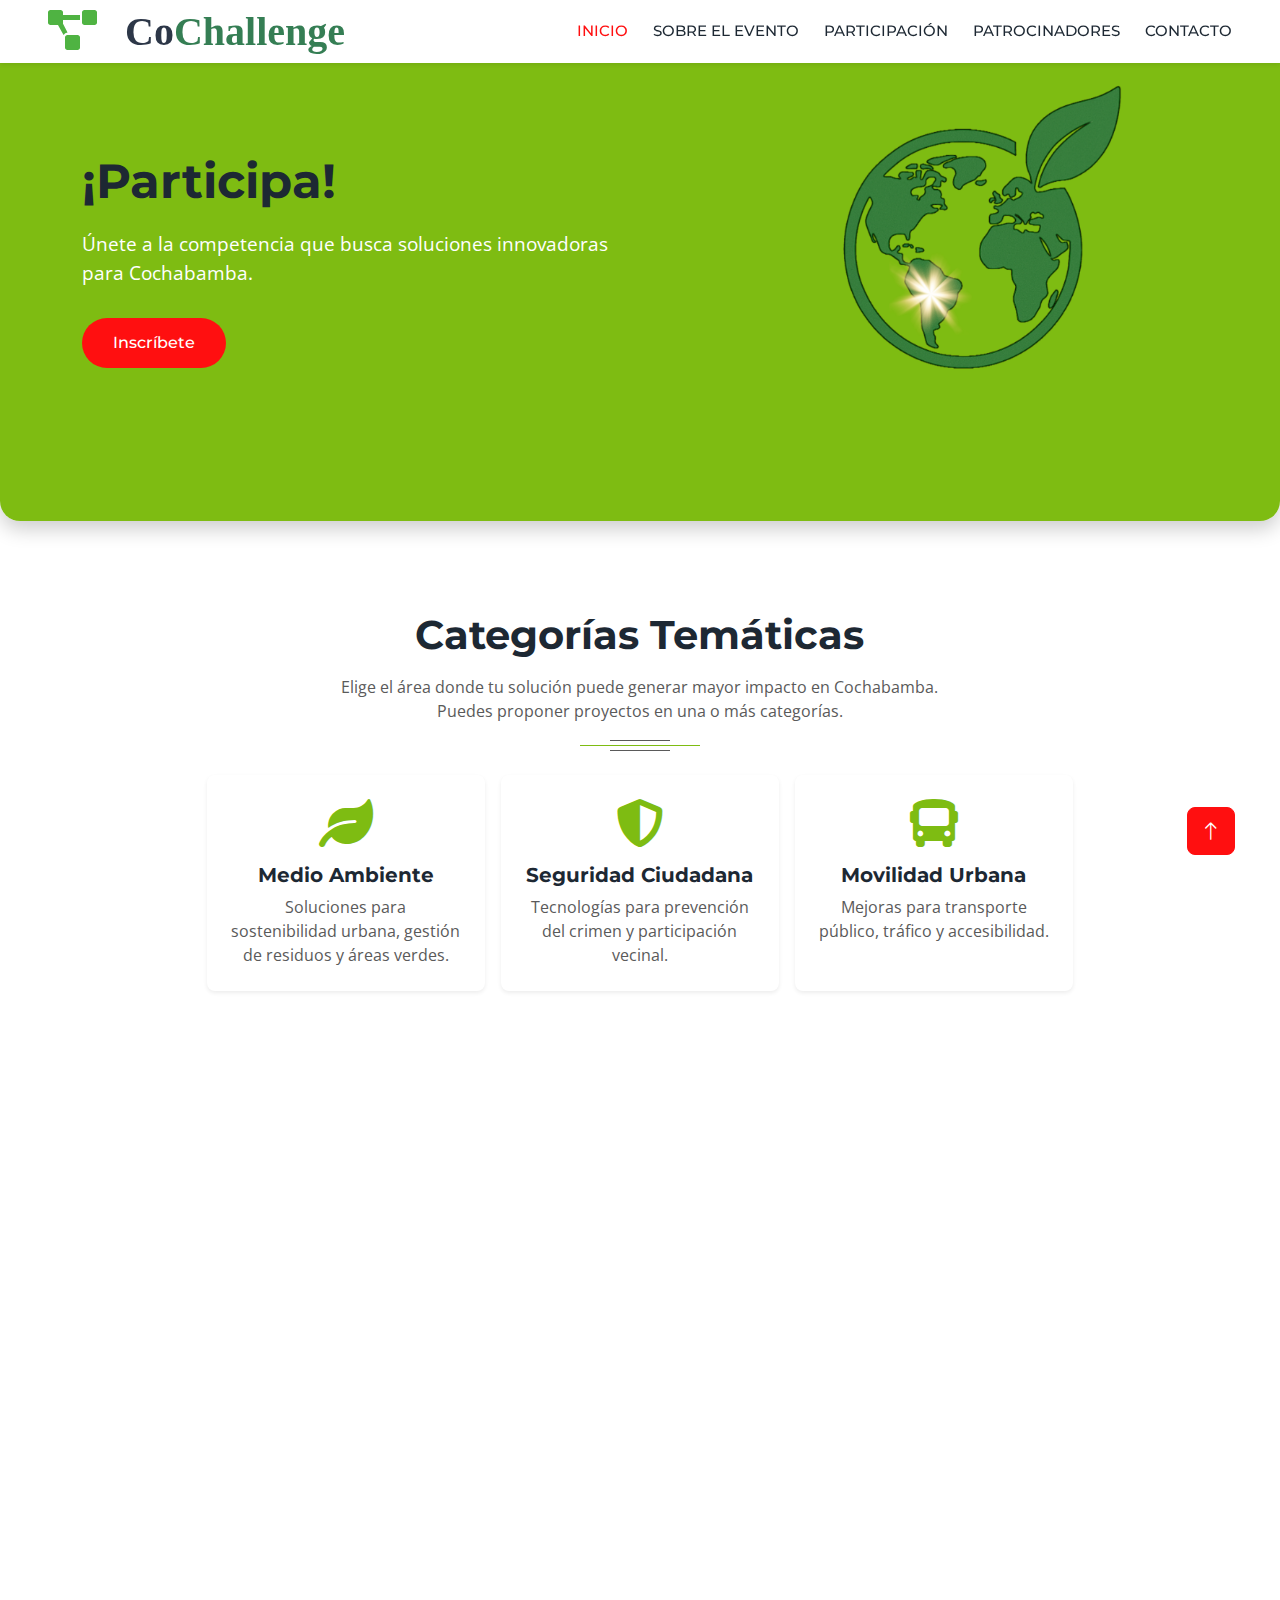
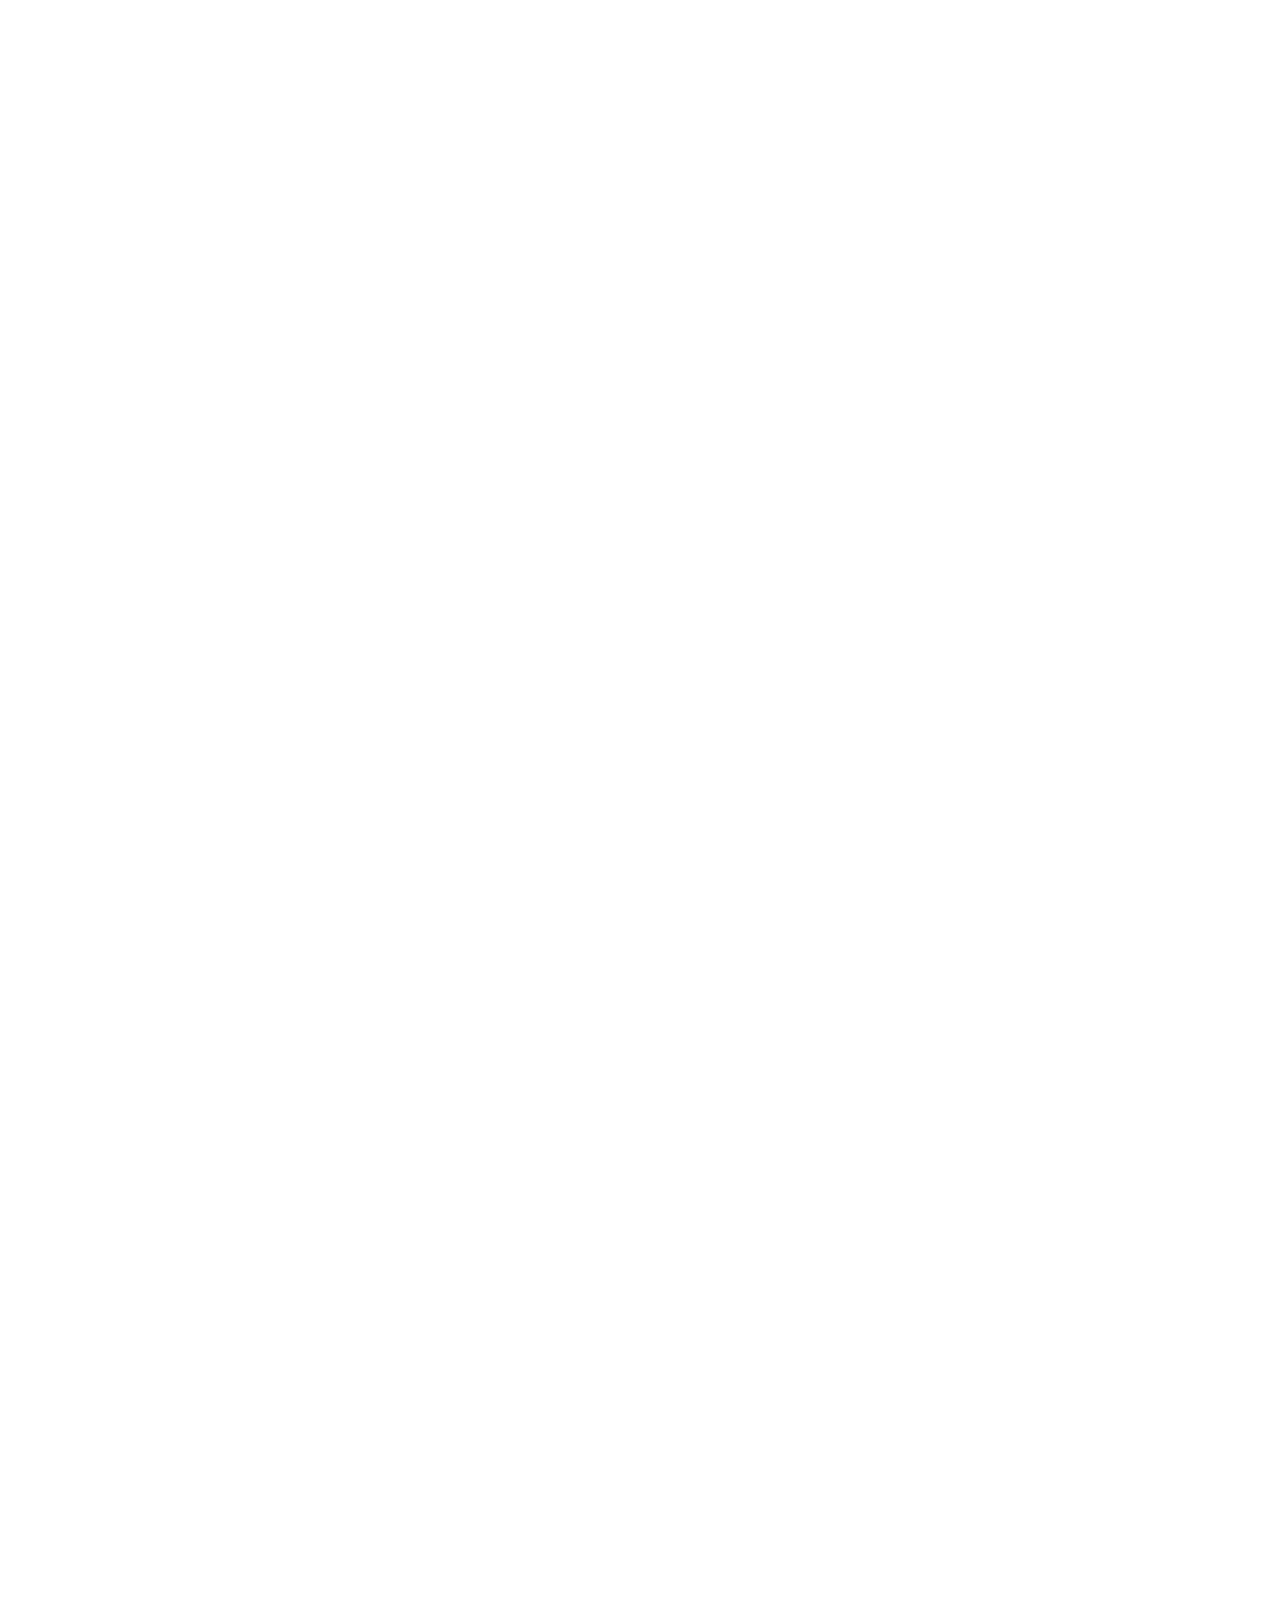
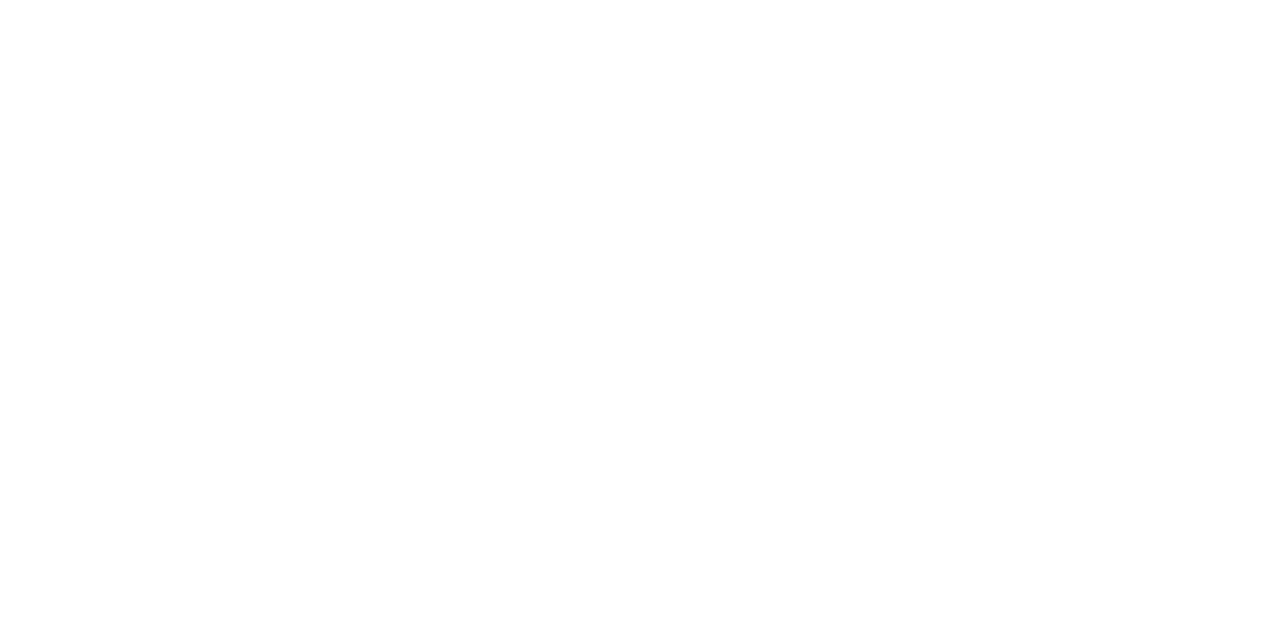
<file: index.html>
<!DOCTYPE html>
<html lang="en">

<head>
    <meta charset="utf-8">
    <title>GreenHost - Web Hosting HTML Template</title>
    <meta name="viewport" content="width=device-width, initial-scale=1">
    <meta content="" name="keywords">
    <meta content="" name="description">

    <!-- Favicon -->
    <link href="img/favicon.ico" rel="icon">

    <!-- Google Web Fonts -->
    <link rel="preconnect" href="https://fonts.googleapis.com">
    <link rel="preconnect" href="https://fonts.gstatic.com" crossorigin>
    <link href="https://fonts.googleapis.com/css2?family=Montserrat:wght@400;500;600;700&family=Open+Sans:wght@400;500;600;700&display=swap" rel="stylesheet">  

    <!-- Icon Font Stylesheet -->
    <link href="https://cdnjs.cloudflare.com/ajax/libs/font-awesome/5.10.0/css/all.min.css" rel="stylesheet">
    <link href="https://cdn.jsdelivr.net/npm/bootstrap-icons@1.4.1/font/bootstrap-icons.css" rel="stylesheet">

    <!-- Libraries Stylesheet -->
    <link href="lib/animate/animate.min.css" rel="stylesheet">
    <link href="lib/owlcarousel/assets/owl.carousel.min.css" rel="stylesheet">

    <!-- Customized Bootstrap Stylesheet -->
    <link href="css/bootstrap.min.css" rel="stylesheet">

    <!-- Template Stylesheet -->
    <link href="css/style.css" rel="stylesheet">
</head>

<body>
    <div class="container-fluid bg-white p-0">


        <!-- Spinner Start -->
        <div id="spinner" class="show bg-white position-fixed translate-middle w-100 vh-100 top-50 start-50 d-flex align-items-center justify-content-center">
            <div class="spinner-border text-primary" style="width: 3rem; height: 3rem;" role="status">
                <span class="sr-only">Loading...</span>
            </div>
        </div>
        <!-- Spinner End -->


        <!-- Navbar & Hero Start -->
        <div class="container-xxl p-0">
            <nav class="navbar navbar-expand-lg navbar-light px-4 px-lg-5 py-3 py-lg-0" >
                <a href="" class="navbar-brand p-0">
                    <h1 class="m-0">
                        <i class="fas fa-project-diagram me-3" style="color: #4fb342;"></i>
                        <span style="font-family: 'Exo 2'; color: #2D3748;">Co<span style="color: #357e54;">Challenge</span></span>
                      </h1>
                    <!-- <img src="img/logo.png" alt="Logo"> -->
                </a>
                <button class="navbar-toggler" type="button" data-bs-toggle="collapse" data-bs-target="#navbarCollapse">
                    <span class="fa fa-bars"></span>
                </button>
                <div class="collapse navbar-collapse" id="navbarCollapse">
                    <div class="navbar-nav ms-auto py-0" >
                        <a href="index.html" class="nav-item nav-link active">Inicio</a>
                        <a href="pages/about.html" class="nav-item nav-link">Sobre el Evento</a>
                        <a href="pages/participacion.html" class="nav-item nav-link">Participación</a>
                        <!-- <a href="pages/categorias.html" class="nav-item nav-link">Categorías</a> -->
                        <a href="pages/patrocinadores.html" class="nav-item nav-link">Patrocinadores</a>
                        <!-- <a href="pages/premios.html" class="nav-item nav-link">Premios</a> -->
                        <a href="pages/contact.html" class="nav-item nav-link">Contacto</a>
                    </div>
                </div>
            </nav>


            
            <section class="hero-section">
                <div class="container">
                  <div class="row align-items-center justify-content-between">
                    <!-- Texto -->
                    <div class="col-lg-6 text-center text-lg-start mb-4 mb-lg-0">
                      <h1 class="hero-title">¡Participa!</h1>
                      <p class="hero-subtitle">Únete a la competencia que busca soluciones innovadoras para Cochabamba.</p>
                      <a href="pages/registro.html" class="btn hero-btn">Inscríbete</a>
                    </div>
              
                    <!-- Imagen -->
                    <div class="col-lg-5 text-center">
                      <img src="img/hero.png" alt="CoChallenge" class="img-fluid hero-img">
                    </div>
                  </div>
                </div>
            </section>
              
            
        </div>
        <!-- Navbar & Hero End -->


        <!-- Full Screen Search Start -->
        <div class="modal fade" id="searchModal" tabindex="-1">
            <div class="modal-dialog modal-fullscreen">
                <div class="modal-content" style="background: rgba(29, 40, 51, 0.8);">
                    <div class="modal-header border-0">
                        <button type="button" class="btn bg-white btn-close" data-bs-dismiss="modal" aria-label="Close"></button>
                    </div>
                    <div class="modal-body d-flex align-items-center justify-content-center">
                        <div class="input-group" style="max-width: 600px;">
                            <input type="text" class="form-control bg-transparent border-light p-3" placeholder="Type search keyword">
                            <button class="btn btn-light px-4"><i class="bi bi-search"></i></button>
                        </div>
                    </div>
                </div>
            </div>
        </div>
        <!-- Full Screen Search End -->


        <!-- Domain Search Start -->
        <div class="container-xxl categories mb-5" style="margin-top: 90px;">
            <div class="container px-lg-5">
                <div class="row justify-content-center">
                    <div class="col-lg-10">
                        <div class="section-title position-relative text-center mx-auto mb-4 pb-4 wow fadeInUp" data-wow-delay="0.1s" style="max-width: 600px;">
                            <h1 class="mb-3">Categorías Temáticas</h1>
                            <p class="mb-1">Elige el área donde tu solución puede generar mayor impacto en Cochabamba. Puedes proponer proyectos en una o más categorías.</p>
                        </div>
                        <div class="row g-3 wow fadeInUp" data-wow-delay="0.3s">
                            <!-- Categoría 1 -->
                            <div class="col-lg-4 col-md-6">
                                <div class="card h-100 border-0 shadow-sm">
                                    <div class="card-body text-center p-4">
                                        <i class="fa fa-leaf fa-3x text-primary mb-3"></i>
                                        <h5 class="fw-bold mb-2">Medio Ambiente</h5>
                                        <p class="mb-0">Soluciones para sostenibilidad urbana, gestión de residuos y áreas verdes.</p>
                                    </div>
                                </div>
                            </div>
                            
                            <!-- Categoría 2 -->
                            <div class="col-lg-4 col-md-6">
                                <div class="card h-100 border-0 shadow-sm">
                                    <div class="card-body text-center p-4">
                                        <i class="fa fa-shield-alt fa-3x text-primary mb-3"></i>
                                        <h5 class="fw-bold mb-2">Seguridad Ciudadana</h5>
                                        <p class="mb-0">Tecnologías para prevención del crimen y participación vecinal.</p>
                                    </div>
                                </div>
                            </div>
                            
                            <!-- Categoría 3 -->
                            <div class="col-lg-4 col-md-6">
                                <div class="card h-100 border-0 shadow-sm">
                                    <div class="card-body text-center p-4">
                                        <i class="fa fa-bus fa-3x text-primary mb-3"></i>
                                        <h5 class="fw-bold mb-2">Movilidad Urbana</h5>
                                        <p class="mb-0">Mejoras para transporte público, tráfico y accesibilidad.</p>
                                    </div>
                                </div>
                            </div>
                            
                            <!-- Más categorías... -->
                        </div>
                    </div>
                </div>
            </div>
        </div>
        <!-- Domain Search End -->

        <!-- About Start -->
        <div class="container-xxl py-5" id="about">
            <div class="container px-lg-5">
                <div class="row g-5 align-items-center">
                    <div class="col-lg-7 wow fadeInUp" data-wow-delay="0.1s">
                        <div class="section-title position-relative mb-4 pb-4">
                            <h1 class="mb-2">¿Qué es CoCHAllenge?</h1>
                        </div>
                        <p class="mb-4">La Hackathon CoCHAllenge es una iniciativa que busca reunir a mentes creativas para desarrollar soluciones tecnológicas y sociales que resuelvan problemas reales de Cochabamba. Durante 24 horas de trabajo intensivo, equipos multidisciplinarios competirán por crear las propuestas más innovadoras.</p>
                        
                        <div class="row g-3">
                            <div class="col-sm-4 wow fadeIn" data-wow-delay="0.1s">
                                <div class="bg-light rounded text-center p-4">
                                    <i class="fa fa-calendar-alt fa-2x text-primary mb-2"></i>
                                    <h2 class="mb-1">17-18</h2>
                                    <p class="mb-0">Mayo 2025</p>
                                </div>
                            </div>
                            <div class="col-sm-4 wow fadeIn" data-wow-delay="0.3s">
                                <div class="bg-light rounded text-center p-4">
                                    <i class="fa fa-map-marker-alt fa-2x text-primary mb-2"></i>
                                    <h2 class="mb-1">UNIVALLE</h2>
                                    <p class="mb-0">Cochabamba</p>
                                </div>
                            </div>
                            <div class="col-sm-4 wow fadeIn" data-wow-delay="0.5s">
                                <div class="bg-light rounded text-center p-4">
                                    <i class="fa fa-users fa-2x text-primary mb-2"></i>
                                    <h2 class="mb-1">5</h2>
                                    <p class="mb-0">Miembros por equipo</p>
                                </div>
                            </div>
                        </div>
                        
                        <a href="pages/participacion.html" class="btn btn-primary mt-4 py-2 px-4">Cómo Participar</a>
                    </div>
                    <div class="col-lg-5">
                        <img class="img-fluid wow zoomIn" data-wow-delay="0.5s" src="img/hackathon-team.jpg" alt="Equipo trabajando en hackathon">
                    </div>
                </div>
            </div>
        </div>
        <!-- About End -->

        <!-- Pricing Start -->
        <div class="container-xxl py-5" id="modalidades">
            <div class="container px-lg-5">
                <div class="section-title position-relative text-center mx-auto mb-5 pb-4 wow fadeInUp" data-wow-delay="0.1s" style="max-width: 600px;">
                    <h1 class="mb-3">Modalidades de Participación</h1>
                    <p class="mb-1">Elige el formato que mejor se adapte a tu proyecto y disponibilidad</p>
                </div>
                <div class="row gy-5 gx-4">
                    <!-- Modalidad 1: Hackathon Clásica -->
                    <div class="col-lg-6 col-md-6 wow fadeInUp" data-wow-delay="0.2s">
                        <div class="position-relative shadow rounded border-top border-5 border-secondary">
                            <div class="d-flex align-items-center justify-content-center position-absolute top-0 start-50 translate-middle bg-secondary rounded-circle" style="width: 45px; height: 45px; margin-top: -3px;">
                                <i class="fa fa-clock text-white"></i>
                            </div>
                            <div class="text-center border-bottom p-4 pt-5">
                                <h4 class="fw-bold">Hackathon Intensiva</h4>
                                <p class="mb-0">24 horas continuas de desarrollo (17-18 mayo)</p>
                            </div>
                            <div class="text-center border-bottom p-4">
                                <p class="text-primary mb-1">Para equipos ágiles</p>
                                <h1 class="mb-3" style="color: #6c757d;">
                                    <small class="align-top" style="font-size: 22px; line-height: 45px;"></small>Clásic<small class="align-bottom" style="font-size: 16px; line-height: 40px;"> si quieres algo sencillo</small>
                                </h1>
                                <a class="btn btn-secondary px-4 py-2" href="#registro">Inscribirse</a>
                            </div>
                            <div class="p-4">
                                <p class="border-bottom pb-3"><i class="fa fa-check text-primary me-3"></i>Trabajo presencial en UNIVALLE</p>
                                <p class="border-bottom pb-3"><i class="fa fa-check text-primary me-3"></i>Mentoría técnica en tiempo real</p>
                                <p class="border-bottom pb-3"><i class="fa fa-check text-primary me-3"></i>Ambiente colaborativo</p>
                                <p class="border-bottom pb-3"><i class="fa fa-check text-primary me-3"></i>Trabajo Presencial</p>
                                <p class="border-bottom pb-3"><i class="fa fa-check text-primary me-3"></i>Premios inmediatos</p>
                                <p class="border-bottom pb-3"><i class="fa fa-check text-primary me-3"></i>Posibilidad de incubación</p>
                                <p class="border-bottom pb-3"><i class="fa fa-check text-primary me-3"></i>Certificación oficial</p>
                                <p class="mb-0"><i class="fa fa-check text-primary me-3"></i>Presentación ante autoridades municipales</p>
                            </div>
                        </div>
                    </div>
        
                    <!-- Modalidad 2: Modalidad Extendida -->
                    <div class="col-lg-6 col-md-6 wow fadeInUp" data-wow-delay="0.4s">
                        <div class="position-relative shadow rounded border-top border-5 border-primary">
                            <div class="d-flex align-items-center justify-content-center position-absolute top-0 start-50 translate-middle bg-primary rounded-circle" style="width: 45px; height: 45px; margin-top: -3px;">
                                <i class="fa fa-calendar-alt text-white"></i>
                            </div>
                            <div class="text-center border-bottom p-4 pt-5">
                                <h4 class="fw-bold">Modalidad Extendida</h4>
                                <p class="mb-0">18 días de desarrollo (1-18 mayo)</p>
                            </div>
                            <div class="text-center border-bottom p-4">
                                <p class="text-primary mb-1">Para proyectos más elaborados</p>
                                <h1 class="mb-3" style="color: #0d6efd;">
                                    <small class="align-top" style="font-size: 22px; line-height: 45px;"></small>Modo Deep Dive<small class="align-bottom" style="font-size: 16px; line-height: 40px;"> se enfoca en proyectos más elaborados</small>
                                </h1>
                                <a class="btn btn-primary px-4 py-2" href="pages/registro.html">Inscribirse</a>
                            </div>
                            <div class="p-4">
                                <p class="border-bottom pb-3"><i class="fa fa-check text-primary me-3"></i>Desarrollo remoto/presencial flexible</p>
                                <p class="border-bottom pb-3"><i class="fa fa-check text-primary me-3"></i>Tiempo para investigación y prototipado</p>
                                <p class="border-bottom pb-3"><i class="fa fa-check text-primary me-3"></i>Evaluación con puntaje adicional</p>
                                <p class="border-bottom pb-3"><i class="fa fa-check text-primary me-3"></i>Premios inmediatos</p>
                                <p class="border-bottom pb-3"><i class="fa fa-check text-primary me-3"></i>Posibilidad de incubación</p>
                                <p class="border-bottom pb-3"><i class="fa fa-check text-primary me-3"></i>Certificación oficial</p>
                                <p class="mb-0"><i class="fa fa-check text-primary me-3"></i>Presentación ante autoridades municipales</p>
                            </div>
                        </div>
                    </div>
                </div>
            </div>
        </div>
        <!-- Pricing End -->



        <!-- Patrocinadores Start -->
            <div class="container-xxl py-5">
                <div class="container px-lg-5">
                    <div class="section-title position-relative text-center mx-auto mb-5 pb-4 wow fadeInUp" data-wow-delay="0.1s" style="max-width: 600px;">
                        <h1 class="mb-3">Patrocinadores</h1>
                        <p class="mb-1">Este evento llega gracias a...</p>
                    </div>
                    <div class="row g-4 justify-content-center">
                        <!-- Patrocinador 1 -->
                        <div class="col-lg-3 col-md-6 wow fadeInUp" data-wow-delay="0.1s">
                            <div class="team-item border-top border-5 border-primary rounded shadow overflow-hidden">
                                <div class="text-center p-4">
                                    <img class="img-fluid rounded-circle mb-4" src="img/team-1.jpg" alt="">
                                    <h5 class="fw-bold mb-1">Nombre 1</h5>
                                    <small>Empresa 1</small>
                                </div>
                            </div>
                        </div>
                        <!-- Patrocinador 2 -->
                        <div class="col-lg-3 col-md-6 wow fadeInUp" data-wow-delay="0.3s">
                            <div class="team-item border-top border-5 border-primary rounded shadow overflow-hidden">
                                <div class="text-center p-4">
                                    <img class="img-fluid rounded-circle mb-4" src="img/team-2.jpg" alt="">
                                    <h5 class="fw-bold mb-1">Nombre 2</h5>
                                    <small>Empresa 2</small>
                                </div>
                            </div>
                        </div>
                        <!-- Botón Ver Más -->
                        <div class="col-lg-3 col-md-6 wow fadeInUp d-flex align-items-center justify-content-center" data-wow-delay="0.5s">
                            <a href="pages/patrocinadores.html" class="btn btn-primary py-3 px-4 rounded-pill">Ver más</a>
                        </div>
                    </div>
                </div>
            </div>
            <!-- Patrocinadores End -->
        

        <!-- Footer Start -->
        <div class="container-fluid bg-primary text-white footer mt-5 pt-5 wow fadeIn section-content" data-wow-delay="0.1s">
            <div class="container py-5 px-lg-5">
                <div class="row gy-5 gx-4 pt-5">
                    
        
                    <div class="col-lg-5 col-md-12">
                        <div class="row gy-5 g-4">
                            <div class="col-md-6">
                                <h5 class="fw-bold text-white mb-4">Hackathon CoCHAllenge</h5>
                                <a class="btn btn-link" href="pages/about.html">Sobre el Evento</a>
                                <a class="btn btn-link" href="pages/participacion.html">Participación</a>
                                <!-- <a class="btn btn-link" href="pages/categorias.html">Categorías</a> -->
                                <a class="btn btn-link" href="pages/cronograma.html">Cronograma</a>
                                <a class="btn btn-link" href="pages/contact.html">Contacto</a>
                            </div>
                            <div class="col-md-6">
                                <h5 class="fw-bold text-white mb-4">Secciones</h5>
                                <!-- <a class="btn btn-link" href="pages/premios.html">Premios</a> -->
                                <a class="btn btn-link" href="pages/registro.html">Registro</a>
                                <a class="btn btn-link" href="#">Reglamento</a>
                                <a class="btn btn-link" href="#">FAQs</a>
                            </div>
                        </div>
                    </div>
        
                    <div class="col-md-6 col-lg-3">
                        <h5 class="fw-bold text-white mb-4">Contáctanos</h5>
                        <p class="mb-2"><i class="fa fa-phone-alt me-3"></i>+591 79332300</p>
                        <p class="mb-2"><i class="fa fa-envelope me-3"></i>cochallenge@hermesoft.com</p>
                        <div class="d-flex pt-2">
                            <a class="btn btn-outline-light btn-social" href="#"><i class="fab fa-twitter"></i></a>
                            <a class="btn btn-outline-light btn-social" href="#"><i class="fab fa-facebook-f"></i></a>
                            <a class="btn btn-outline-light btn-social" href="#"><i class="fab fa-instagram"></i></a>
                            <a class="btn btn-outline-light btn-social" href="#"><i class="fab fa-linkedin-in"></i></a>
                        </div>
                    </div>
        
                    
                </div>
            </div>
        
            <div class="container px-lg-5">
                <div class="copyright">
                    <div class="row">
                        <div class="col-md-6 text-center text-md-start mb-3 mb-md-0">
                            &copy; <a class="border-bottom" href="#">Hackathon CoCHAllenge</a>, Todos los derechos reservados. 
                            Diseñado por tu equipo de desarrollo.
                        </div>
                        <div class="col-md-6 text-center text-md-end">
                            <div class="footer-menu">
                                <a href="../index.html">Inicio</a>
                                <a href="#">Cookies</a>
                                <a href="#">Ayuda</a>
                                <a href="#">FAQs</a>
                            </div>
                        </div>
                    </div>
                </div>
            </div>
        </div>
        <!-- Footer End -->


        <!-- Back to Top -->
        <a href="#" class="btn btn-lg btn-secondary btn-lg-square back-to-top"><i class="bi bi-arrow-up"></i></a>
    </div>

    <!-- JavaScript Libraries -->
    <script src="https://code.jquery.com/jquery-3.4.1.min.js"></script>
    <script src="https://cdn.jsdelivr.net/npm/bootstrap@5.0.0/dist/js/bootstrap.bundle.min.js"></script>
    <script src="lib/wow/wow.min.js"></script>
    <script src="lib/easing/easing.min.js"></script>
    <script src="lib/waypoints/waypoints.min.js"></script>
    <script src="lib/counterup/counterup.min.js"></script>
    <script src="lib/owlcarousel/owl.carousel.min.js"></script>

    <!-- Template Javascript -->
    <script src="js/main.js"></script>
</body>

</html>
</file>
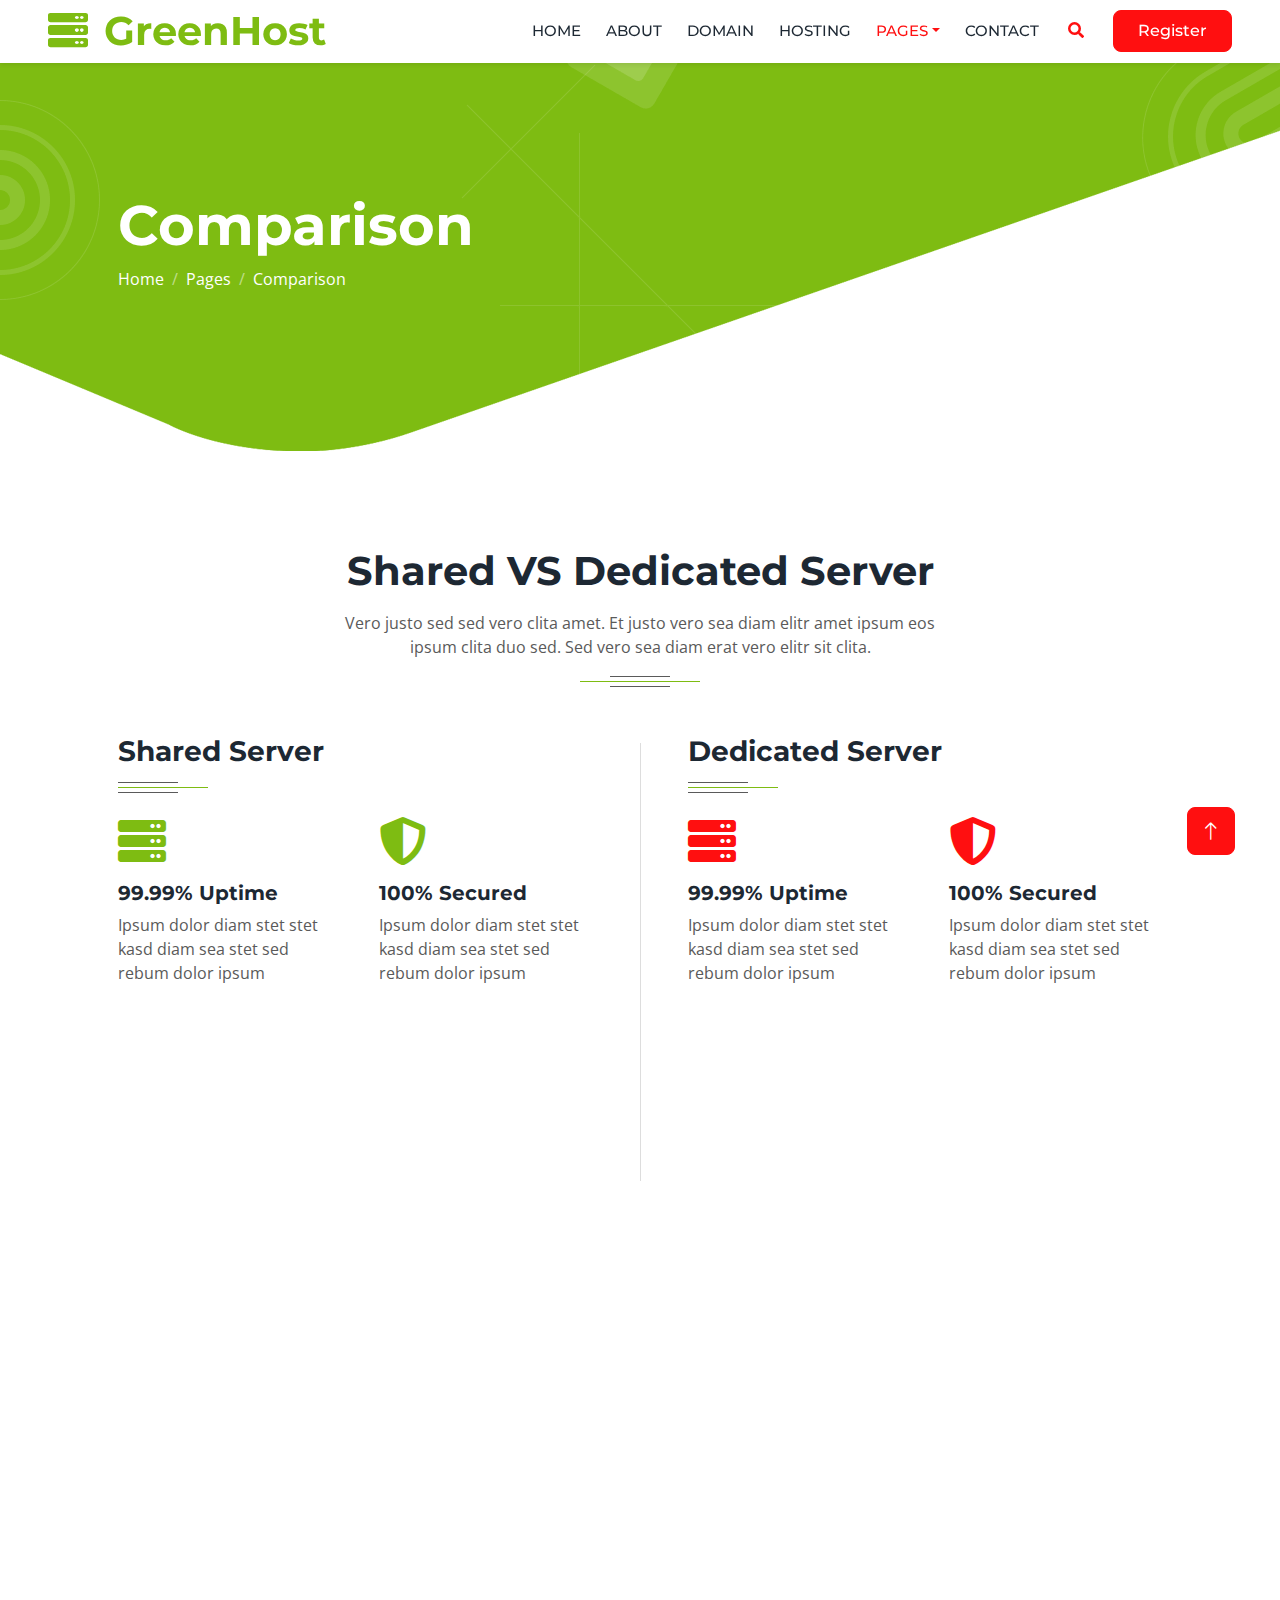
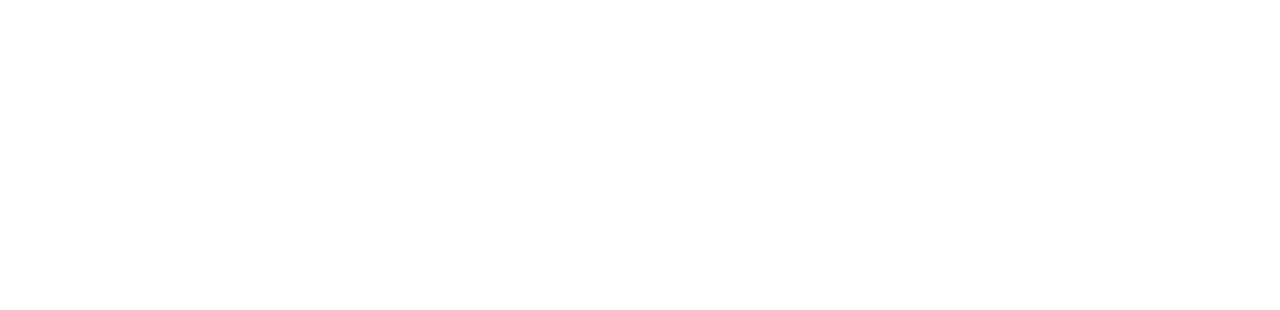
<file: comparison.html>
<!DOCTYPE html>
<html lang="en">

<head>
    <meta charset="utf-8">
    <title>GreenHost - Web Hosting HTML Template</title>
    <meta content="width=device-width, initial-scale=1.0" name="viewport">
    <meta content="" name="keywords">
    <meta content="" name="description">

    <!-- Favicon -->
    <link href="img/favicon.ico" rel="icon">

    <!-- Google Web Fonts -->
    <link rel="preconnect" href="https://fonts.googleapis.com">
    <link rel="preconnect" href="https://fonts.gstatic.com" crossorigin>
    <link href="https://fonts.googleapis.com/css2?family=Montserrat:wght@400;500;600;700&family=Open+Sans:wght@400;500;600;700&display=swap" rel="stylesheet">  

    <!-- Icon Font Stylesheet -->
    <link href="https://cdnjs.cloudflare.com/ajax/libs/font-awesome/5.10.0/css/all.min.css" rel="stylesheet">
    <link href="https://cdn.jsdelivr.net/npm/bootstrap-icons@1.4.1/font/bootstrap-icons.css" rel="stylesheet">

    <!-- Libraries Stylesheet -->
    <link href="lib/animate/animate.min.css" rel="stylesheet">
    <link href="lib/owlcarousel/assets/owl.carousel.min.css" rel="stylesheet">

    <!-- Customized Bootstrap Stylesheet -->
    <link href="css/bootstrap.min.css" rel="stylesheet">

    <!-- Template Stylesheet -->
    <link href="css/style.css" rel="stylesheet">
</head>

<body>
    <div class="container-xxl bg-white p-0">
        <!-- Spinner Start -->
        <div id="spinner" class="show bg-white position-fixed translate-middle w-100 vh-100 top-50 start-50 d-flex align-items-center justify-content-center">
            <div class="spinner-border text-primary" style="width: 3rem; height: 3rem;" role="status">
                <span class="sr-only">Loading...</span>
            </div>
        </div>
        <!-- Spinner End -->


        <!-- Navbar & Hero Start -->
        <div class="container-xxl position-relative p-0">
            <nav class="navbar navbar-expand-lg navbar-light px-4 px-lg-5 py-3 py-lg-0">
                <a href="" class="navbar-brand p-0">
                    <h1 class="m-0"><i class="fa fa-server me-3"></i>GreenHost</h1>
                    <!-- <img src="img/logo.png" alt="Logo"> -->
                </a>
                <button class="navbar-toggler" type="button" data-bs-toggle="collapse" data-bs-target="#navbarCollapse">
                    <span class="fa fa-bars"></span>
                </button>
                <div class="collapse navbar-collapse" id="navbarCollapse">
                    <div class="navbar-nav ms-auto py-0">
                        <a href="index.html" class="nav-item nav-link">Home</a>
                        <a href="about.html" class="nav-item nav-link">About</a>
                        <a href="domain.html" class="nav-item nav-link">Domain</a>
                        <a href="hosting.html" class="nav-item nav-link">Hosting</a>
                        <div class="nav-item dropdown">
                            <a href="#" class="nav-link dropdown-toggle active" data-bs-toggle="dropdown">Pages</a>
                            <div class="dropdown-menu m-0">
                                <a href="team.html" class="dropdown-item">Our Team</a>
                                <a href="testimonial.html" class="dropdown-item">Testimonial</a>
                                <a href="comparison.html" class="dropdown-item active">Comparison</a>
                            </div>
                        </div>
                        <a href="contact.html" class="nav-item nav-link">Contact</a>
                    </div>
                    <butaton type="button" class="btn text-secondary ms-3" data-bs-toggle="modal" data-bs-target="#searchModal"><i class="fa fa-search"></i></butaton>
                    <a href="" class="btn btn-secondary py-2 px-4 ms-3">Register</a>
                </div>
            </nav>

            <div class="container-xxl py-5 bg-primary hero-header mb-5">
                <div class="container my-5 py-5 px-lg-5">
                    <div class="row g-5 pt-5">
                        <div class="col-12 text-center text-lg-start">
                            <h1 class="display-4 text-white animated slideInLeft">Comparison</h1>
                            <nav aria-label="breadcrumb">
                                <ol class="breadcrumb justify-content-center justify-content-lg-start animated slideInLeft">
                                    <li class="breadcrumb-item"><a class="text-white" href="#">Home</a></li>
                                    <li class="breadcrumb-item"><a class="text-white" href="#">Pages</a></li>
                                    <li class="breadcrumb-item text-white active" aria-current="page">Comparison</li>
                                </ol>
                            </nav>
                        </div>
                    </div>
                </div>
            </div>
        </div>
        <!-- Navbar & Hero End -->


        <!-- Full Screen Search Start -->
        <div class="modal fade" id="searchModal" tabindex="-1">
            <div class="modal-dialog modal-fullscreen">
                <div class="modal-content" style="background: rgba(29, 40, 51, 0.8);">
                    <div class="modal-header border-0">
                        <button type="button" class="btn bg-white btn-close" data-bs-dismiss="modal" aria-label="Close"></button>
                    </div>
                    <div class="modal-body d-flex align-items-center justify-content-center">
                        <div class="input-group" style="max-width: 600px;">
                            <input type="text" class="form-control bg-transparent border-light p-3" placeholder="Type search keyword">
                            <button class="btn btn-light px-4"><i class="bi bi-search"></i></button>
                        </div>
                    </div>
                </div>
            </div>
        </div>
        <!-- Full Screen Search End -->


        <!-- Comparison Start -->
        <div class="container-xxl py-5">
            <div class="container px-lg-5">
                <div class="section-title position-relative text-center mx-auto mb-5 pb-4 wow fadeInUp" data-wow-delay="0.1s" style="max-width: 600px;">
                    <h1 class="mb-3">Shared VS Dedicated Server</h1>
                    <p class="mb-1">Vero justo sed sed vero clita amet. Et justo vero sea diam elitr amet ipsum eos
                        ipsum clita duo sed. Sed vero sea diam erat vero elitr sit clita.</p>
                </div>
                <div class="row g-5 comparison position-relative">
                    <div class="col-lg-6 pe-lg-5">
                        <div class="section-title position-relative mx-auto mb-4 pb-4">
                            <h3 class="fw-bold mb-0">Shared Server</h3>
                        </div>
                        <div class="row gy-3 gx-5">
                            <div class="col-sm-6 wow fadeIn" data-wow-delay="0.1s">
                                <i class="fa fa-server fa-3x text-primary mb-3"></i>
                                <h5 class="fw-bold">99.99% Uptime</h5>
                                <p>Ipsum dolor diam stet stet kasd diam sea stet sed rebum dolor ipsum</p>
                            </div>
                            <div class="col-sm-6 wow fadeIn" data-wow-delay="0.3s">
                                <i class="fa fa-shield-alt fa-3x text-primary mb-3"></i>
                                <h5 class="fw-bold">100% Secured</h5>
                                <p>Ipsum dolor diam stet stet kasd diam sea stet sed rebum dolor ipsum</p>
                            </div>
                            <div class="col-sm-6 wow fadeIn" data-wow-delay="0.5s">
                                <i class="fa fa-cog fa-3x text-primary mb-3"></i>
                                <h5 class="fw-bold">Control Panel</h5>
                                <p>Ipsum dolor diam stet stet kasd diam sea stet sed rebum dolor ipsum</p>
                            </div>
                            <div class="col-sm-6 wow fadeIn" data-wow-delay="0.7s">
                                <i class="fa fa-headset fa-3x text-primary mb-3"></i>
                                <h5 class="fw-bold">24/7 Support</h5>
                                <p>Ipsum dolor diam stet stet kasd diam sea stet sed rebum dolor ipsum</p>
                            </div>
                        </div>
                    </div>
                    <div class="col-lg-6 ps-lg-5">
                        <div class="section-title position-relative mx-auto mb-4 pb-4">
                            <h3 class="fw-bold mb-0">Dedicated Server</h3>
                        </div>
                        <div class="row gy-3 gx-5">
                            <div class="col-sm-6 wow fadeIn" data-wow-delay="0.1s">
                                <i class="fa fa-server fa-3x text-secondary mb-3"></i>
                                <h5 class="fw-bold">99.99% Uptime</h5>
                                <p>Ipsum dolor diam stet stet kasd diam sea stet sed rebum dolor ipsum</p>
                            </div>
                            <div class="col-sm-6 wow fadeIn" data-wow-delay="0.3s">
                                <i class="fa fa-shield-alt fa-3x text-secondary mb-3"></i>
                                <h5 class="fw-bold">100% Secured</h5>
                                <p>Ipsum dolor diam stet stet kasd diam sea stet sed rebum dolor ipsum</p>
                            </div>
                            <div class="col-sm-6 wow fadeIn" data-wow-delay="0.5s">
                                <i class="fa fa-cog fa-3x text-secondary mb-3"></i>
                                <h5 class="fw-bold">Control Panel</h5>
                                <p>Ipsum dolor diam stet stet kasd diam sea stet sed rebum dolor ipsum</p>
                            </div>
                            <div class="col-sm-6 wow fadeIn" data-wow-delay="0.7s">
                                <i class="fa fa-headset fa-3x text-secondary mb-3"></i>
                                <h5 class="fw-bold">24/7 Support</h5>
                                <p>Ipsum dolor diam stet stet kasd diam sea stet sed rebum dolor ipsum</p>
                            </div>
                        </div>
                    </div>
                </div>
            </div>
        </div>
        <!-- Comparison Start -->
        

        <!-- Footer Start -->
        <div class="container-fluid bg-primary text-white footer mt-5 pt-5 wow fadeIn" data-wow-delay="0.1s">
            <div class="container py-5 px-lg-5">
                <div class="row gy-5 gx-4 pt-5">
                    <div class="col-12">
                        <h5 class="fw-bold text-white mb-4">Subscribe Our Newsletter</h5>
                        <div class="position-relative" style="max-width: 400px;">
                            <input class="form-control bg-white border-0 w-100 py-3 ps-4 pe-5" type="text" placeholder="Enter your email">
                            <button type="button" class="btn btn-primary py-2 px-3 position-absolute top-0 end-0 mt-2 me-2">Submit</button>
                        </div>
                    </div>
                    <div class="col-lg-5 col-md-12">
                        <div class="row gy-5 g-4">
                            <div class="col-md-6">
                                <h5 class="fw-bold text-white mb-4">About Us</h5>
                                <a class="btn btn-link" href="">About Us</a>
                                <a class="btn btn-link" href="">Contact Us</a>
                                <a class="btn btn-link" href="">Privacy Policy</a>
                                <a class="btn btn-link" href="">Terms & Condition</a>
                                <a class="btn btn-link" href="">Support</a>
                            </div>
                            <div class="col-md-6">
                                <h5 class="fw-bold text-white mb-4">Our Services</h5>
                                <a class="btn btn-link" href="">Domain Register</a>
                                <a class="btn btn-link" href="">Shared Hosting</a>
                                <a class="btn btn-link" href="">VPS Hosting</a>
                                <a class="btn btn-link" href="">Dedicated Hosting</a>
                                <a class="btn btn-link" href="">Reseller Hosting</a>
                            </div>
                        </div>
                    </div>
                    <div class="col-md-6 col-lg-3">
                        <h5 class="fw-bold text-white mb-4">Get In Touch</h5>
                        <p class="mb-2"><i class="fa fa-map-marker-alt me-3"></i>123 Street, New York, USA</p>
                        <p class="mb-2"><i class="fa fa-phone-alt me-3"></i>+012 345 67890</p>
                        <p class="mb-2"><i class="fa fa-envelope me-3"></i>info@example.com</p>
                        <div class="d-flex pt-2">
                            <a class="btn btn-outline-light btn-social" href=""><i class="fab fa-twitter"></i></a>
                            <a class="btn btn-outline-light btn-social" href=""><i class="fab fa-facebook-f"></i></a>
                            <a class="btn btn-outline-light btn-social" href=""><i class="fab fa-youtube"></i></a>
                            <a class="btn btn-outline-light btn-social" href=""><i class="fab fa-linkedin-in"></i></a>
                        </div>
                    </div>
                    <div class="col-md-6 col-lg-4 mt-lg-n5">
                        <div class="bg-light rounded" style="padding: 30px;">
                            <input type="text" class="form-control border-0 py-2 mb-2" placeholder="Name">
                            <input type="email" class="form-control border-0 py-2 mb-2" placeholder="Email">
                            <textarea class="form-control border-0 mb-2" rows="2" placeholder="Message"></textarea>
                            <button class="btn btn-primary w-100 py-2">Send Message</button>
                        </div>
                    </div>
                </div>
            </div>
            <div class="container px-lg-5">
                <div class="copyright">
                    <div class="row">
                        <div class="col-md-6 text-center text-md-start mb-3 mb-md-0">
                            &copy; <a class="border-bottom" href="#">Your Site Name</a>, All Right Reserved. 
							
							<!--/*** This template is free as long as you keep the footer author’s credit link/attribution link/backlink. If you'd like to use the template without the footer author’s credit link/attribution link/backlink, you can purchase the Credit Removal License from "https://htmlcodex.com/credit-removal". Thank you for your support. ***/-->
							Designed By <a class="border-bottom" href="https://htmlcodex.com">HTML Codex</a>
                        </div>
                        <div class="col-md-6 text-center text-md-end">
                            <div class="footer-menu">
                                <a href="">Home</a>
                                <a href="">Cookies</a>
                                <a href="">Help</a>
                                <a href="">FQAs</a>
                            </div>
                        </div>
                    </div>
                </div>
            </div>
        </div>
        <!-- Footer End -->


        <!-- Back to Top -->
        <a href="#" class="btn btn-lg btn-secondary btn-lg-square back-to-top"><i class="bi bi-arrow-up"></i></a>
    </div>

    <!-- JavaScript Libraries -->
    <script src="https://code.jquery.com/jquery-3.4.1.min.js"></script>
    <script src="https://cdn.jsdelivr.net/npm/bootstrap@5.0.0/dist/js/bootstrap.bundle.min.js"></script>
    <script src="lib/wow/wow.min.js"></script>
    <script src="lib/easing/easing.min.js"></script>
    <script src="lib/waypoints/waypoints.min.js"></script>
    <script src="lib/counterup/counterup.min.js"></script>
    <script src="lib/owlcarousel/owl.carousel.min.js"></script>

    <!-- Template Javascript -->
    <script src="js/main.js"></script>
</body>

</html>
</file>
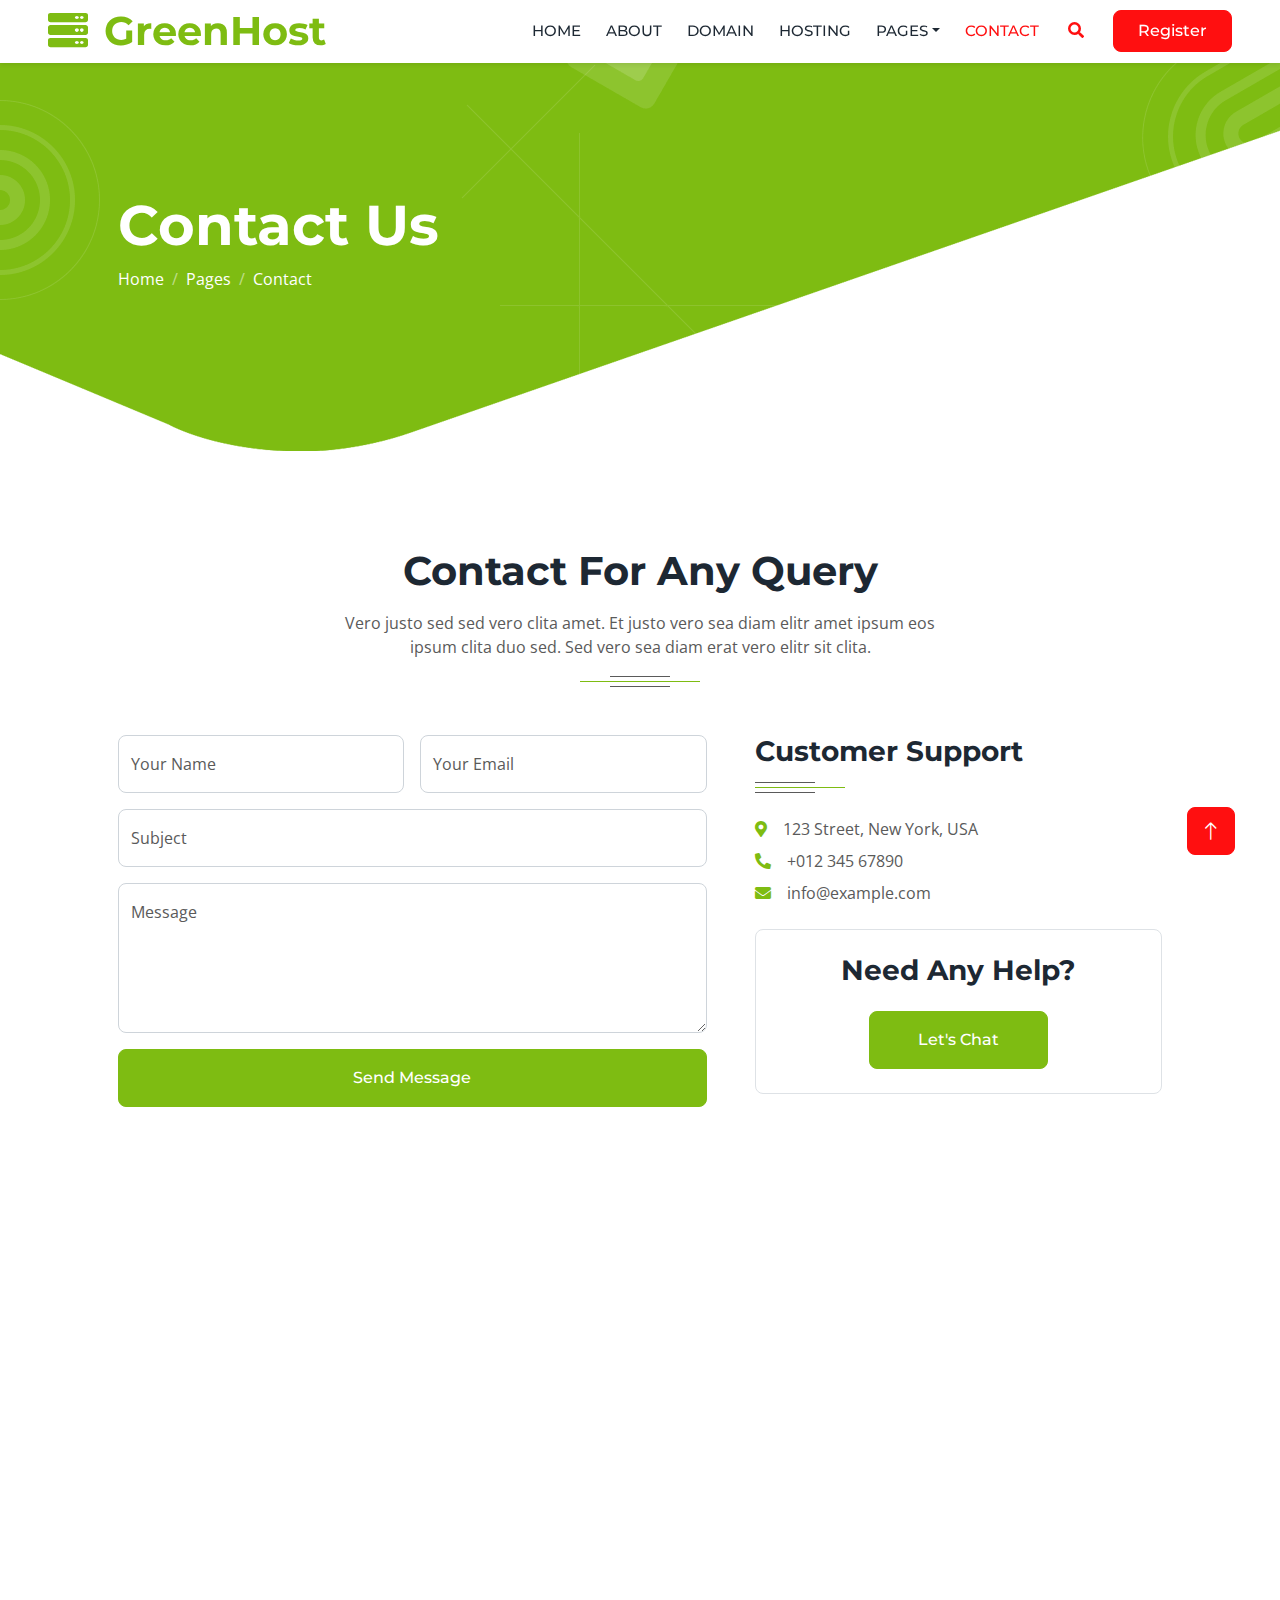
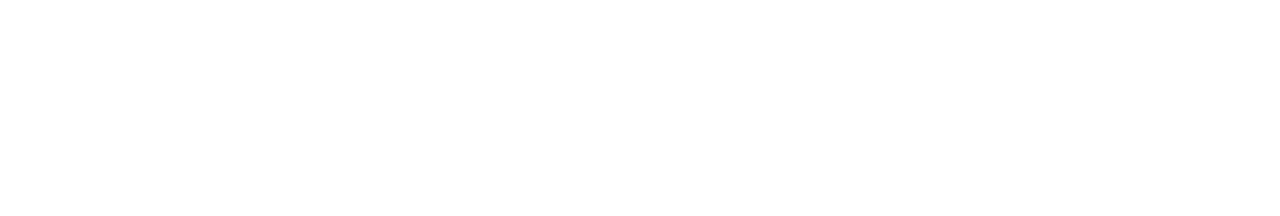
<file: contact.html>
<!DOCTYPE html>
<html lang="en">

<head>
    <meta charset="utf-8">
    <title>GreenHost - Web Hosting HTML Template</title>
    <meta content="width=device-width, initial-scale=1.0" name="viewport">
    <meta content="" name="keywords">
    <meta content="" name="description">

    <!-- Favicon -->
    <link href="img/favicon.ico" rel="icon">

    <!-- Google Web Fonts -->
    <link rel="preconnect" href="https://fonts.googleapis.com">
    <link rel="preconnect" href="https://fonts.gstatic.com" crossorigin>
    <link href="https://fonts.googleapis.com/css2?family=Montserrat:wght@400;500;600;700&family=Open+Sans:wght@400;500;600;700&display=swap" rel="stylesheet">  

    <!-- Icon Font Stylesheet -->
    <link href="https://cdnjs.cloudflare.com/ajax/libs/font-awesome/5.10.0/css/all.min.css" rel="stylesheet">
    <link href="https://cdn.jsdelivr.net/npm/bootstrap-icons@1.4.1/font/bootstrap-icons.css" rel="stylesheet">

    <!-- Libraries Stylesheet -->
    <link href="lib/animate/animate.min.css" rel="stylesheet">
    <link href="lib/owlcarousel/assets/owl.carousel.min.css" rel="stylesheet">

    <!-- Customized Bootstrap Stylesheet -->
    <link href="css/bootstrap.min.css" rel="stylesheet">

    <!-- Template Stylesheet -->
    <link href="css/style.css" rel="stylesheet">
</head>

<body>
    <div class="container-xxl bg-white p-0">
        <!-- Spinner Start -->
        <div id="spinner" class="show bg-white position-fixed translate-middle w-100 vh-100 top-50 start-50 d-flex align-items-center justify-content-center">
            <div class="spinner-border text-primary" style="width: 3rem; height: 3rem;" role="status">
                <span class="sr-only">Loading...</span>
            </div>
        </div>
        <!-- Spinner End -->


        <!-- Navbar & Hero Start -->
        <div class="container-xxl position-relative p-0">
            <nav class="navbar navbar-expand-lg navbar-light px-4 px-lg-5 py-3 py-lg-0">
                <a href="" class="navbar-brand p-0">
                    <h1 class="m-0"><i class="fa fa-server me-3"></i>GreenHost</h1>
                    <!-- <img src="img/logo.png" alt="Logo"> -->
                </a>
                <button class="navbar-toggler" type="button" data-bs-toggle="collapse" data-bs-target="#navbarCollapse">
                    <span class="fa fa-bars"></span>
                </button>
                <div class="collapse navbar-collapse" id="navbarCollapse">
                    <div class="navbar-nav ms-auto py-0">
                        <a href="index.html" class="nav-item nav-link">Home</a>
                        <a href="about.html" class="nav-item nav-link">About</a>
                        <a href="domain.html" class="nav-item nav-link">Domain</a>
                        <a href="hosting.html" class="nav-item nav-link">Hosting</a>
                        <div class="nav-item dropdown">
                            <a href="#" class="nav-link dropdown-toggle" data-bs-toggle="dropdown">Pages</a>
                            <div class="dropdown-menu m-0">
                                <a href="team.html" class="dropdown-item">Our Team</a>
                                <a href="testimonial.html" class="dropdown-item">Testimonial</a>
                                <a href="comparison.html" class="dropdown-item">Comparison</a>
                            </div>
                        </div>
                        <a href="contact.html" class="nav-item nav-link active">Contact</a>
                    </div>
                    <butaton type="button" class="btn text-secondary ms-3" data-bs-toggle="modal" data-bs-target="#searchModal"><i class="fa fa-search"></i></butaton>
                    <a href="" class="btn btn-secondary py-2 px-4 ms-3">Register</a>
                </div>
            </nav>

            <div class="container-xxl py-5 bg-primary hero-header mb-5">
                <div class="container my-5 py-5 px-lg-5">
                    <div class="row g-5 pt-5">
                        <div class="col-12 text-center text-lg-start">
                            <h1 class="display-4 text-white animated slideInLeft">Contact Us</h1>
                            <nav aria-label="breadcrumb">
                                <ol class="breadcrumb justify-content-center justify-content-lg-start animated slideInLeft">
                                    <li class="breadcrumb-item"><a class="text-white" href="#">Home</a></li>
                                    <li class="breadcrumb-item"><a class="text-white" href="#">Pages</a></li>
                                    <li class="breadcrumb-item text-white active" aria-current="page">Contact</li>
                                </ol>
                            </nav>
                        </div>
                    </div>
                </div>
            </div>
        </div>
        <!-- Navbar & Hero End -->


        <!-- Full Screen Search Start -->
        <div class="modal fade" id="searchModal" tabindex="-1">
            <div class="modal-dialog modal-fullscreen">
                <div class="modal-content" style="background: rgba(29, 40, 51, 0.8);">
                    <div class="modal-header border-0">
                        <button type="button" class="btn bg-white btn-close" data-bs-dismiss="modal" aria-label="Close"></button>
                    </div>
                    <div class="modal-body d-flex align-items-center justify-content-center">
                        <div class="input-group" style="max-width: 600px;">
                            <input type="text" class="form-control bg-transparent border-light p-3" placeholder="Type search keyword">
                            <button class="btn btn-light px-4"><i class="bi bi-search"></i></button>
                        </div>
                    </div>
                </div>
            </div>
        </div>
        <!-- Full Screen Search End -->


        <!-- Contact Start -->
        <div class="container-xxl py-5">
            <div class="container px-lg-5">
                <div class="section-title position-relative text-center mx-auto mb-5 pb-4 wow fadeInUp" data-wow-delay="0.1s" style="max-width: 600px;">
                    <h1 class="mb-3">Contact For Any Query</h1>
                    <p class="mb-1">Vero justo sed sed vero clita amet. Et justo vero sea diam elitr amet ipsum eos ipsum clita duo sed. Sed vero sea diam erat vero elitr sit clita.</p>
                </div>
                <div class="row g-5">
                    <div class="col-lg-7 col-md-6">
                        <div class="wow fadeInUp" data-wow-delay="0.2s">
                            <form>
                                <div class="row g-3">
                                    <div class="col-md-6">
                                        <div class="form-floating">
                                            <input type="text" class="form-control" id="name" placeholder="Your Name">
                                            <label for="name">Your Name</label>
                                        </div>
                                    </div>
                                    <div class="col-md-6">
                                        <div class="form-floating">
                                            <input type="email" class="form-control" id="email" placeholder="Your Email">
                                            <label for="email">Your Email</label>
                                        </div>
                                    </div>
                                    <div class="col-12">
                                        <div class="form-floating">
                                            <input type="text" class="form-control" id="subject" placeholder="Subject">
                                            <label for="subject">Subject</label>
                                        </div>
                                    </div>
                                    <div class="col-12">
                                        <div class="form-floating">
                                            <textarea class="form-control" placeholder="Leave a message here" id="message" style="height: 150px"></textarea>
                                            <label for="message">Message</label>
                                        </div>
                                    </div>
                                    <div class="col-12">
                                        <button class="btn btn-primary w-100 py-3" type="submit">Send Message</button>
                                    </div>
                                </div>
                            </form>
                        </div>
                    </div>
                    <div class="col-lg-5 col-md-6 wow fadeInUp" data-wow-delay="0.5s">
                        <div class="section-title position-relative mx-auto mb-4 pb-4">
                            <h3 class="fw-bold mb-0">Customer Support</h3>
                        </div>
                        <p class="mb-2"><i class="fa fa-map-marker-alt text-primary me-3"></i>123 Street, New York, USA</p>
                        <p class="mb-2"><i class="fa fa-phone-alt text-primary me-3"></i>+012 345 67890</p>
                        <p class="mb-2"><i class="fa fa-envelope text-primary me-3"></i>info@example.com</p>
                        <div class="border rounded text-center p-4 mt-4">
                            <h3 class="fw-bold mb-4">Need Any Help?</h3>
                            <a class="btn btn-primary py-3 px-5" href="">Let's Chat</a>
                        </div>
                    </div>
                </div>
            </div>
        </div>
        <!-- Contact End -->
        

        <!-- Footer Start -->
        <div class="container-fluid bg-primary text-white footer mt-5 pt-5 wow fadeIn" data-wow-delay="0.1s">
            <div class="container py-5 px-lg-5">
                <div class="row gy-5 gx-4 pt-5">
                    <div class="col-12">
                        <h5 class="fw-bold text-white mb-4">Subscribe Our Newsletter</h5>
                        <div class="position-relative" style="max-width: 400px;">
                            <input class="form-control bg-white border-0 w-100 py-3 ps-4 pe-5" type="text" placeholder="Enter your email">
                            <button type="button" class="btn btn-primary py-2 px-3 position-absolute top-0 end-0 mt-2 me-2">Submit</button>
                        </div>
                    </div>
                    <div class="col-lg-5 col-md-12">
                        <div class="row gy-5 g-4">
                            <div class="col-md-6">
                                <h5 class="fw-bold text-white mb-4">About Us</h5>
                                <a class="btn btn-link" href="">About Us</a>
                                <a class="btn btn-link" href="">Contact Us</a>
                                <a class="btn btn-link" href="">Privacy Policy</a>
                                <a class="btn btn-link" href="">Terms & Condition</a>
                                <a class="btn btn-link" href="">Support</a>
                            </div>
                            <div class="col-md-6">
                                <h5 class="fw-bold text-white mb-4">Our Services</h5>
                                <a class="btn btn-link" href="">Domain Register</a>
                                <a class="btn btn-link" href="">Shared Hosting</a>
                                <a class="btn btn-link" href="">VPS Hosting</a>
                                <a class="btn btn-link" href="">Dedicated Hosting</a>
                                <a class="btn btn-link" href="">Reseller Hosting</a>
                            </div>
                        </div>
                    </div>
                    <div class="col-md-6 col-lg-3">
                        <h5 class="fw-bold text-white mb-4">Get In Touch</h5>
                        <p class="mb-2"><i class="fa fa-map-marker-alt me-3"></i>123 Street, New York, USA</p>
                        <p class="mb-2"><i class="fa fa-phone-alt me-3"></i>+012 345 67890</p>
                        <p class="mb-2"><i class="fa fa-envelope me-3"></i>info@example.com</p>
                        <div class="d-flex pt-2">
                            <a class="btn btn-outline-light btn-social" href=""><i class="fab fa-twitter"></i></a>
                            <a class="btn btn-outline-light btn-social" href=""><i class="fab fa-facebook-f"></i></a>
                            <a class="btn btn-outline-light btn-social" href=""><i class="fab fa-youtube"></i></a>
                            <a class="btn btn-outline-light btn-social" href=""><i class="fab fa-linkedin-in"></i></a>
                        </div>
                    </div>
                    <div class="col-md-6 col-lg-4 mt-lg-n5">
                        <div class="bg-light rounded" style="padding: 30px;">
                            <input type="text" class="form-control border-0 py-2 mb-2" placeholder="Name">
                            <input type="email" class="form-control border-0 py-2 mb-2" placeholder="Email">
                            <textarea class="form-control border-0 mb-2" rows="2" placeholder="Message"></textarea>
                            <button class="btn btn-primary w-100 py-2">Send Message</button>
                        </div>
                    </div>
                </div>
            </div>
            <div class="container px-lg-5">
                <div class="copyright">
                    <div class="row">
                        <div class="col-md-6 text-center text-md-start mb-3 mb-md-0">
                            &copy; <a class="border-bottom" href="#">Your Site Name</a>, All Right Reserved. 
							
							<!--/*** This template is free as long as you keep the footer author’s credit link/attribution link/backlink. If you'd like to use the template without the footer author’s credit link/attribution link/backlink, you can purchase the Credit Removal License from "https://htmlcodex.com/credit-removal". Thank you for your support. ***/-->
							Designed By <a class="border-bottom" href="https://htmlcodex.com">HTML Codex</a>
                        </div>
                        <div class="col-md-6 text-center text-md-end">
                            <div class="footer-menu">
                                <a href="">Home</a>
                                <a href="">Cookies</a>
                                <a href="">Help</a>
                                <a href="">FQAs</a>
                            </div>
                        </div>
                    </div>
                </div>
            </div>
        </div>
        <!-- Footer End -->


        <!-- Back to Top -->
        <a href="#" class="btn btn-lg btn-secondary btn-lg-square back-to-top"><i class="bi bi-arrow-up"></i></a>
    </div>

    <!-- JavaScript Libraries -->
    <script src="https://code.jquery.com/jquery-3.4.1.min.js"></script>
    <script src="https://cdn.jsdelivr.net/npm/bootstrap@5.0.0/dist/js/bootstrap.bundle.min.js"></script>
    <script src="lib/wow/wow.min.js"></script>
    <script src="lib/easing/easing.min.js"></script>
    <script src="lib/waypoints/waypoints.min.js"></script>
    <script src="lib/counterup/counterup.min.js"></script>
    <script src="lib/owlcarousel/owl.carousel.min.js"></script>

    <!-- Template Javascript -->
    <script src="js/main.js"></script>
</body>

</html>
</file>
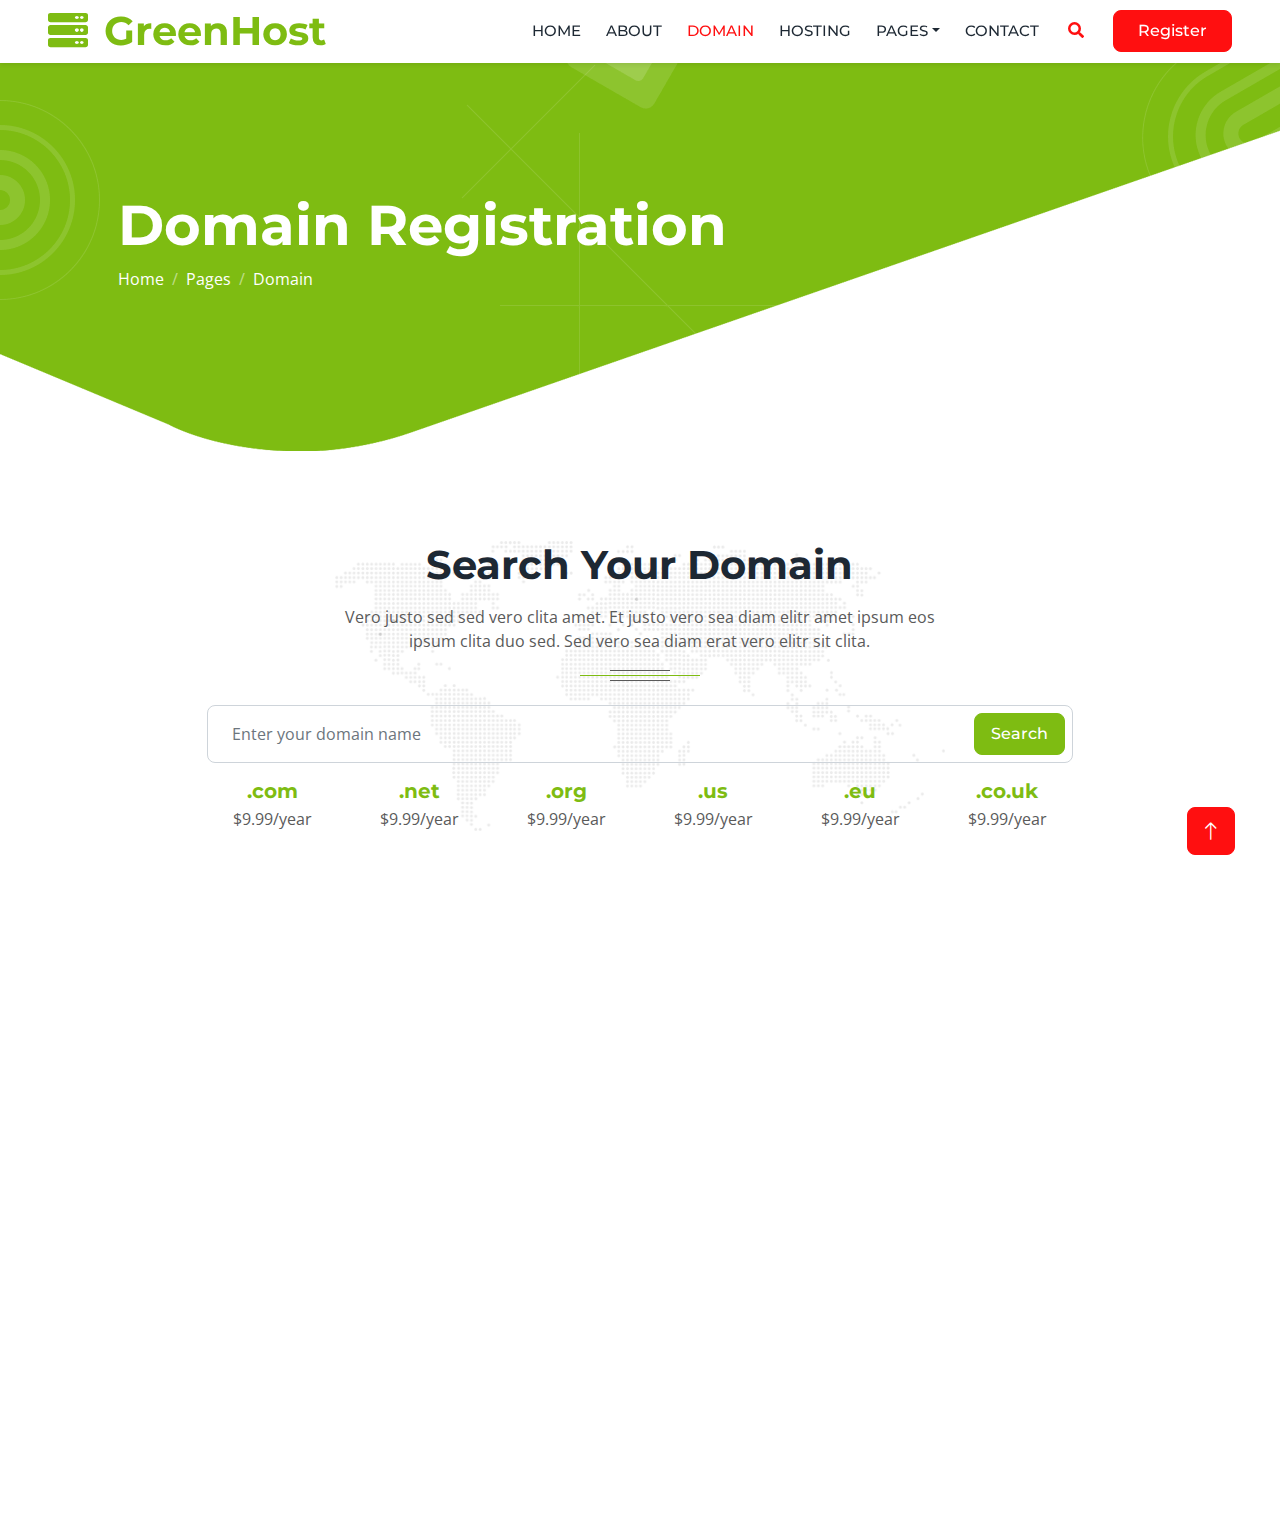
<file: domain.html>
<!DOCTYPE html>
<html lang="en">

<head>
    <meta charset="utf-8">
    <title>GreenHost - Web Hosting HTML Template</title>
    <meta content="width=device-width, initial-scale=1.0" name="viewport">
    <meta content="" name="keywords">
    <meta content="" name="description">

    <!-- Favicon -->
    <link href="img/favicon.ico" rel="icon">

    <!-- Google Web Fonts -->
    <link rel="preconnect" href="https://fonts.googleapis.com">
    <link rel="preconnect" href="https://fonts.gstatic.com" crossorigin>
    <link href="https://fonts.googleapis.com/css2?family=Montserrat:wght@400;500;600;700&family=Open+Sans:wght@400;500;600;700&display=swap" rel="stylesheet">  

    <!-- Icon Font Stylesheet -->
    <link href="https://cdnjs.cloudflare.com/ajax/libs/font-awesome/5.10.0/css/all.min.css" rel="stylesheet">
    <link href="https://cdn.jsdelivr.net/npm/bootstrap-icons@1.4.1/font/bootstrap-icons.css" rel="stylesheet">

    <!-- Libraries Stylesheet -->
    <link href="lib/animate/animate.min.css" rel="stylesheet">
    <link href="lib/owlcarousel/assets/owl.carousel.min.css" rel="stylesheet">

    <!-- Customized Bootstrap Stylesheet -->
    <link href="css/bootstrap.min.css" rel="stylesheet">

    <!-- Template Stylesheet -->
    <link href="css/style.css" rel="stylesheet">
</head>

<body>
    <div class="container-xxl bg-white p-0">
        <!-- Spinner Start -->
        <div id="spinner" class="show bg-white position-fixed translate-middle w-100 vh-100 top-50 start-50 d-flex align-items-center justify-content-center">
            <div class="spinner-border text-primary" style="width: 3rem; height: 3rem;" role="status">
                <span class="sr-only">Loading...</span>
            </div>
        </div>
        <!-- Spinner End -->


        <!-- Navbar & Hero Start -->
        <div class="container-xxl position-relative p-0">
            <nav class="navbar navbar-expand-lg navbar-light px-4 px-lg-5 py-3 py-lg-0">
                <a href="" class="navbar-brand p-0">
                    <h1 class="m-0"><i class="fa fa-server me-3"></i>GreenHost</h1>
                    <!-- <img src="img/logo.png" alt="Logo"> -->
                </a>
                <button class="navbar-toggler" type="button" data-bs-toggle="collapse" data-bs-target="#navbarCollapse">
                    <span class="fa fa-bars"></span>
                </button>
                <div class="collapse navbar-collapse" id="navbarCollapse">
                    <div class="navbar-nav ms-auto py-0">
                        <a href="index.html" class="nav-item nav-link">Home</a>
                        <a href="about.html" class="nav-item nav-link">About</a>
                        <a href="domain.html" class="nav-item nav-link active">Domain</a>
                        <a href="hosting.html" class="nav-item nav-link">Hosting</a>
                        <div class="nav-item dropdown">
                            <a href="#" class="nav-link dropdown-toggle" data-bs-toggle="dropdown">Pages</a>
                            <div class="dropdown-menu m-0">
                                <a href="team.html" class="dropdown-item">Our Team</a>
                                <a href="testimonial.html" class="dropdown-item">Testimonial</a>
                                <a href="comparison.html" class="dropdown-item">Comparison</a>
                            </div>
                        </div>
                        <a href="contact.html" class="nav-item nav-link">Contact</a>
                    </div>
                    <butaton type="button" class="btn text-secondary ms-3" data-bs-toggle="modal" data-bs-target="#searchModal"><i class="fa fa-search"></i></butaton>
                    <a href="" class="btn btn-secondary py-2 px-4 ms-3">Register</a>
                </div>
            </nav>

            <div class="container-xxl py-5 bg-primary hero-header mb-5">
                <div class="container my-5 py-5 px-lg-5">
                    <div class="row g-5 pt-5">
                        <div class="col-12 text-center text-lg-start">
                            <h1 class="display-4 text-white animated slideInLeft">Domain Registration</h1>
                            <nav aria-label="breadcrumb">
                                <ol class="breadcrumb justify-content-center justify-content-lg-start animated slideInLeft">
                                    <li class="breadcrumb-item"><a class="text-white" href="#">Home</a></li>
                                    <li class="breadcrumb-item"><a class="text-white" href="#">Pages</a></li>
                                    <li class="breadcrumb-item text-white active" aria-current="page">Domain</li>
                                </ol>
                            </nav>
                        </div>
                    </div>
                </div>
            </div>
        </div>
        <!-- Navbar & Hero End -->


        <!-- Full Screen Search Start -->
        <div class="modal fade" id="searchModal" tabindex="-1">
            <div class="modal-dialog modal-fullscreen">
                <div class="modal-content" style="background: rgba(29, 40, 51, 0.8);">
                    <div class="modal-header border-0">
                        <button type="button" class="btn bg-white btn-close" data-bs-dismiss="modal" aria-label="Close"></button>
                    </div>
                    <div class="modal-body d-flex align-items-center justify-content-center">
                        <div class="input-group" style="max-width: 600px;">
                            <input type="text" class="form-control bg-transparent border-light p-3" placeholder="Type search keyword">
                            <button class="btn btn-light px-4"><i class="bi bi-search"></i></button>
                        </div>
                    </div>
                </div>
            </div>
        </div>
        <!-- Full Screen Search End -->


        <!-- Domain Search Start -->
        <div class="container-xxl domain" style="margin-top: 90px; margin-bottom: 90px;">
            <div class="container px-lg-5">
                <div class="row justify-content-center">
                    <div class="col-lg-10">
                        <div class="section-title position-relative text-center mx-auto mb-4 pb-4 wow fadeInUp" data-wow-delay="0.1s" style="max-width: 600px;">
                            <h1 class="mb-3">Search Your Domain</h1>
                            <p class="mb-1">Vero justo sed sed vero clita amet. Et justo vero sea diam elitr amet ipsum eos ipsum clita duo sed. Sed vero sea diam erat vero elitr sit clita.</p>
                        </div>
                        <div class="position-relative w-100 my-3 wow fadeInUp" data-wow-delay="0.3s">
                            <input class="form-control bg-transparent w-100 py-3 ps-4 pe-5" type="text" placeholder="Enter your domain name">
                            <button type="button" class="btn btn-primary py-2 px-3 position-absolute top-0 end-0 mt-2 me-2">Search</button>
                        </div>
                        <div class="row g-3 wow fadeInUp" data-wow-delay="0.5s">
                            <div class="col-lg-2 col-md-3 col-sm-4 col-6 text-center">
                                <h5 class="fw-bold text-primary mb-1">.com</h5>
                                <p class="mb-0">$9.99/year</p>
                            </div>
                            <div class="col-lg-2 col-md-3 col-sm-4 col-6 text-center">
                                <h5 class="fw-bold text-primary mb-1">.net</h5>
                                <p class="mb-0">$9.99/year</p>
                            </div>
                            <div class="col-lg-2 col-md-3 col-sm-4 col-6 text-center">
                                <h5 class="fw-bold text-primary mb-1">.org</h5>
                                <p class="mb-0">$9.99/year</p>
                            </div>
                            <div class="col-lg-2 col-md-3 col-sm-4 col-6 text-center">
                                <h5 class="fw-bold text-primary mb-1">.us</h5>
                                <p class="mb-0">$9.99/year</p>
                            </div>
                            <div class="col-lg-2 col-md-3 col-sm-4 col-6 text-center">
                                <h5 class="fw-bold text-primary mb-1">.eu</h5>
                                <p class="mb-0">$9.99/year</p>
                            </div>
                            <div class="col-lg-2 col-md-3 col-sm-4 col-6 text-center">
                                <h5 class="fw-bold text-primary mb-1">.co.uk</h5>
                                <p class="mb-0">$9.99/year</p>
                            </div>
                        </div>
                    </div>
                </div>
            </div>
        </div>
        <!-- Domain Search End -->
        

        <!-- Footer Start -->
        <div class="container-fluid bg-primary text-white footer mt-5 pt-5 wow fadeIn" data-wow-delay="0.1s">
            <div class="container py-5 px-lg-5">
                <div class="row gy-5 gx-4 pt-5">
                    <div class="col-12">
                        <h5 class="fw-bold text-white mb-4">Subscribe Our Newsletter</h5>
                        <div class="position-relative" style="max-width: 400px;">
                            <input class="form-control bg-white border-0 w-100 py-3 ps-4 pe-5" type="text" placeholder="Enter your email">
                            <button type="button" class="btn btn-primary py-2 px-3 position-absolute top-0 end-0 mt-2 me-2">Submit</button>
                        </div>
                    </div>
                    <div class="col-lg-5 col-md-12">
                        <div class="row gy-5 g-4">
                            <div class="col-md-6">
                                <h5 class="fw-bold text-white mb-4">About Us</h5>
                                <a class="btn btn-link" href="">About Us</a>
                                <a class="btn btn-link" href="">Contact Us</a>
                                <a class="btn btn-link" href="">Privacy Policy</a>
                                <a class="btn btn-link" href="">Terms & Condition</a>
                                <a class="btn btn-link" href="">Support</a>
                            </div>
                            <div class="col-md-6">
                                <h5 class="fw-bold text-white mb-4">Our Services</h5>
                                <a class="btn btn-link" href="">Domain Register</a>
                                <a class="btn btn-link" href="">Shared Hosting</a>
                                <a class="btn btn-link" href="">VPS Hosting</a>
                                <a class="btn btn-link" href="">Dedicated Hosting</a>
                                <a class="btn btn-link" href="">Reseller Hosting</a>
                            </div>
                        </div>
                    </div>
                    <div class="col-md-6 col-lg-3">
                        <h5 class="fw-bold text-white mb-4">Get In Touch</h5>
                        <p class="mb-2"><i class="fa fa-map-marker-alt me-3"></i>123 Street, New York, USA</p>
                        <p class="mb-2"><i class="fa fa-phone-alt me-3"></i>+012 345 67890</p>
                        <p class="mb-2"><i class="fa fa-envelope me-3"></i>info@example.com</p>
                        <div class="d-flex pt-2">
                            <a class="btn btn-outline-light btn-social" href=""><i class="fab fa-twitter"></i></a>
                            <a class="btn btn-outline-light btn-social" href=""><i class="fab fa-facebook-f"></i></a>
                            <a class="btn btn-outline-light btn-social" href=""><i class="fab fa-youtube"></i></a>
                            <a class="btn btn-outline-light btn-social" href=""><i class="fab fa-linkedin-in"></i></a>
                        </div>
                    </div>
                    <div class="col-md-6 col-lg-4 mt-lg-n5">
                        <div class="bg-light rounded" style="padding: 30px;">
                            <input type="text" class="form-control border-0 py-2 mb-2" placeholder="Name">
                            <input type="email" class="form-control border-0 py-2 mb-2" placeholder="Email">
                            <textarea class="form-control border-0 mb-2" rows="2" placeholder="Message"></textarea>
                            <button class="btn btn-primary w-100 py-2">Send Message</button>
                        </div>
                    </div>
                </div>
            </div>
            <div class="container px-lg-5">
                <div class="copyright">
                    <div class="row">
                        <div class="col-md-6 text-center text-md-start mb-3 mb-md-0">
                            &copy; <a class="border-bottom" href="#">Your Site Name</a>, All Right Reserved. 
							
							<!--/*** This template is free as long as you keep the footer author’s credit link/attribution link/backlink. If you'd like to use the template without the footer author’s credit link/attribution link/backlink, you can purchase the Credit Removal License from "https://htmlcodex.com/credit-removal". Thank you for your support. ***/-->
							Designed By <a class="border-bottom" href="https://htmlcodex.com">HTML Codex</a>
                        </div>
                        <div class="col-md-6 text-center text-md-end">
                            <div class="footer-menu">
                                <a href="">Home</a>
                                <a href="">Cookies</a>
                                <a href="">Help</a>
                                <a href="">FQAs</a>
                            </div>
                        </div>
                    </div>
                </div>
            </div>
        </div>
        <!-- Footer End -->


        <!-- Back to Top -->
        <a href="#" class="btn btn-lg btn-secondary btn-lg-square back-to-top"><i class="bi bi-arrow-up"></i></a>
    </div>

    <!-- JavaScript Libraries -->
    <script src="https://code.jquery.com/jquery-3.4.1.min.js"></script>
    <script src="https://cdn.jsdelivr.net/npm/bootstrap@5.0.0/dist/js/bootstrap.bundle.min.js"></script>
    <script src="lib/wow/wow.min.js"></script>
    <script src="lib/easing/easing.min.js"></script>
    <script src="lib/waypoints/waypoints.min.js"></script>
    <script src="lib/counterup/counterup.min.js"></script>
    <script src="lib/owlcarousel/owl.carousel.min.js"></script>

    <!-- Template Javascript -->
    <script src="js/main.js"></script>
</body>

</html>
</file>
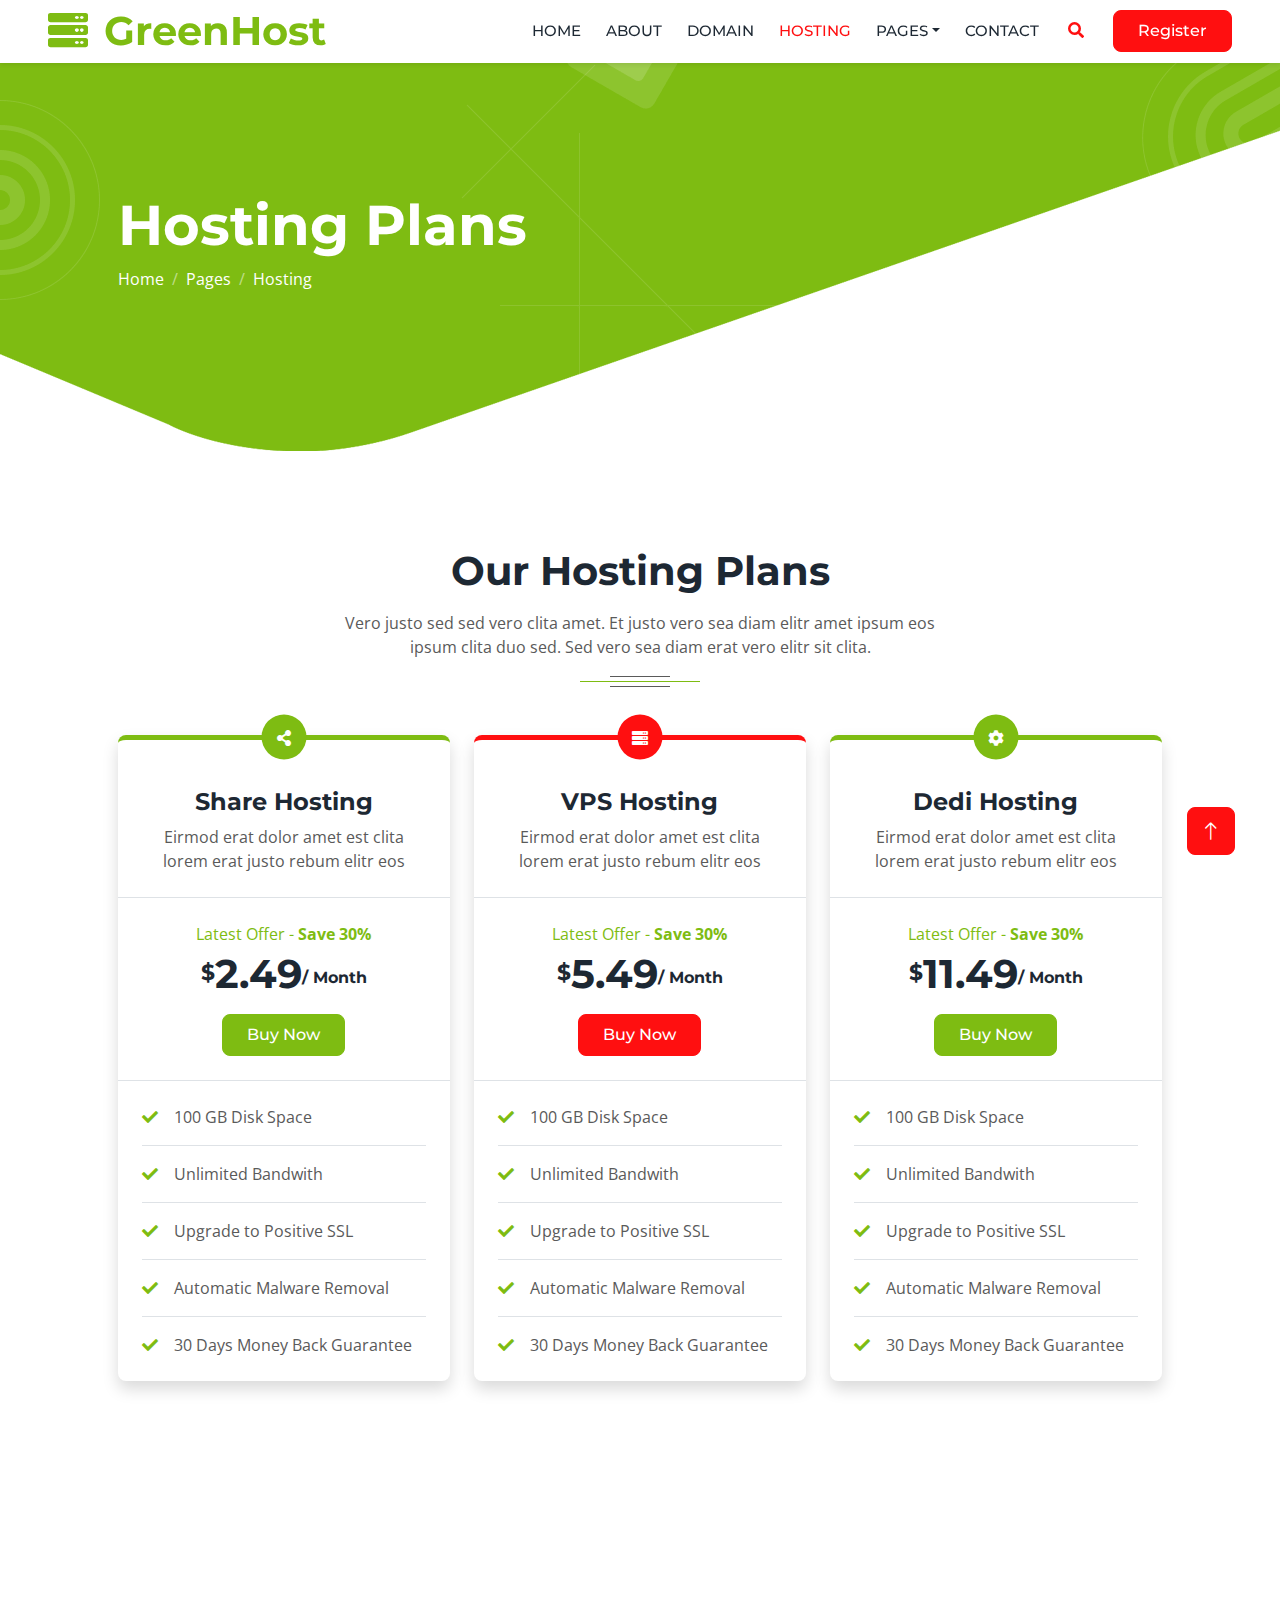
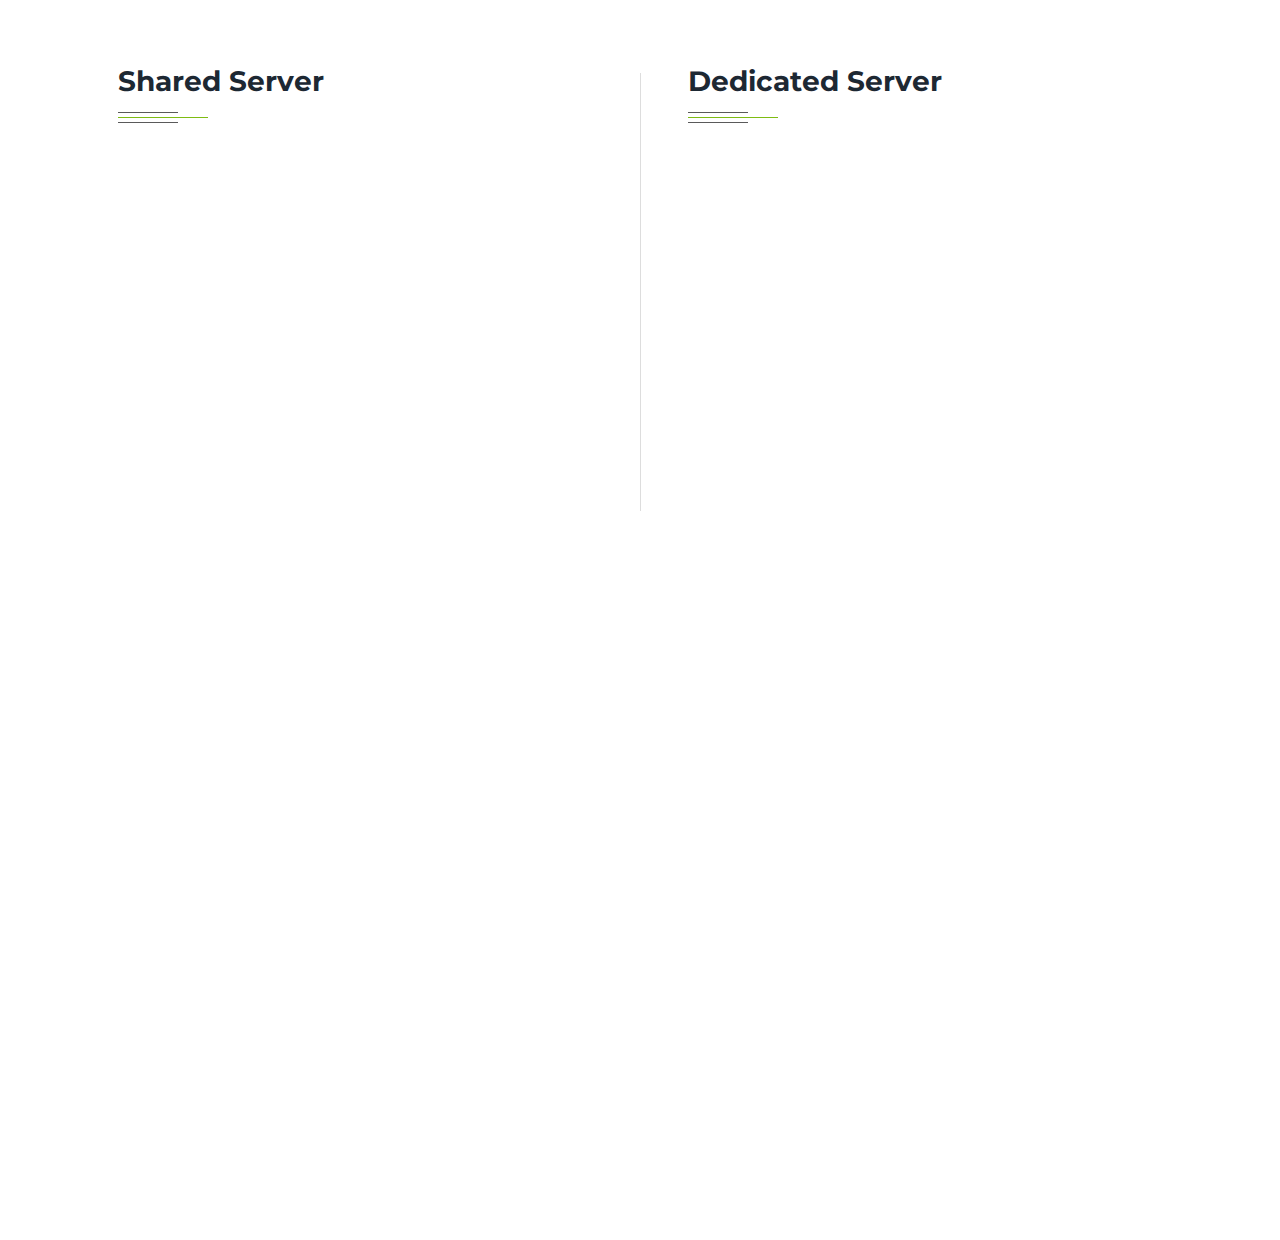
<file: hosting.html>
<!DOCTYPE html>
<html lang="en">

<head>
    <meta charset="utf-8">
    <title>GreenHost - Web Hosting HTML Template</title>
    <meta content="width=device-width, initial-scale=1.0" name="viewport">
    <meta content="" name="keywords">
    <meta content="" name="description">

    <!-- Favicon -->
    <link href="img/favicon.ico" rel="icon">

    <!-- Google Web Fonts -->
    <link rel="preconnect" href="https://fonts.googleapis.com">
    <link rel="preconnect" href="https://fonts.gstatic.com" crossorigin>
    <link href="https://fonts.googleapis.com/css2?family=Montserrat:wght@400;500;600;700&family=Open+Sans:wght@400;500;600;700&display=swap" rel="stylesheet">  

    <!-- Icon Font Stylesheet -->
    <link href="https://cdnjs.cloudflare.com/ajax/libs/font-awesome/5.10.0/css/all.min.css" rel="stylesheet">
    <link href="https://cdn.jsdelivr.net/npm/bootstrap-icons@1.4.1/font/bootstrap-icons.css" rel="stylesheet">

    <!-- Libraries Stylesheet -->
    <link href="lib/animate/animate.min.css" rel="stylesheet">
    <link href="lib/owlcarousel/assets/owl.carousel.min.css" rel="stylesheet">

    <!-- Customized Bootstrap Stylesheet -->
    <link href="css/bootstrap.min.css" rel="stylesheet">

    <!-- Template Stylesheet -->
    <link href="css/style.css" rel="stylesheet">
</head>

<body>
    <div class="container-xxl bg-white p-0">
        <!-- Spinner Start -->
        <div id="spinner" class="show bg-white position-fixed translate-middle w-100 vh-100 top-50 start-50 d-flex align-items-center justify-content-center">
            <div class="spinner-border text-primary" style="width: 3rem; height: 3rem;" role="status">
                <span class="sr-only">Loading...</span>
            </div>
        </div>
        <!-- Spinner End -->


        <!-- Navbar & Hero Start -->
        <div class="container-xxl position-relative p-0">
            <nav class="navbar navbar-expand-lg navbar-light px-4 px-lg-5 py-3 py-lg-0">
                <a href="" class="navbar-brand p-0">
                    <h1 class="m-0"><i class="fa fa-server me-3"></i>GreenHost</h1>
                    <!-- <img src="img/logo.png" alt="Logo"> -->
                </a>
                <button class="navbar-toggler" type="button" data-bs-toggle="collapse" data-bs-target="#navbarCollapse">
                    <span class="fa fa-bars"></span>
                </button>
                <div class="collapse navbar-collapse" id="navbarCollapse">
                    <div class="navbar-nav ms-auto py-0">
                        <a href="index.html" class="nav-item nav-link">Home</a>
                        <a href="about.html" class="nav-item nav-link">About</a>
                        <a href="domain.html" class="nav-item nav-link">Domain</a>
                        <a href="hosting.html" class="nav-item nav-link active">Hosting</a>
                        <div class="nav-item dropdown">
                            <a href="#" class="nav-link dropdown-toggle" data-bs-toggle="dropdown">Pages</a>
                            <div class="dropdown-menu m-0">
                                <a href="team.html" class="dropdown-item">Our Team</a>
                                <a href="testimonial.html" class="dropdown-item">Testimonial</a>
                                <a href="comparison.html" class="dropdown-item">Comparison</a>
                            </div>
                        </div>
                        <a href="contact.html" class="nav-item nav-link">Contact</a>
                    </div>
                    <butaton type="button" class="btn text-secondary ms-3" data-bs-toggle="modal" data-bs-target="#searchModal"><i class="fa fa-search"></i></butaton>
                    <a href="" class="btn btn-secondary py-2 px-4 ms-3">Register</a>
                </div>
            </nav>

            <div class="container-xxl py-5 bg-primary hero-header mb-5">
                <div class="container my-5 py-5 px-lg-5">
                    <div class="row g-5 pt-5">
                        <div class="col-12 text-center text-lg-start">
                            <h1 class="display-4 text-white animated slideInLeft">Hosting Plans</h1>
                            <nav aria-label="breadcrumb">
                                <ol class="breadcrumb justify-content-center justify-content-lg-start animated slideInLeft">
                                    <li class="breadcrumb-item"><a class="text-white" href="#">Home</a></li>
                                    <li class="breadcrumb-item"><a class="text-white" href="#">Pages</a></li>
                                    <li class="breadcrumb-item text-white active" aria-current="page">Hosting</li>
                                </ol>
                            </nav>
                        </div>
                    </div>
                </div>
            </div>
        </div>
        <!-- Navbar & Hero End -->


        <!-- Full Screen Search Start -->
        <div class="modal fade" id="searchModal" tabindex="-1">
            <div class="modal-dialog modal-fullscreen">
                <div class="modal-content" style="background: rgba(29, 40, 51, 0.8);">
                    <div class="modal-header border-0">
                        <button type="button" class="btn bg-white btn-close" data-bs-dismiss="modal" aria-label="Close"></button>
                    </div>
                    <div class="modal-body d-flex align-items-center justify-content-center">
                        <div class="input-group" style="max-width: 600px;">
                            <input type="text" class="form-control bg-transparent border-light p-3" placeholder="Type search keyword">
                            <button class="btn btn-light px-4"><i class="bi bi-search"></i></button>
                        </div>
                    </div>
                </div>
            </div>
        </div>
        <!-- Full Screen Search End -->


        <!-- Pricing Start -->
        <div class="container-xxl py-5">
            <div class="container px-lg-5">
                <div class="section-title position-relative text-center mx-auto mb-5 pb-4 wow fadeInUp" data-wow-delay="0.1s" style="max-width: 600px;">
                    <h1 class="mb-3">Our Hosting Plans</h1>
                    <p class="mb-1">Vero justo sed sed vero clita amet. Et justo vero sea diam elitr amet ipsum eos ipsum clita duo sed. Sed vero sea diam erat vero elitr sit clita.</p>
                </div>
                <div class="row gy-5 gx-4">
                    <div class="col-lg-4 col-md-6 wow fadeInUp" data-wow-delay="0.2s">
                        <div class="position-relative shadow rounded border-top border-5 border-primary">
                            <div class="d-flex align-items-center justify-content-center position-absolute top-0 start-50 translate-middle bg-primary rounded-circle" style="width: 45px; height: 45px; margin-top: -3px;">
                                <i class="fa fa-share-alt text-white"></i>
                            </div>
                            <div class="text-center border-bottom p-4 pt-5">
                                <h4 class="fw-bold">Share Hosting</h4>
                                <p class="mb-0">Eirmod erat dolor amet est clita lorem erat justo rebum elitr eos</p>
                            </div>
                            <div class="text-center border-bottom p-4">
                                <p class="text-primary mb-1">Latest Offer - <strong>Save 30%</strong></p>
                                <h1 class="mb-3">
                                    <small class="align-top" style="font-size: 22px; line-height: 45px;">$</small>2.49<small
                                        class="align-bottom" style="font-size: 16px; line-height: 40px;">/ Month</small>
                                </h1>
                                <a class="btn btn-primary px-4 py-2" href="">Buy Now</a>
                            </div>
                            <div class="p-4">
                                <p class="border-bottom pb-3"><i class="fa fa-check text-primary me-3"></i>100 GB Disk Space</p>
                                <p class="border-bottom pb-3"><i class="fa fa-check text-primary me-3"></i>Unlimited Bandwith</p>
                                <p class="border-bottom pb-3"><i class="fa fa-check text-primary me-3"></i>Upgrade to Positive SSL</p>
                                <p class="border-bottom pb-3"><i class="fa fa-check text-primary me-3"></i>Automatic Malware Removal</p>
                                <p class="mb-0"><i class="fa fa-check text-primary me-3"></i>30 Days Money Back Guarantee</p>
                            </div>
                        </div>
                    </div>
                    <div class="col-lg-4 col-md-6 wow fadeInUp" data-wow-delay="0.4s">
                        <div class="position-relative shadow rounded border-top border-5 border-secondary">
                            <div class="d-flex align-items-center justify-content-center position-absolute top-0 start-50 translate-middle bg-secondary rounded-circle" style="width: 45px; height: 45px; margin-top: -3px;">
                                <i class="fa fa-server text-white"></i>
                            </div>
                            <div class="text-center border-bottom p-4 pt-5">
                                <h4 class="fw-bold">VPS Hosting</h4>
                                <p class="mb-0">Eirmod erat dolor amet est clita lorem erat justo rebum elitr eos</p>
                            </div>
                            <div class="text-center border-bottom p-4">
                                <p class="text-primary mb-1">Latest Offer - <strong>Save 30%</strong></p>
                                <h1 class="mb-3">
                                    <small class="align-top" style="font-size: 22px; line-height: 45px;">$</small>5.49<small
                                        class="align-bottom" style="font-size: 16px; line-height: 40px;">/ Month</small>
                                </h1>
                                <a class="btn btn-secondary px-4 py-2" href="">Buy Now</a>
                            </div>
                            <div class="p-4">
                                <p class="border-bottom pb-3"><i class="fa fa-check text-primary me-3"></i>100 GB Disk Space</p>
                                <p class="border-bottom pb-3"><i class="fa fa-check text-primary me-3"></i>Unlimited Bandwith</p>
                                <p class="border-bottom pb-3"><i class="fa fa-check text-primary me-3"></i>Upgrade to Positive SSL</p>
                                <p class="border-bottom pb-3"><i class="fa fa-check text-primary me-3"></i>Automatic Malware Removal</p>
                                <p class="mb-0"><i class="fa fa-check text-primary me-3"></i>30 Days Money Back Guarantee</p>
                            </div>
                        </div>
                    </div>
                    <div class="col-lg-4 col-md-6 wow fadeInUp" data-wow-delay="0.6s">
                        <div class="position-relative shadow rounded border-top border-5 border-primary">
                            <div class="d-flex align-items-center justify-content-center position-absolute top-0 start-50 translate-middle bg-primary rounded-circle" style="width: 45px; height: 45px; margin-top: -3px;">
                                <i class="fa fa-cog text-white"></i>
                            </div>
                            <div class="text-center border-bottom p-4 pt-5">
                                <h4 class="fw-bold">Dedi Hosting</h4>
                                <p class="mb-0">Eirmod erat dolor amet est clita lorem erat justo rebum elitr eos</p>
                            </div>
                            <div class="text-center border-bottom p-4">
                                <p class="text-primary mb-1">Latest Offer - <strong>Save 30%</strong></p>
                                <h1 class="mb-3">
                                    <small class="align-top" style="font-size: 22px; line-height: 45px;">$</small>11.49<small
                                        class="align-bottom" style="font-size: 16px; line-height: 40px;">/ Month</small>
                                </h1>
                                <a class="btn btn-primary px-4 py-2" href="">Buy Now</a>
                            </div>
                            <div class="p-4">
                                <p class="border-bottom pb-3"><i class="fa fa-check text-primary me-3"></i>100 GB Disk Space</p>
                                <p class="border-bottom pb-3"><i class="fa fa-check text-primary me-3"></i>Unlimited Bandwith</p>
                                <p class="border-bottom pb-3"><i class="fa fa-check text-primary me-3"></i>Upgrade to Positive SSL</p>
                                <p class="border-bottom pb-3"><i class="fa fa-check text-primary me-3"></i>Automatic Malware Removal</p>
                                <p class="mb-0"><i class="fa fa-check text-primary me-3"></i>30 Days Money Back Guarantee</p>
                            </div>
                        </div>
                    </div>
                </div>
            </div>
        </div>
        <!-- Pricing End -->


        <!-- Comparison Start -->
        <div class="container-xxl py-5">
            <div class="container px-lg-5">
                <div class="section-title position-relative text-center mx-auto mb-5 pb-4 wow fadeInUp" data-wow-delay="0.1s" style="max-width: 600px;">
                    <h1 class="mb-3">Shared VS Dedicated Server</h1>
                    <p class="mb-1">Vero justo sed sed vero clita amet. Et justo vero sea diam elitr amet ipsum eos
                        ipsum clita duo sed. Sed vero sea diam erat vero elitr sit clita.</p>
                </div>
                <div class="row g-5 comparison position-relative">
                    <div class="col-lg-6 pe-lg-5">
                        <div class="section-title position-relative mx-auto mb-4 pb-4">
                            <h3 class="fw-bold mb-0">Shared Server</h3>
                        </div>
                        <div class="row gy-3 gx-5">
                            <div class="col-sm-6 wow fadeIn" data-wow-delay="0.1s">
                                <i class="fa fa-server fa-3x text-primary mb-3"></i>
                                <h5 class="fw-bold">99.99% Uptime</h5>
                                <p>Ipsum dolor diam stet stet kasd diam sea stet sed rebum dolor ipsum</p>
                            </div>
                            <div class="col-sm-6 wow fadeIn" data-wow-delay="0.3s">
                                <i class="fa fa-shield-alt fa-3x text-primary mb-3"></i>
                                <h5 class="fw-bold">100% Secured</h5>
                                <p>Ipsum dolor diam stet stet kasd diam sea stet sed rebum dolor ipsum</p>
                            </div>
                            <div class="col-sm-6 wow fadeIn" data-wow-delay="0.5s">
                                <i class="fa fa-cog fa-3x text-primary mb-3"></i>
                                <h5 class="fw-bold">Control Panel</h5>
                                <p>Ipsum dolor diam stet stet kasd diam sea stet sed rebum dolor ipsum</p>
                            </div>
                            <div class="col-sm-6 wow fadeIn" data-wow-delay="0.7s">
                                <i class="fa fa-headset fa-3x text-primary mb-3"></i>
                                <h5 class="fw-bold">24/7 Support</h5>
                                <p>Ipsum dolor diam stet stet kasd diam sea stet sed rebum dolor ipsum</p>
                            </div>
                        </div>
                    </div>
                    <div class="col-lg-6 ps-lg-5">
                        <div class="section-title position-relative mx-auto mb-4 pb-4">
                            <h3 class="fw-bold mb-0">Dedicated Server</h3>
                        </div>
                        <div class="row gy-3 gx-5">
                            <div class="col-sm-6 wow fadeIn" data-wow-delay="0.1s">
                                <i class="fa fa-server fa-3x text-secondary mb-3"></i>
                                <h5 class="fw-bold">99.99% Uptime</h5>
                                <p>Ipsum dolor diam stet stet kasd diam sea stet sed rebum dolor ipsum</p>
                            </div>
                            <div class="col-sm-6 wow fadeIn" data-wow-delay="0.3s">
                                <i class="fa fa-shield-alt fa-3x text-secondary mb-3"></i>
                                <h5 class="fw-bold">100% Secured</h5>
                                <p>Ipsum dolor diam stet stet kasd diam sea stet sed rebum dolor ipsum</p>
                            </div>
                            <div class="col-sm-6 wow fadeIn" data-wow-delay="0.5s">
                                <i class="fa fa-cog fa-3x text-secondary mb-3"></i>
                                <h5 class="fw-bold">Control Panel</h5>
                                <p>Ipsum dolor diam stet stet kasd diam sea stet sed rebum dolor ipsum</p>
                            </div>
                            <div class="col-sm-6 wow fadeIn" data-wow-delay="0.7s">
                                <i class="fa fa-headset fa-3x text-secondary mb-3"></i>
                                <h5 class="fw-bold">24/7 Support</h5>
                                <p>Ipsum dolor diam stet stet kasd diam sea stet sed rebum dolor ipsum</p>
                            </div>
                        </div>
                    </div>
                </div>
            </div>
        </div>
        <!-- Comparison Start -->
        

        <!-- Footer Start -->
        <div class="container-fluid bg-primary text-white footer mt-5 pt-5 wow fadeIn" data-wow-delay="0.1s">
            <div class="container py-5 px-lg-5">
                <div class="row gy-5 gx-4 pt-5">
                    <div class="col-12">
                        <h5 class="fw-bold text-white mb-4">Subscribe Our Newsletter</h5>
                        <div class="position-relative" style="max-width: 400px;">
                            <input class="form-control bg-white border-0 w-100 py-3 ps-4 pe-5" type="text" placeholder="Enter your email">
                            <button type="button" class="btn btn-primary py-2 px-3 position-absolute top-0 end-0 mt-2 me-2">Submit</button>
                        </div>
                    </div>
                    <div class="col-lg-5 col-md-12">
                        <div class="row gy-5 g-4">
                            <div class="col-md-6">
                                <h5 class="fw-bold text-white mb-4">About Us</h5>
                                <a class="btn btn-link" href="">About Us</a>
                                <a class="btn btn-link" href="">Contact Us</a>
                                <a class="btn btn-link" href="">Privacy Policy</a>
                                <a class="btn btn-link" href="">Terms & Condition</a>
                                <a class="btn btn-link" href="">Support</a>
                            </div>
                            <div class="col-md-6">
                                <h5 class="fw-bold text-white mb-4">Our Services</h5>
                                <a class="btn btn-link" href="">Domain Register</a>
                                <a class="btn btn-link" href="">Shared Hosting</a>
                                <a class="btn btn-link" href="">VPS Hosting</a>
                                <a class="btn btn-link" href="">Dedicated Hosting</a>
                                <a class="btn btn-link" href="">Reseller Hosting</a>
                            </div>
                        </div>
                    </div>
                    <div class="col-md-6 col-lg-3">
                        <h5 class="fw-bold text-white mb-4">Get In Touch</h5>
                        <p class="mb-2"><i class="fa fa-map-marker-alt me-3"></i>123 Street, New York, USA</p>
                        <p class="mb-2"><i class="fa fa-phone-alt me-3"></i>+012 345 67890</p>
                        <p class="mb-2"><i class="fa fa-envelope me-3"></i>info@example.com</p>
                        <div class="d-flex pt-2">
                            <a class="btn btn-outline-light btn-social" href=""><i class="fab fa-twitter"></i></a>
                            <a class="btn btn-outline-light btn-social" href=""><i class="fab fa-facebook-f"></i></a>
                            <a class="btn btn-outline-light btn-social" href=""><i class="fab fa-youtube"></i></a>
                            <a class="btn btn-outline-light btn-social" href=""><i class="fab fa-linkedin-in"></i></a>
                        </div>
                    </div>
                    <div class="col-md-6 col-lg-4 mt-lg-n5">
                        <div class="bg-light rounded" style="padding: 30px;">
                            <input type="text" class="form-control border-0 py-2 mb-2" placeholder="Name">
                            <input type="email" class="form-control border-0 py-2 mb-2" placeholder="Email">
                            <textarea class="form-control border-0 mb-2" rows="2" placeholder="Message"></textarea>
                            <button class="btn btn-primary w-100 py-2">Send Message</button>
                        </div>
                    </div>
                </div>
            </div>
            <div class="container px-lg-5">
                <div class="copyright">
                    <div class="row">
                        <div class="col-md-6 text-center text-md-start mb-3 mb-md-0">
                            &copy; <a class="border-bottom" href="#">Your Site Name</a>, All Right Reserved. 
							
							<!--/*** This template is free as long as you keep the footer author’s credit link/attribution link/backlink. If you'd like to use the template without the footer author’s credit link/attribution link/backlink, you can purchase the Credit Removal License from "https://htmlcodex.com/credit-removal". Thank you for your support. ***/-->
							Designed By <a class="border-bottom" href="https://htmlcodex.com">HTML Codex</a>
                        </div>
                        <div class="col-md-6 text-center text-md-end">
                            <div class="footer-menu">
                                <a href="">Home</a>
                                <a href="">Cookies</a>
                                <a href="">Help</a>
                                <a href="">FQAs</a>
                            </div>
                        </div>
                    </div>
                </div>
            </div>
        </div>
        <!-- Footer End -->


        <!-- Back to Top -->
        <a href="#" class="btn btn-lg btn-secondary btn-lg-square back-to-top"><i class="bi bi-arrow-up"></i></a>
    </div>

    <!-- JavaScript Libraries -->
    <script src="https://code.jquery.com/jquery-3.4.1.min.js"></script>
    <script src="https://cdn.jsdelivr.net/npm/bootstrap@5.0.0/dist/js/bootstrap.bundle.min.js"></script>
    <script src="lib/wow/wow.min.js"></script>
    <script src="lib/easing/easing.min.js"></script>
    <script src="lib/waypoints/waypoints.min.js"></script>
    <script src="lib/counterup/counterup.min.js"></script>
    <script src="lib/owlcarousel/owl.carousel.min.js"></script>

    <!-- Template Javascript -->
    <script src="js/main.js"></script>
</body>

</html>
</file>
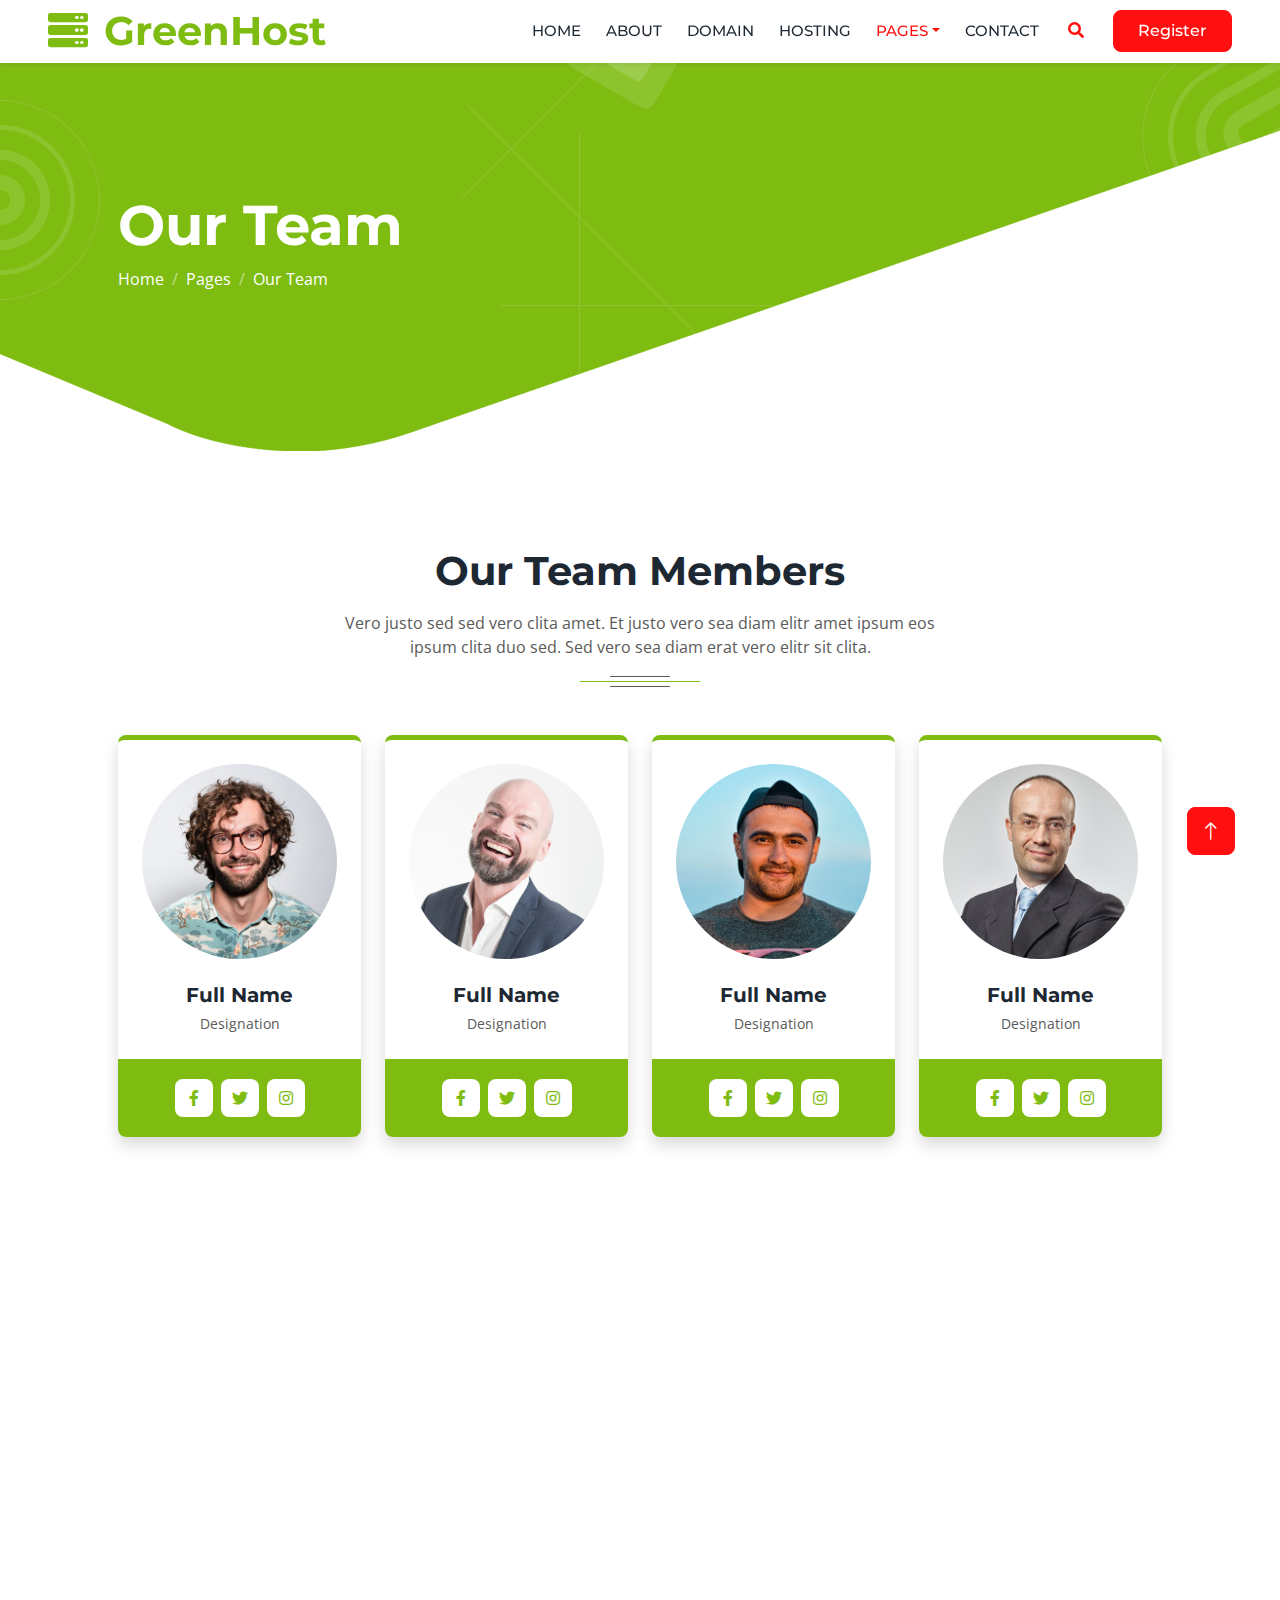
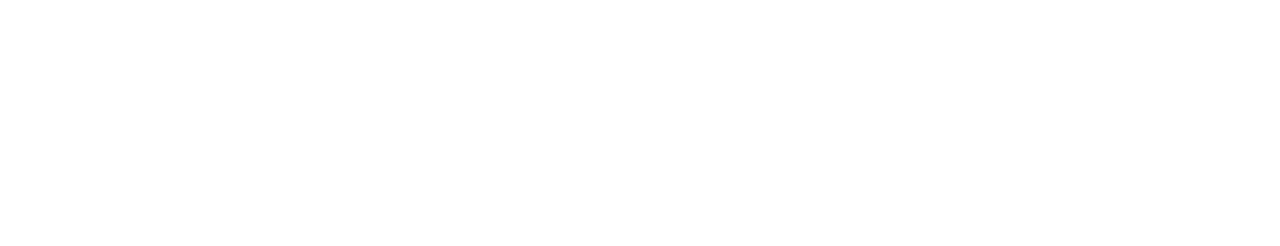
<file: team.html>
<!DOCTYPE html>
<html lang="en">

<head>
    <meta charset="utf-8">
    <title>GreenHost - Web Hosting HTML Template</title>
    <meta content="width=device-width, initial-scale=1.0" name="viewport">
    <meta content="" name="keywords">
    <meta content="" name="description">

    <!-- Favicon -->
    <link href="img/favicon.ico" rel="icon">

    <!-- Google Web Fonts -->
    <link rel="preconnect" href="https://fonts.googleapis.com">
    <link rel="preconnect" href="https://fonts.gstatic.com" crossorigin>
    <link href="https://fonts.googleapis.com/css2?family=Montserrat:wght@400;500;600;700&family=Open+Sans:wght@400;500;600;700&display=swap" rel="stylesheet">  

    <!-- Icon Font Stylesheet -->
    <link href="https://cdnjs.cloudflare.com/ajax/libs/font-awesome/5.10.0/css/all.min.css" rel="stylesheet">
    <link href="https://cdn.jsdelivr.net/npm/bootstrap-icons@1.4.1/font/bootstrap-icons.css" rel="stylesheet">

    <!-- Libraries Stylesheet -->
    <link href="lib/animate/animate.min.css" rel="stylesheet">
    <link href="lib/owlcarousel/assets/owl.carousel.min.css" rel="stylesheet">

    <!-- Customized Bootstrap Stylesheet -->
    <link href="css/bootstrap.min.css" rel="stylesheet">

    <!-- Template Stylesheet -->
    <link href="css/style.css" rel="stylesheet">
</head>

<body>
    <div class="container-xxl bg-white p-0">
        <!-- Spinner Start -->
        <div id="spinner" class="show bg-white position-fixed translate-middle w-100 vh-100 top-50 start-50 d-flex align-items-center justify-content-center">
            <div class="spinner-border text-primary" style="width: 3rem; height: 3rem;" role="status">
                <span class="sr-only">Loading...</span>
            </div>
        </div>
        <!-- Spinner End -->


        <!-- Navbar & Hero Start -->
        <div class="container-xxl position-relative p-0">
            <nav class="navbar navbar-expand-lg navbar-light px-4 px-lg-5 py-3 py-lg-0">
                <a href="" class="navbar-brand p-0">
                    <h1 class="m-0"><i class="fa fa-server me-3"></i>GreenHost</h1>
                    <!-- <img src="img/logo.png" alt="Logo"> -->
                </a>
                <button class="navbar-toggler" type="button" data-bs-toggle="collapse" data-bs-target="#navbarCollapse">
                    <span class="fa fa-bars"></span>
                </button>
                <div class="collapse navbar-collapse" id="navbarCollapse">
                    <div class="navbar-nav ms-auto py-0">
                        <a href="index.html" class="nav-item nav-link">Home</a>
                        <a href="about.html" class="nav-item nav-link">About</a>
                        <a href="domain.html" class="nav-item nav-link">Domain</a>
                        <a href="hosting.html" class="nav-item nav-link">Hosting</a>
                        <div class="nav-item dropdown">
                            <a href="#" class="nav-link dropdown-toggle active" data-bs-toggle="dropdown">Pages</a>
                            <div class="dropdown-menu m-0">
                                <a href="team.html" class="dropdown-item active">Our Team</a>
                                <a href="testimonial.html" class="dropdown-item">Testimonial</a>
                                <a href="comparison.html" class="dropdown-item">Comparison</a>
                            </div>
                        </div>
                        <a href="contact.html" class="nav-item nav-link">Contact</a>
                    </div>
                    <butaton type="button" class="btn text-secondary ms-3" data-bs-toggle="modal" data-bs-target="#searchModal"><i class="fa fa-search"></i></butaton>
                    <a href="" class="btn btn-secondary py-2 px-4 ms-3">Register</a>
                </div>
            </nav>

            <div class="container-xxl py-5 bg-primary hero-header mb-5">
                <div class="container my-5 py-5 px-lg-5">
                    <div class="row g-5 pt-5">
                        <div class="col-12 text-center text-lg-start">
                            <h1 class="display-4 text-white animated slideInLeft">Our Team</h1>
                            <nav aria-label="breadcrumb">
                                <ol class="breadcrumb justify-content-center justify-content-lg-start animated slideInLeft">
                                    <li class="breadcrumb-item"><a class="text-white" href="#">Home</a></li>
                                    <li class="breadcrumb-item"><a class="text-white" href="#">Pages</a></li>
                                    <li class="breadcrumb-item text-white active" aria-current="page">Our Team</li>
                                </ol>
                            </nav>
                        </div>
                    </div>
                </div>
            </div>
        </div>
        <!-- Navbar & Hero End -->


        <!-- Full Screen Search Start -->
        <div class="modal fade" id="searchModal" tabindex="-1">
            <div class="modal-dialog modal-fullscreen">
                <div class="modal-content" style="background: rgba(29, 40, 51, 0.8);">
                    <div class="modal-header border-0">
                        <button type="button" class="btn bg-white btn-close" data-bs-dismiss="modal" aria-label="Close"></button>
                    </div>
                    <div class="modal-body d-flex align-items-center justify-content-center">
                        <div class="input-group" style="max-width: 600px;">
                            <input type="text" class="form-control bg-transparent border-light p-3" placeholder="Type search keyword">
                            <button class="btn btn-light px-4"><i class="bi bi-search"></i></button>
                        </div>
                    </div>
                </div>
            </div>
        </div>
        <!-- Full Screen Search End -->


        <!-- Team Start -->
        <div class="container-xxl py-5">
            <div class="container px-lg-5">
                <div class="section-title position-relative text-center mx-auto mb-5 pb-4 wow fadeInUp" data-wow-delay="0.1s" style="max-width: 600px;">
                    <h1 class="mb-3">Our Team Members</h1>
                    <p class="mb-1">Vero justo sed sed vero clita amet. Et justo vero sea diam elitr amet ipsum eos
                        ipsum clita duo sed. Sed vero sea diam erat vero elitr sit clita.</p>
                </div>
                <div class="row g-4">
                    <div class="col-lg-3 col-md-6 wow fadeInUp" data-wow-delay="0.1s">
                        <div class="team-item border-top border-5 border-primary rounded shadow overflow-hidden">
                            <div class="text-center p-4">
                                <img class="img-fluid rounded-circle mb-4" src="img/team-1.jpg" alt="">
                                <h5 class="fw-bold mb-1">Full Name</h5>
                                <small>Designation</small>
                            </div>
                            <div class="d-flex justify-content-center bg-primary p-3">
                                <a class="btn btn-square text-primary bg-white m-1" href=""><i class="fab fa-facebook-f"></i></a>
                                <a class="btn btn-square text-primary bg-white m-1" href=""><i class="fab fa-twitter"></i></a>
                                <a class="btn btn-square text-primary bg-white m-1" href=""><i class="fab fa-instagram"></i></a>
                            </div>
                        </div>
                    </div>
                    <div class="col-lg-3 col-md-6 wow fadeInUp" data-wow-delay="0.3s">
                        <div class="team-item border-top border-5 border-primary rounded shadow overflow-hidden">
                            <div class="text-center p-4">
                                <img class="img-fluid rounded-circle mb-4" src="img/team-2.jpg" alt="">
                                <h5 class="fw-bold mb-1">Full Name</h5>
                                <small>Designation</small>
                            </div>
                            <div class="d-flex justify-content-center bg-primary p-3">
                                <a class="btn btn-square text-primary bg-white m-1" href=""><i class="fab fa-facebook-f"></i></a>
                                <a class="btn btn-square text-primary bg-white m-1" href=""><i class="fab fa-twitter"></i></a>
                                <a class="btn btn-square text-primary bg-white m-1" href=""><i class="fab fa-instagram"></i></a>
                            </div>
                        </div>
                    </div>
                    <div class="col-lg-3 col-md-6 wow fadeInUp" data-wow-delay="0.5s">
                        <div class="team-item border-top border-5 border-primary rounded shadow overflow-hidden">
                            <div class="text-center p-4">
                                <img class="img-fluid rounded-circle mb-4" src="img/team-3.jpg" alt="">
                                <h5 class="fw-bold mb-1">Full Name</h5>
                                <small>Designation</small>
                            </div>
                            <div class="d-flex justify-content-center bg-primary p-3">
                                <a class="btn btn-square text-primary bg-white m-1" href=""><i class="fab fa-facebook-f"></i></a>
                                <a class="btn btn-square text-primary bg-white m-1" href=""><i class="fab fa-twitter"></i></a>
                                <a class="btn btn-square text-primary bg-white m-1" href=""><i class="fab fa-instagram"></i></a>
                            </div>
                        </div>
                    </div>
                    <div class="col-lg-3 col-md-6 wow fadeInUp" data-wow-delay="0.7s">
                        <div class="team-item border-top border-5 border-primary rounded shadow overflow-hidden">
                            <div class="text-center p-4">
                                <img class="img-fluid rounded-circle mb-4" src="img/team-4.jpg" alt="">
                                <h5 class="fw-bold mb-1">Full Name</h5>
                                <small>Designation</small>
                            </div>
                            <div class="d-flex justify-content-center bg-primary p-3">
                                <a class="btn btn-square text-primary bg-white m-1" href=""><i class="fab fa-facebook-f"></i></a>
                                <a class="btn btn-square text-primary bg-white m-1" href=""><i class="fab fa-twitter"></i></a>
                                <a class="btn btn-square text-primary bg-white m-1" href=""><i class="fab fa-instagram"></i></a>
                            </div>
                        </div>
                    </div>
                </div>
            </div>
        </div>
        <!-- Team End -->
        

        <!-- Footer Start -->
        <div class="container-fluid bg-primary text-white footer mt-5 pt-5 wow fadeIn" data-wow-delay="0.1s">
            <div class="container py-5 px-lg-5">
                <div class="row gy-5 gx-4 pt-5">
                    <div class="col-12">
                        <h5 class="fw-bold text-white mb-4">Subscribe Our Newsletter</h5>
                        <div class="position-relative" style="max-width: 400px;">
                            <input class="form-control bg-white border-0 w-100 py-3 ps-4 pe-5" type="text" placeholder="Enter your email">
                            <button type="button" class="btn btn-primary py-2 px-3 position-absolute top-0 end-0 mt-2 me-2">Submit</button>
                        </div>
                    </div>
                    <div class="col-lg-5 col-md-12">
                        <div class="row gy-5 g-4">
                            <div class="col-md-6">
                                <h5 class="fw-bold text-white mb-4">About Us</h5>
                                <a class="btn btn-link" href="">About Us</a>
                                <a class="btn btn-link" href="">Contact Us</a>
                                <a class="btn btn-link" href="">Privacy Policy</a>
                                <a class="btn btn-link" href="">Terms & Condition</a>
                                <a class="btn btn-link" href="">Support</a>
                            </div>
                            <div class="col-md-6">
                                <h5 class="fw-bold text-white mb-4">Our Services</h5>
                                <a class="btn btn-link" href="">Domain Register</a>
                                <a class="btn btn-link" href="">Shared Hosting</a>
                                <a class="btn btn-link" href="">VPS Hosting</a>
                                <a class="btn btn-link" href="">Dedicated Hosting</a>
                                <a class="btn btn-link" href="">Reseller Hosting</a>
                            </div>
                        </div>
                    </div>
                    <div class="col-md-6 col-lg-3">
                        <h5 class="fw-bold text-white mb-4">Get In Touch</h5>
                        <p class="mb-2"><i class="fa fa-map-marker-alt me-3"></i>123 Street, New York, USA</p>
                        <p class="mb-2"><i class="fa fa-phone-alt me-3"></i>+012 345 67890</p>
                        <p class="mb-2"><i class="fa fa-envelope me-3"></i>info@example.com</p>
                        <div class="d-flex pt-2">
                            <a class="btn btn-outline-light btn-social" href=""><i class="fab fa-twitter"></i></a>
                            <a class="btn btn-outline-light btn-social" href=""><i class="fab fa-facebook-f"></i></a>
                            <a class="btn btn-outline-light btn-social" href=""><i class="fab fa-youtube"></i></a>
                            <a class="btn btn-outline-light btn-social" href=""><i class="fab fa-linkedin-in"></i></a>
                        </div>
                    </div>
                    <div class="col-md-6 col-lg-4 mt-lg-n5">
                        <div class="bg-light rounded" style="padding: 30px;">
                            <input type="text" class="form-control border-0 py-2 mb-2" placeholder="Name">
                            <input type="email" class="form-control border-0 py-2 mb-2" placeholder="Email">
                            <textarea class="form-control border-0 mb-2" rows="2" placeholder="Message"></textarea>
                            <button class="btn btn-primary w-100 py-2">Send Message</button>
                        </div>
                    </div>
                </div>
            </div>
            <div class="container px-lg-5">
                <div class="copyright">
                    <div class="row">
                        <div class="col-md-6 text-center text-md-start mb-3 mb-md-0">
                            &copy; <a class="border-bottom" href="#">Your Site Name</a>, All Right Reserved. 
							
							<!--/*** This template is free as long as you keep the footer author’s credit link/attribution link/backlink. If you'd like to use the template without the footer author’s credit link/attribution link/backlink, you can purchase the Credit Removal License from "https://htmlcodex.com/credit-removal". Thank you for your support. ***/-->
							Designed By <a class="border-bottom" href="https://htmlcodex.com">HTML Codex</a>
                        </div>
                        <div class="col-md-6 text-center text-md-end">
                            <div class="footer-menu">
                                <a href="">Home</a>
                                <a href="">Cookies</a>
                                <a href="">Help</a>
                                <a href="">FQAs</a>
                            </div>
                        </div>
                    </div>
                </div>
            </div>
        </div>
        <!-- Footer End -->


        <!-- Back to Top -->
        <a href="#" class="btn btn-lg btn-secondary btn-lg-square back-to-top"><i class="bi bi-arrow-up"></i></a>
    </div>

    <!-- JavaScript Libraries -->
    <script src="https://code.jquery.com/jquery-3.4.1.min.js"></script>
    <script src="https://cdn.jsdelivr.net/npm/bootstrap@5.0.0/dist/js/bootstrap.bundle.min.js"></script>
    <script src="lib/wow/wow.min.js"></script>
    <script src="lib/easing/easing.min.js"></script>
    <script src="lib/waypoints/waypoints.min.js"></script>
    <script src="lib/counterup/counterup.min.js"></script>
    <script src="lib/owlcarousel/owl.carousel.min.js"></script>

    <!-- Template Javascript -->
    <script src="js/main.js"></script>
</body>

</html>
</file>
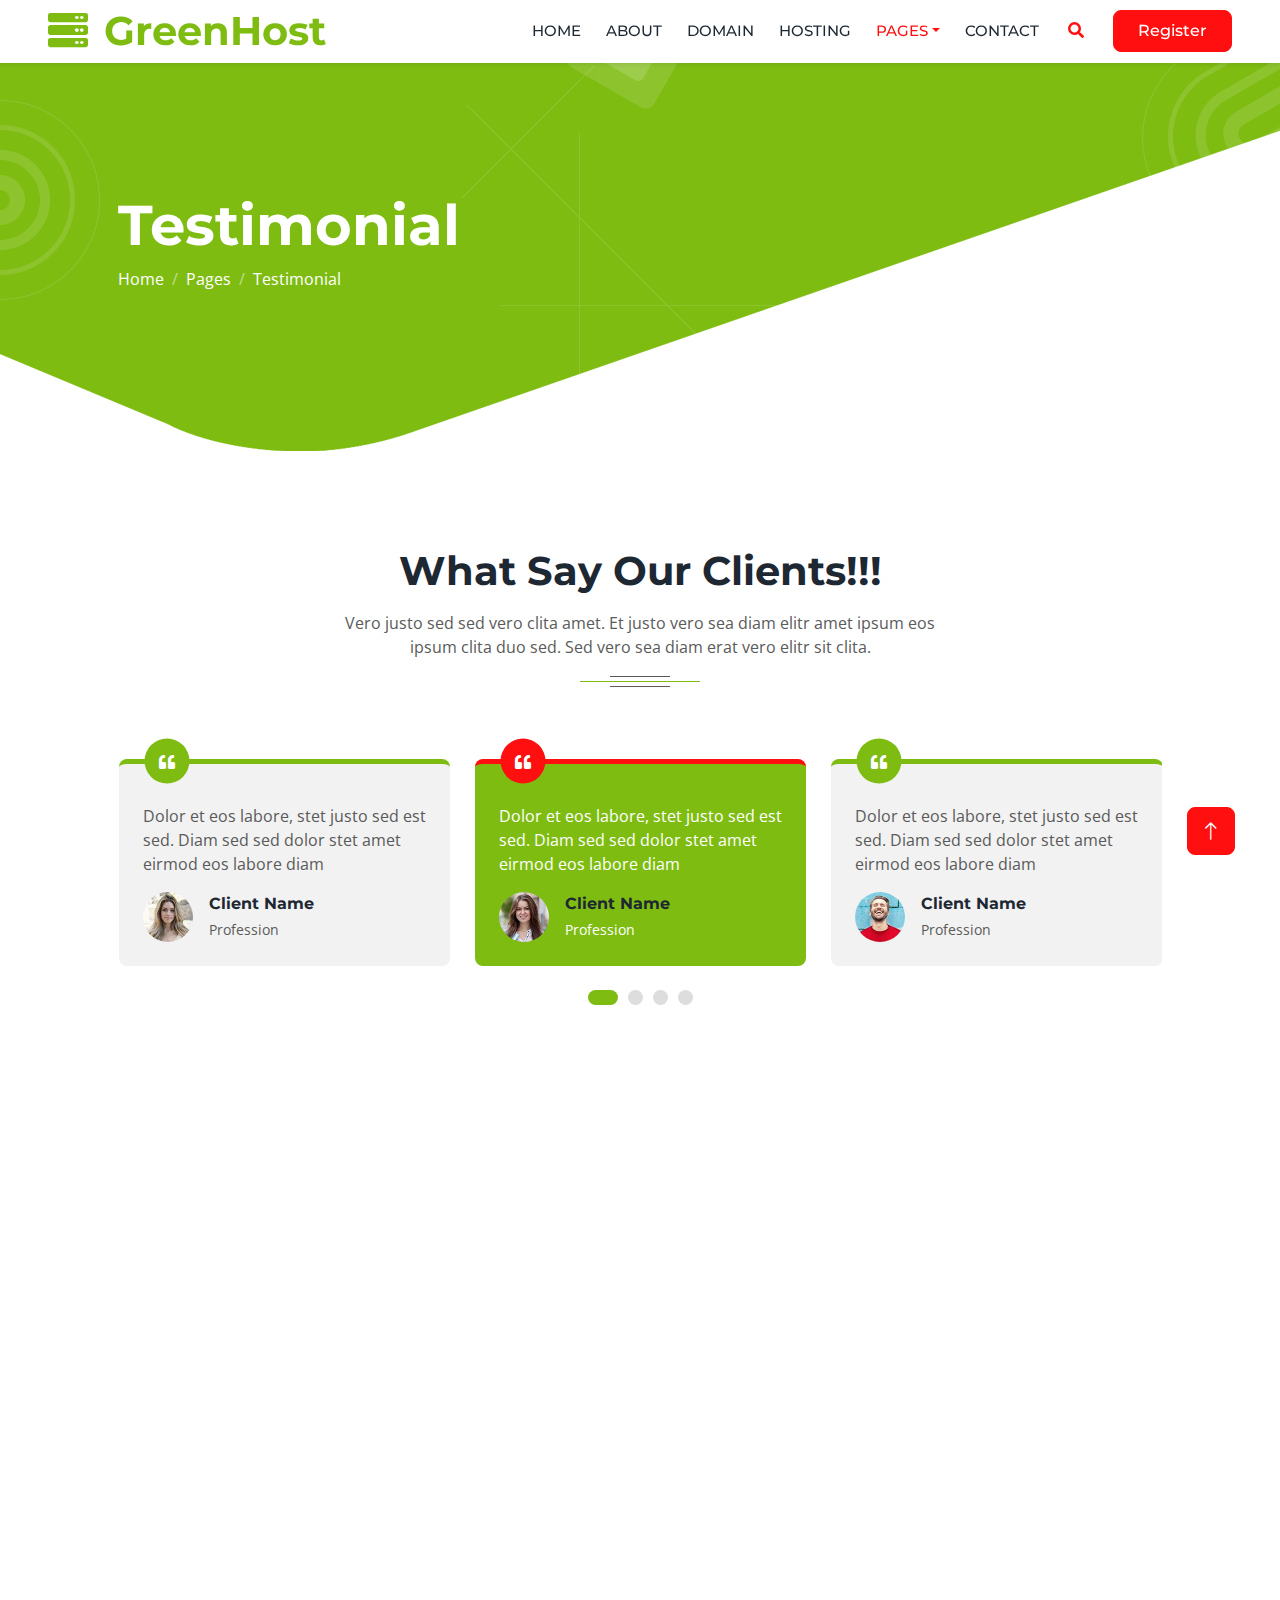
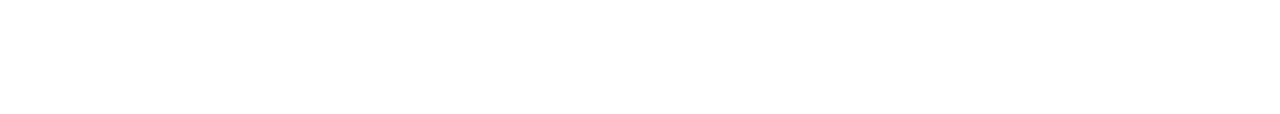
<file: testimonial.html>
<!DOCTYPE html>
<html lang="en">

<head>
    <meta charset="utf-8">
    <title>GreenHost - Web Hosting HTML Template</title>
    <meta content="width=device-width, initial-scale=1.0" name="viewport">
    <meta content="" name="keywords">
    <meta content="" name="description">

    <!-- Favicon -->
    <link href="img/favicon.ico" rel="icon">

    <!-- Google Web Fonts -->
    <link rel="preconnect" href="https://fonts.googleapis.com">
    <link rel="preconnect" href="https://fonts.gstatic.com" crossorigin>
    <link href="https://fonts.googleapis.com/css2?family=Montserrat:wght@400;500;600;700&family=Open+Sans:wght@400;500;600;700&display=swap" rel="stylesheet">  

    <!-- Icon Font Stylesheet -->
    <link href="https://cdnjs.cloudflare.com/ajax/libs/font-awesome/5.10.0/css/all.min.css" rel="stylesheet">
    <link href="https://cdn.jsdelivr.net/npm/bootstrap-icons@1.4.1/font/bootstrap-icons.css" rel="stylesheet">

    <!-- Libraries Stylesheet -->
    <link href="lib/animate/animate.min.css" rel="stylesheet">
    <link href="lib/owlcarousel/assets/owl.carousel.min.css" rel="stylesheet">

    <!-- Customized Bootstrap Stylesheet -->
    <link href="css/bootstrap.min.css" rel="stylesheet">

    <!-- Template Stylesheet -->
    <link href="css/style.css" rel="stylesheet">
</head>

<body>
    <div class="container-xxl bg-white p-0">
        <!-- Spinner Start -->
        <div id="spinner" class="show bg-white position-fixed translate-middle w-100 vh-100 top-50 start-50 d-flex align-items-center justify-content-center">
            <div class="spinner-border text-primary" style="width: 3rem; height: 3rem;" role="status">
                <span class="sr-only">Loading...</span>
            </div>
        </div>
        <!-- Spinner End -->


        <!-- Navbar & Hero Start -->
        <div class="container-xxl position-relative p-0">
            <nav class="navbar navbar-expand-lg navbar-light px-4 px-lg-5 py-3 py-lg-0">
                <a href="" class="navbar-brand p-0">
                    <h1 class="m-0"><i class="fa fa-server me-3"></i>GreenHost</h1>
                    <!-- <img src="img/logo.png" alt="Logo"> -->
                </a>
                <button class="navbar-toggler" type="button" data-bs-toggle="collapse" data-bs-target="#navbarCollapse">
                    <span class="fa fa-bars"></span>
                </button>
                <div class="collapse navbar-collapse" id="navbarCollapse">
                    <div class="navbar-nav ms-auto py-0">
                        <a href="index.html" class="nav-item nav-link">Home</a>
                        <a href="about.html" class="nav-item nav-link">About</a>
                        <a href="domain.html" class="nav-item nav-link">Domain</a>
                        <a href="hosting.html" class="nav-item nav-link">Hosting</a>
                        <div class="nav-item dropdown">
                            <a href="#" class="nav-link dropdown-toggle active" data-bs-toggle="dropdown">Pages</a>
                            <div class="dropdown-menu m-0">
                                <a href="team.html" class="dropdown-item">Our Team</a>
                                <a href="testimonial.html" class="dropdown-item active">Testimonial</a>
                                <a href="comparison.html" class="dropdown-item">Comparison</a>
                            </div>
                        </div>
                        <a href="contact.html" class="nav-item nav-link">Contact</a>
                    </div>
                    <butaton type="button" class="btn text-secondary ms-3" data-bs-toggle="modal" data-bs-target="#searchModal"><i class="fa fa-search"></i></butaton>
                    <a href="" class="btn btn-secondary py-2 px-4 ms-3">Register</a>
                </div>
            </nav>

            <div class="container-xxl py-5 bg-primary hero-header mb-5">
                <div class="container my-5 py-5 px-lg-5">
                    <div class="row g-5 pt-5">
                        <div class="col-12 text-center text-lg-start">
                            <h1 class="display-4 text-white animated slideInLeft">Testimonial</h1>
                            <nav aria-label="breadcrumb">
                                <ol class="breadcrumb justify-content-center justify-content-lg-start animated slideInLeft">
                                    <li class="breadcrumb-item"><a class="text-white" href="#">Home</a></li>
                                    <li class="breadcrumb-item"><a class="text-white" href="#">Pages</a></li>
                                    <li class="breadcrumb-item text-white active" aria-current="page">Testimonial</li>
                                </ol>
                            </nav>
                        </div>
                    </div>
                </div>
            </div>
        </div>
        <!-- Navbar & Hero End -->


        <!-- Full Screen Search Start -->
        <div class="modal fade" id="searchModal" tabindex="-1">
            <div class="modal-dialog modal-fullscreen">
                <div class="modal-content" style="background: rgba(29, 40, 51, 0.8);">
                    <div class="modal-header border-0">
                        <button type="button" class="btn bg-white btn-close" data-bs-dismiss="modal" aria-label="Close"></button>
                    </div>
                    <div class="modal-body d-flex align-items-center justify-content-center">
                        <div class="input-group" style="max-width: 600px;">
                            <input type="text" class="form-control bg-transparent border-light p-3" placeholder="Type search keyword">
                            <button class="btn btn-light px-4"><i class="bi bi-search"></i></button>
                        </div>
                    </div>
                </div>
            </div>
        </div>
        <!-- Full Screen Search End -->


        <!-- Testimonial Start -->
        <div class="container-xxl py-5 wow fadeInUp" data-wow-delay="0.1s">
            <div class="container px-lg-5">
                <div class="section-title position-relative text-center mx-auto mb-5 pb-4 wow fadeInUp" data-wow-delay="0.1s" style="max-width: 600px;">
                    <h1 class="mb-3">What Say Our Clients!!!</h1>
                    <p class="mb-1">Vero justo sed sed vero clita amet. Et justo vero sea diam elitr amet ipsum eos ipsum clita duo sed. Sed vero sea diam erat vero elitr sit clita.</p>
                </div>
                <div class="owl-carousel testimonial-carousel">
                    <div class="testimonial-item position-relative bg-light border-top border-5 border-primary rounded p-4 my-4">
                        <div class="d-flex align-items-center justify-content-center position-absolute top-0 start-0 ms-5 translate-middle bg-primary rounded-circle" style="width: 45px; height: 45px; margin-top: -3px;">
                            <i class="fa fa-quote-left text-white"></i>
                        </div>
                        <p class="mt-3">Dolor et eos labore, stet justo sed est sed. Diam sed sed dolor stet amet eirmod eos labore diam</p>
                        <div class="d-flex align-items-center">
                            <img class="img-fluid flex-shrink-0 rounded-circle" src="img/testimonial-1.jpg" style="width: 50px; height: 50px;">
                            <div class="ps-3">
                                <h6 class="fw-bold mb-1">Client Name</h6>
                                <small>Profession</small>
                            </div>
                        </div>
                    </div>
                    <div class="testimonial-item position-relative bg-light border-top border-5 border-primary rounded p-4 my-4">
                        <div class="d-flex align-items-center justify-content-center position-absolute top-0 start-0 ms-5 translate-middle bg-primary rounded-circle" style="width: 45px; height: 45px; margin-top: -3px;">
                            <i class="fa fa-quote-left text-white"></i>
                        </div>
                        <p class="mt-3">Dolor et eos labore, stet justo sed est sed. Diam sed sed dolor stet amet eirmod eos labore diam</p>
                        <div class="d-flex align-items-center">
                            <img class="img-fluid flex-shrink-0 rounded-circle" src="img/testimonial-2.jpg" style="width: 50px; height: 50px;">
                            <div class="ps-3">
                                <h6 class="fw-bold mb-1">Client Name</h6>
                                <small>Profession</small>
                            </div>
                        </div>
                    </div>
                    <div class="testimonial-item position-relative bg-light border-top border-5 border-primary rounded p-4 my-4">
                        <div class="d-flex align-items-center justify-content-center position-absolute top-0 start-0 ms-5 translate-middle bg-primary rounded-circle" style="width: 45px; height: 45px; margin-top: -3px;">
                            <i class="fa fa-quote-left text-white"></i>
                        </div>
                        <p class="mt-3">Dolor et eos labore, stet justo sed est sed. Diam sed sed dolor stet amet eirmod eos labore diam</p>
                        <div class="d-flex align-items-center">
                            <img class="img-fluid flex-shrink-0 rounded-circle" src="img/testimonial-3.jpg" style="width: 50px; height: 50px;">
                            <div class="ps-3">
                                <h6 class="fw-bold mb-1">Client Name</h6>
                                <small>Profession</small>
                            </div>
                        </div>
                    </div>
                    <div class="testimonial-item position-relative bg-light border-top border-5 border-primary rounded p-4 mt-4">
                        <div class="d-flex align-items-center justify-content-center position-absolute top-0 start-0 ms-5 translate-middle bg-primary rounded-circle" style="width: 45px; height: 45px; margin-top: -3px;">
                            <i class="fa fa-quote-left text-white"></i>
                        </div>
                        <p class="mt-3">Dolor et eos labore, stet justo sed est sed. Diam sed sed dolor stet amet eirmod eos labore diam</p>
                        <div class="d-flex align-items-center">
                            <img class="img-fluid flex-shrink-0 rounded-circle" src="img/testimonial-4.jpg" style="width: 50px; height: 50px;">
                            <div class="ps-3">
                                <h6 class="fw-bold mb-1">Client Name</h6>
                                <small>Profession</small>
                            </div>
                        </div>
                    </div>
                </div>
            </div>
        </div>
        <!-- Testimonial End -->
        

        <!-- Footer Start -->
        <div class="container-fluid bg-primary text-white footer mt-5 pt-5 wow fadeIn" data-wow-delay="0.1s">
            <div class="container py-5 px-lg-5">
                <div class="row gy-5 gx-4 pt-5">
                    <div class="col-12">
                        <h5 class="fw-bold text-white mb-4">Subscribe Our Newsletter</h5>
                        <div class="position-relative" style="max-width: 400px;">
                            <input class="form-control bg-white border-0 w-100 py-3 ps-4 pe-5" type="text" placeholder="Enter your email">
                            <button type="button" class="btn btn-primary py-2 px-3 position-absolute top-0 end-0 mt-2 me-2">Submit</button>
                        </div>
                    </div>
                    <div class="col-lg-5 col-md-12">
                        <div class="row gy-5 g-4">
                            <div class="col-md-6">
                                <h5 class="fw-bold text-white mb-4">About Us</h5>
                                <a class="btn btn-link" href="">About Us</a>
                                <a class="btn btn-link" href="">Contact Us</a>
                                <a class="btn btn-link" href="">Privacy Policy</a>
                                <a class="btn btn-link" href="">Terms & Condition</a>
                                <a class="btn btn-link" href="">Support</a>
                            </div>
                            <div class="col-md-6">
                                <h5 class="fw-bold text-white mb-4">Our Services</h5>
                                <a class="btn btn-link" href="">Domain Register</a>
                                <a class="btn btn-link" href="">Shared Hosting</a>
                                <a class="btn btn-link" href="">VPS Hosting</a>
                                <a class="btn btn-link" href="">Dedicated Hosting</a>
                                <a class="btn btn-link" href="">Reseller Hosting</a>
                            </div>
                        </div>
                    </div>
                    <div class="col-md-6 col-lg-3">
                        <h5 class="fw-bold text-white mb-4">Get In Touch</h5>
                        <p class="mb-2"><i class="fa fa-map-marker-alt me-3"></i>123 Street, New York, USA</p>
                        <p class="mb-2"><i class="fa fa-phone-alt me-3"></i>+012 345 67890</p>
                        <p class="mb-2"><i class="fa fa-envelope me-3"></i>info@example.com</p>
                        <div class="d-flex pt-2">
                            <a class="btn btn-outline-light btn-social" href=""><i class="fab fa-twitter"></i></a>
                            <a class="btn btn-outline-light btn-social" href=""><i class="fab fa-facebook-f"></i></a>
                            <a class="btn btn-outline-light btn-social" href=""><i class="fab fa-youtube"></i></a>
                            <a class="btn btn-outline-light btn-social" href=""><i class="fab fa-linkedin-in"></i></a>
                        </div>
                    </div>
                    <div class="col-md-6 col-lg-4 mt-lg-n5">
                        <div class="bg-light rounded" style="padding: 30px;">
                            <input type="text" class="form-control border-0 py-2 mb-2" placeholder="Name">
                            <input type="email" class="form-control border-0 py-2 mb-2" placeholder="Email">
                            <textarea class="form-control border-0 mb-2" rows="2" placeholder="Message"></textarea>
                            <button class="btn btn-primary w-100 py-2">Send Message</button>
                        </div>
                    </div>
                </div>
            </div>
            <div class="container px-lg-5">
                <div class="copyright">
                    <div class="row">
                        <div class="col-md-6 text-center text-md-start mb-3 mb-md-0">
                            &copy; <a class="border-bottom" href="#">Your Site Name</a>, All Right Reserved. 
							
							<!--/*** This template is free as long as you keep the footer author’s credit link/attribution link/backlink. If you'd like to use the template without the footer author’s credit link/attribution link/backlink, you can purchase the Credit Removal License from "https://htmlcodex.com/credit-removal". Thank you for your support. ***/-->
							Designed By <a class="border-bottom" href="https://htmlcodex.com">HTML Codex</a>
                        </div>
                        <div class="col-md-6 text-center text-md-end">
                            <div class="footer-menu">
                                <a href="">Home</a>
                                <a href="">Cookies</a>
                                <a href="">Help</a>
                                <a href="">FQAs</a>
                            </div>
                        </div>
                    </div>
                </div>
            </div>
        </div>
        <!-- Footer End -->


        <!-- Back to Top -->
        <a href="#" class="btn btn-lg btn-secondary btn-lg-square back-to-top"><i class="bi bi-arrow-up"></i></a>
    </div>

    <!-- JavaScript Libraries -->
    <script src="https://code.jquery.com/jquery-3.4.1.min.js"></script>
    <script src="https://cdn.jsdelivr.net/npm/bootstrap@5.0.0/dist/js/bootstrap.bundle.min.js"></script>
    <script src="lib/wow/wow.min.js"></script>
    <script src="lib/easing/easing.min.js"></script>
    <script src="lib/waypoints/waypoints.min.js"></script>
    <script src="lib/counterup/counterup.min.js"></script>
    <script src="lib/owlcarousel/owl.carousel.min.js"></script>

    <!-- Template Javascript -->
    <script src="js/main.js"></script>
</body>

</html>
</file>
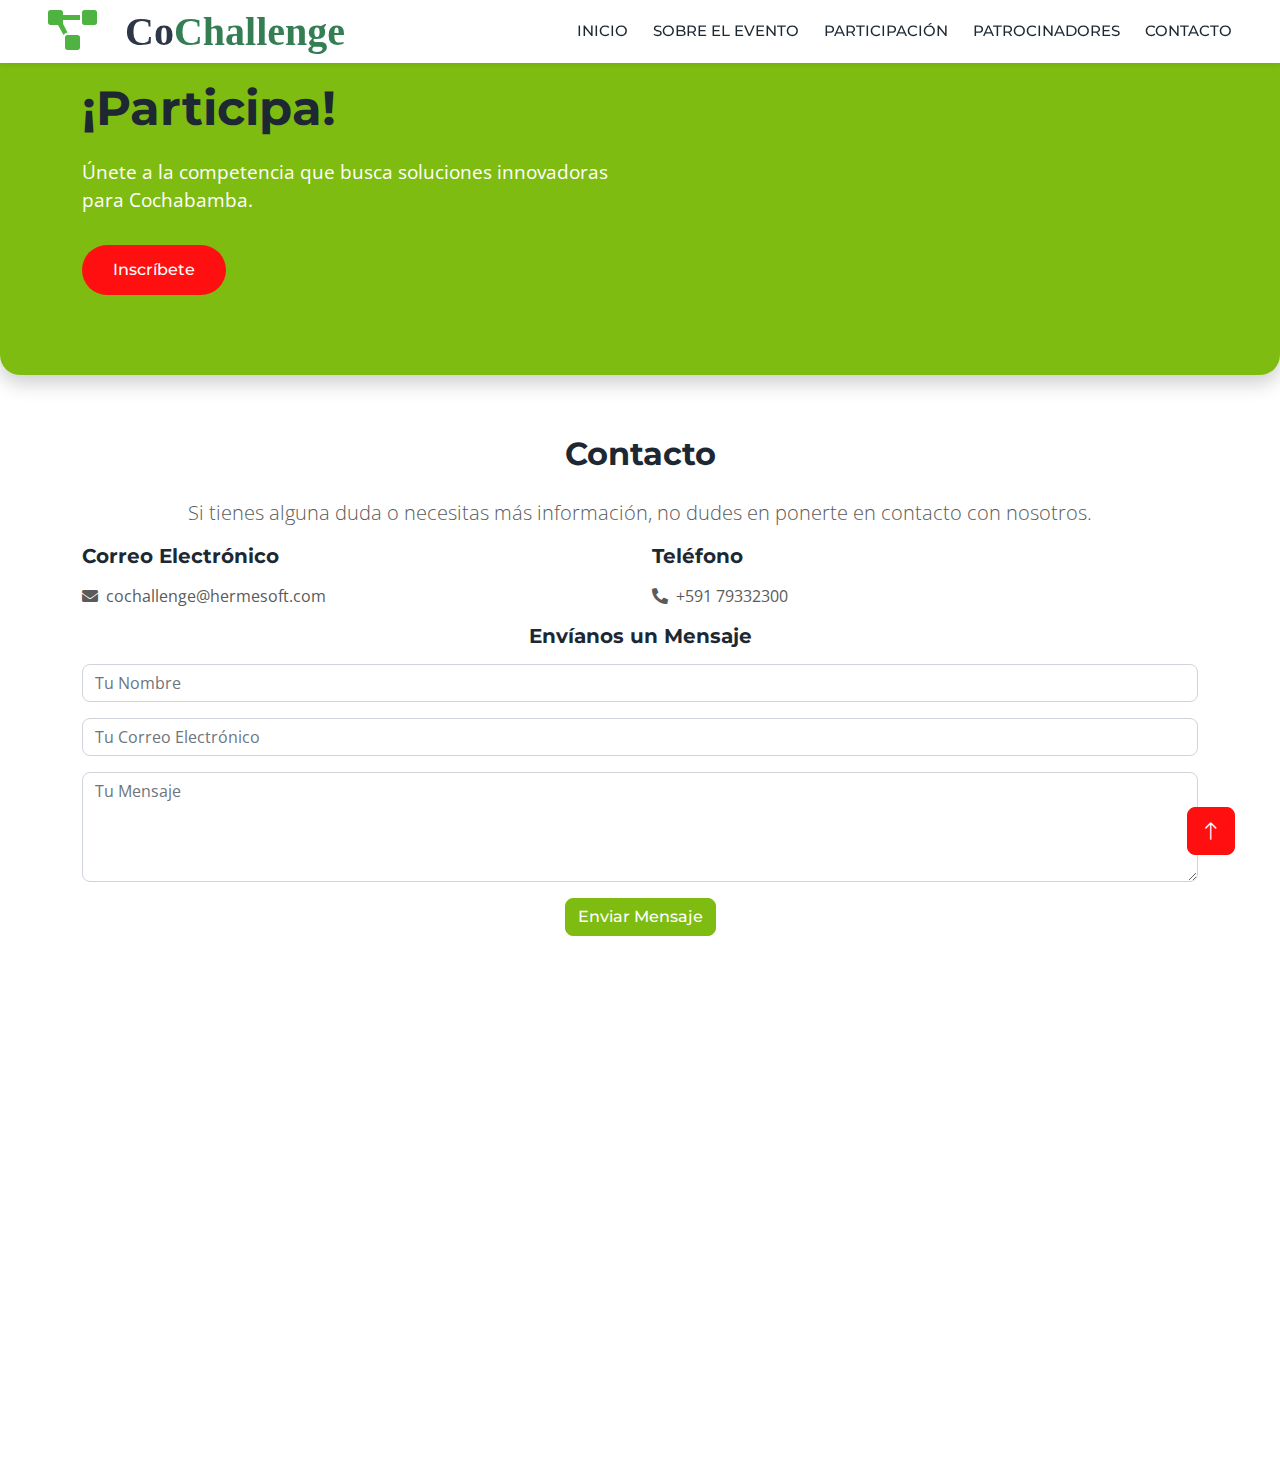
<file: pages/contact.html>
<!DOCTYPE html>
<html lang="en">

<head>
    <meta charset="utf-8">
    <title>Hackathon CoChallenge</title>
    <meta name="viewport" content="width=device-width, initial-scale=1">
    <meta content="" name="keywords">
    <meta content="" name="description">

    <!-- Favicon -->
    <link href="../img/favicon.ico" rel="icon">

    <!-- Google Web Fonts -->
    <link rel="preconnect" href="https://fonts.googleapis.com">
    <link rel="preconnect" href="https://fonts.gstatic.com" crossorigin>
    <link href="https://fonts.googleapis.com/css2?family=Montserrat:wght@400;500;600;700&family=Open+Sans:wght@400;500;600;700&display=swap" rel="stylesheet">  

    <!-- Icon Font Stylesheet -->
    <link href="https://cdnjs.cloudflare.com/ajax/libs/font-awesome/5.10.0/css/all.min.css" rel="stylesheet">
    <link href="https://cdn.jsdelivr.net/npm/bootstrap-icons@1.4.1/font/bootstrap-icons.css" rel="stylesheet">

    <!-- Libraries Stylesheet -->
    <link href="../lib/animate/animate.min.css" rel="stylesheet">
    <link href="../lib/owlcarousel/assets/owl.carousel.min.css" rel="stylesheet">

    <!-- Customized Bootstrap Stylesheet -->
    <link href="../css/bootstrap.min.css" rel="stylesheet">

    <!-- Template Stylesheet -->
    <link href="../css/style.css" rel="stylesheet">
</head>

<body>
    <div class="container-fluid bg-white p-0 in-flex">


         <!-- Spinner Start -->
         <div id="spinner" class="show bg-white position-fixed translate-middle w-100 vh-100 top-50 start-50 d-flex align-items-center justify-content-center">
            <div class="spinner-border text-primary" style="width: 3rem; height: 3rem;" role="status">
                <span class="sr-only">Loading...</span>
            </div>
        </div>
        <!-- Spinner End -->

        
         <!-- Navbar & Hero Start -->
         <div class="container-xxl position-relative p-0">
            <nav class="navbar navbar-expand-lg navbar-light px-4 px-lg-5 py-3 py-lg-0">
                <a href="../index.html" class="navbar-brand p-0">
                    <h1 class="m-0">
                        <i class="fas fa-project-diagram me-3" style="color: #4fb342;"></i>
                        <span style="font-family: 'Exo 2'; color: #2D3748;">Co<span style="color: #357e54;">Challenge</span></span>
                      </h1>
                </a>
                <button class="navbar-toggler" type="button" data-bs-toggle="collapse" data-bs-target="#navbarCollapse">
                    <span class="fa fa-bars"></span>
                </button>
                <div class="collapse navbar-collapse" id="navbarCollapse">
                    <div class="navbar-nav ms-auto py-0">
                        <a href="../index.html" class="nav-item nav-link">Inicio</a>
                        <a href="about.html" class="nav-item nav-link">Sobre el Evento</a>
                        <a href="participacion.html" class="nav-item nav-link">Participación</a>
                        <a href="patrocinadores.html" class="nav-item nav-link">Patrocinadores</a>
                        <!-- <a href="categorias.html" class="nav-item nav-link">Categorias</a> -->
                        <!-- <a href="premios.html" class="nav-item nav-link">Premios</a> -->
                        <a href="contact.html" class="nav-item nav-link">Contacto</a>
                    </div>
                    
                </div>
            </nav>

            <section class="hero-section">
                <div class="container">
                  <div class="row align-items-center justify-content-between">
                    <!-- Texto -->
                    <div class="col-lg-6 text-center text-lg-start mb-4 mb-lg-0">
                      <h1 class="hero-title">¡Participa!</h1>
                      <p class="hero-subtitle">Únete a la competencia que busca soluciones innovadoras para Cochabamba.</p>
                      <a href="pages/registro.html" class="btn hero-btn">Inscríbete</a>
                    </div>
                  </div>
                </div>
            </section>
        </div>
        <!-- Navbar & Hero End -->


    <!-- Full Screen Search Start -->
    <div class="modal fade" id="searchModal" tabindex="-1">
        <div class="modal-dialog modal-fullscreen">
            <div class="modal-content" style="background: rgba(29, 40, 51, 0.8);">
                <div class="modal-header border-0">
                    <button type="button" class="btn bg-white btn-close" data-bs-dismiss="modal" aria-label="Close"></button>
                </div>
                <div class="modal-body d-flex align-items-center justify-content-center">
                    <div class="input-group" style="max-width: 600px;">
                        <input type="text" class="form-control bg-transparent border-light p-3" placeholder="Type search keyword">
                        <button class="btn btn-light px-4"><i class="bi bi-search"></i></button>
                    </div>
                </div>
            </div>
        </div>
    </div>
    <!-- Full Screen Search End -->

    <!-- Contacto - Página Principal -->
    <section id="contacto" class="container my-5 section-content">
        <div class="row">
            <div class="col-12 text-center">
                <h2 class="fw-bold mb-4">Contacto</h2>
                <p class="lead">Si tienes alguna duda o necesitas más información, no dudes en ponerte en contacto con nosotros.</p>
            </div>
        </div>

        <!-- Información de contacto -->
        <div class="row">
            <div class="col-md-6">
                <h5 class="fw-bold mb-3">Correo Electrónico</h5>
                <p><i class="fa fa-envelope me-2"></i>cochallenge@hermesoft.com</p>
            </div>

            <div class="col-md-6">
                <h5 class="fw-bold mb-3">Teléfono</h5>
                <p><i class="fa fa-phone-alt me-2"></i>+591 79332300</p>
            </div>
        </div>

        <!-- Formulario de contacto (opcional) -->
        <div class="row">
            <div class="col-12 text-center">
                <h5 class="fw-bold mb-3">Envíanos un Mensaje</h5>
                <form action="#" method="post">
                    <div class="mb-3">
                        <input type="text" class="form-control" placeholder="Tu Nombre" required>
                    </div>
                    <div class="mb-3">
                        <input type="email" class="form-control" placeholder="Tu Correo Electrónico" required>
                    </div>
                    <div class="mb-3">
                        <textarea class="form-control" placeholder="Tu Mensaje" rows="4" required></textarea>
                    </div>
                    <button type="submit" class="btn btn-primary">Enviar Mensaje</button>
                </form>
            </div>
        </div>
    </section>



   <!-- Footer Start -->
   <div class="container-fluid bg-primary text-white footer mt-5 pt-5 wow fadeIn section-content" data-wow-delay="0.1s">
    <div class="container py-5 px-lg-5">
        <div class="row gy-5 gx-4 pt-5">
            <!-- Suscripción al Newsletter -->
            

            <!-- Secciones de Hackathon -->
            <div class="col-lg-5 col-md-12">
                <div class="row gy-5 g-4">
                    <div class="col-md-6">
                        <h5 class="fw-bold text-white mb-4">Hackathon CoCHAllenge</h5>
                        <a class="btn btn-link" href="about.html">Sobre Nosotros</a>
                        <a class="btn btn-link" href="participacion.html">Participación</a>
                        <!-- <a class="btn btn-link" href="categorias.html">Categorías</a> -->
                        <a class="btn btn-link" href="cronograma.html">Cronograma</a>
                        <a class="btn btn-link" href="contact.html">Contacto</a>
                    </div>
                    <div class="col-md-6">
                        <h5 class="fw-bold text-white mb-4">Secciones</h5>
                        <!-- <a class="btn btn-link" href="premios.html">Premios</a> -->
                        <a class="btn btn-link" href="registro.html">Registro</a>
                        <a class="btn btn-link" href="#">Reglamento</a>
                        <a class="btn btn-link" href="#">FAQs</a>
                    </div>
                </div>
            </div>

            <!-- Contacto -->
            <div class="col-md-6 col-lg-3">
                <h5 class="fw-bold text-white mb-4">Contáctanos</h5>
                <p class="mb-2"><i class="fa fa-map-marker-alt me-3"></i>Av. Innovación 123, Ciudad Creativa</p>
                <p class="mb-2"><i class="fa fa-phone-alt me-3"></i>+591 79332300</p>
                <p class="mb-2"><i class="fa fa-envelope me-3"></i>cochallenge@hermesoft.com</p>
                <div class="d-flex pt-2">
                    <a class="btn btn-outline-light btn-social" href="#"><i class="fab fa-twitter"></i></a>
                    <a class="btn btn-outline-light btn-social" href="#"><i class="fab fa-facebook-f"></i></a>
                    <a class="btn btn-outline-light btn-social" href="#"><i class="fab fa-instagram"></i></a>
                    <a class="btn btn-outline-light btn-social" href="#"><i class="fab fa-linkedin-in"></i></a>
                </div>
            </div>

            
        </div>
    </div>

    <!-- Copyright y enlaces adicionales -->
    <div class="container px-lg-5">
        <div class="copyright">
            <div class="row">
                <div class="col-md-6 text-center text-md-start mb-3 mb-md-0">
                    &copy; <a class="border-bottom" href="#">Hackathon CoCHAllenge</a>, Todos los derechos reservados. 
                    Diseñado por tu equipo de desarrollo.
                </div>
                <div class="col-md-6 text-center text-md-end">
                    <div class="footer-menu">
                        <a href="../index.html">Inicio</a>
                        <a href="#">Cookies</a>
                        <a href="#">Ayuda</a>
                        <a href="#">FAQs</a>
                    </div>
                </div>
            </div>
        </div>
    </div>
</div>
<!-- Footer End -->

    <!-- Back to Top -->
    <a href="#" class="btn btn-lg btn-secondary btn-lg-square back-to-top"><i class="bi bi-arrow-up"></i></a>
    </div>

    <!-- JavaScript Libraries -->
<!-- Librerías externas (se quedan igual) -->
<script src="https://code.jquery.com/jquery-3.4.1.min.js"></script>
<script src="https://cdn.jsdelivr.net/npm/bootstrap@5.0.0/dist/js/bootstrap.bundle.min.js"></script>

<!-- Librerías locales (agregar ../ porque estás dentro de pages/) -->
<script src="../lib/wow/wow.min.js"></script>
<script src="../lib/easing/easing.min.js"></script>
<script src="../lib/waypoints/waypoints.min.js"></script>
<script src="../lib/counterup/counterup.min.js"></script>
<script src="../lib/owlcarousel/owl.carousel.min.js"></script>

<!-- Tu script principal -->
<script src="../js/main.js"></script>
</body>

</html>
</file>
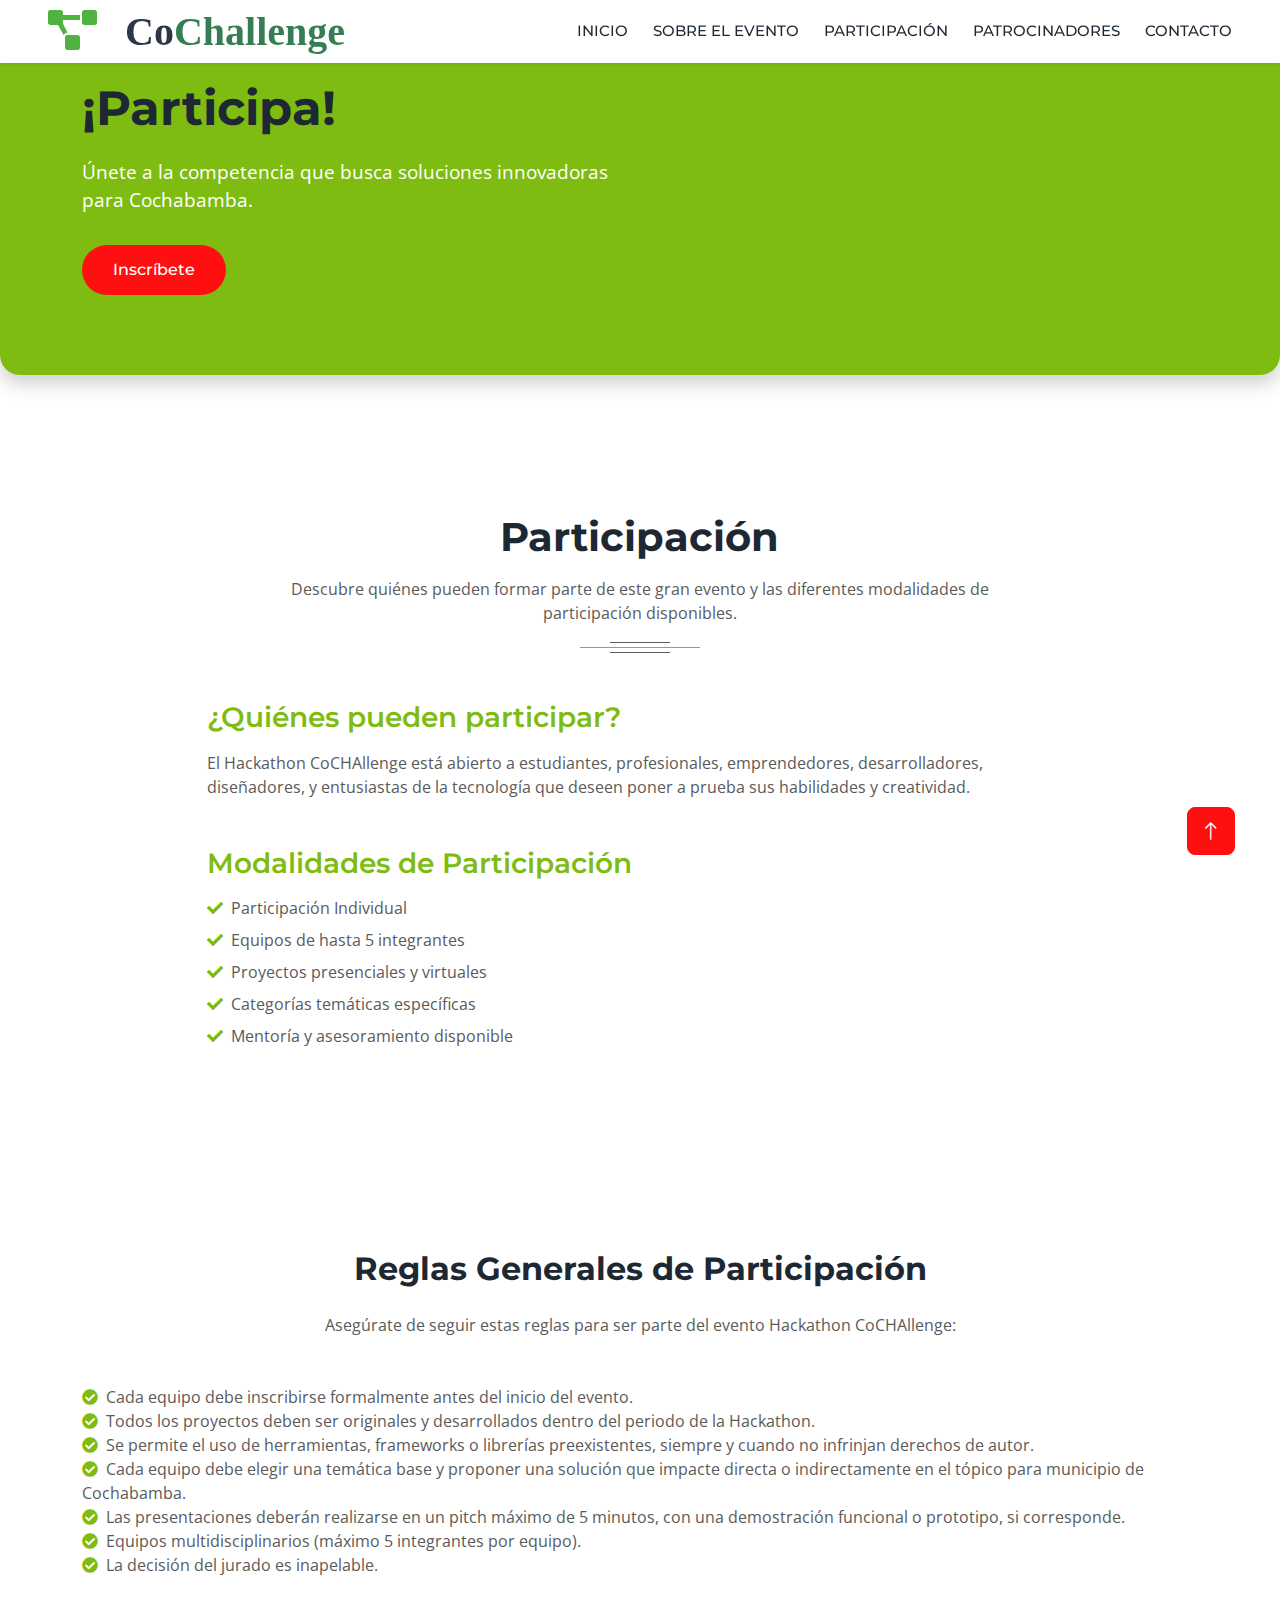
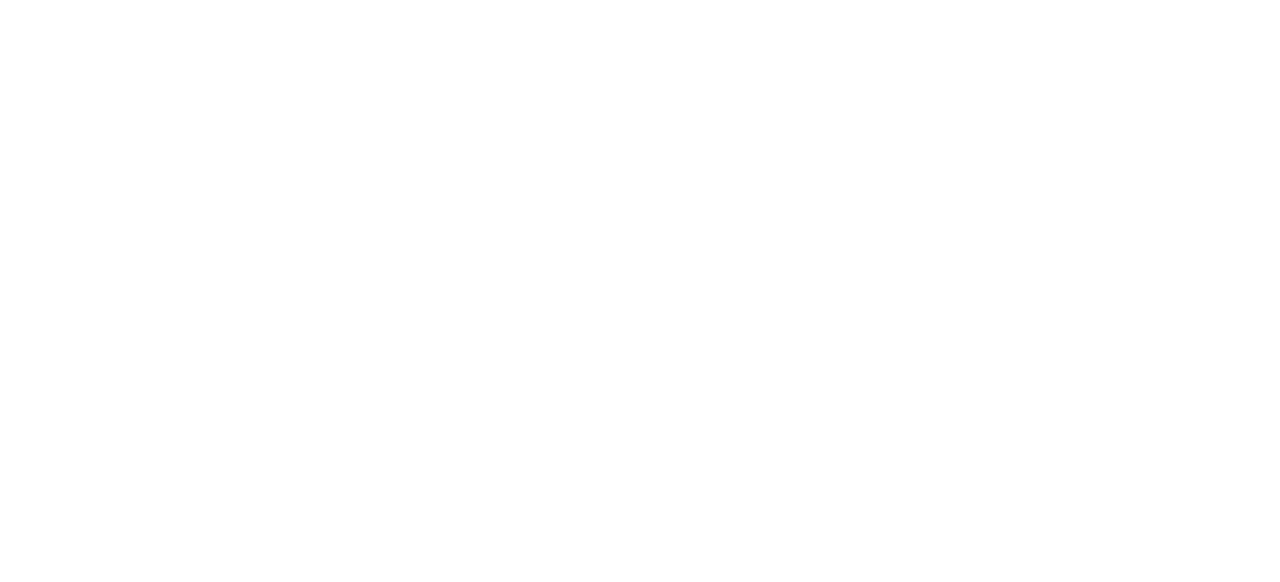
<file: pages/participacion.html>
<!DOCTYPE html>
<html lang="en">

<head>
    <meta charset="utf-8">
    <title>Hackathon CoChallenge</title>
    <meta name="viewport" content="width=device-width, initial-scale=1">
    <meta content="" name="keywords">
    <meta content="" name="description">

    <!-- Favicon -->
    <link href="../img/favicon.ico" rel="icon">

    <!-- Google Web Fonts -->
    <link rel="preconnect" href="https://fonts.googleapis.com">
    <link rel="preconnect" href="https://fonts.gstatic.com" crossorigin>
    <link href="https://fonts.googleapis.com/css2?family=Montserrat:wght@400;500;600;700&family=Open+Sans:wght@400;500;600;700&display=swap" rel="stylesheet">  

    <!-- Icon Font Stylesheet -->
    <link href="https://cdnjs.cloudflare.com/ajax/libs/font-awesome/5.10.0/css/all.min.css" rel="stylesheet">
    <link href="https://cdn.jsdelivr.net/npm/bootstrap-icons@1.4.1/font/bootstrap-icons.css" rel="stylesheet">

    <!-- Libraries Stylesheet -->
    <link href="../lib/animate/animate.min.css" rel="stylesheet">
    <link href="../lib/owlcarousel/assets/owl.carousel.min.css" rel="stylesheet">

    <!-- Customized Bootstrap Stylesheet -->
    <link href="../css/bootstrap.min.css" rel="stylesheet">

    <!-- Template Stylesheet -->
    <link href="../css/style.css" rel="stylesheet">
</head>


<body>
    <div class="container-fluid bg-white p-0">


        <!-- Spinner Start -->
        <div id="spinner" class="show bg-white position-fixed translate-middle w-100 vh-100 top-50 start-50 d-flex align-items-center justify-content-center">
            <div class="spinner-border text-primary" style="width: 3rem; height: 3rem;" role="status">
                <span class="sr-only">Loading...</span>
            </div>
        </div>
        <!-- Spinner End -->


         <!-- Navbar & Hero Start -->
         <div class="container-xxl position-relative p-0">
            <nav class="navbar navbar-expand-lg navbar-light px-4 px-lg-5 py-3 py-lg-0">
                <a href="../index.html" class="navbar-brand p-0">
                    <h1 class="m-0">
                        <i class="fas fa-project-diagram me-3" style="color: #4fb342;"></i>
                        <span style="font-family: 'Exo 2'; color: #2D3748;">Co<span style="color: #357e54;">Challenge</span></span>
                      </h1>
                </a>
                <button class="navbar-toggler" type="button" data-bs-toggle="collapse" data-bs-target="#navbarCollapse">
                    <span class="fa fa-bars"></span>
                </button>
                <div class="collapse navbar-collapse" id="navbarCollapse">
                    <div class="navbar-nav ms-auto py-0">
                        <a href="../index.html" class="nav-item nav-link">Inicio</a>
                        <a href="about.html" class="nav-item nav-link">Sobre el Evento</a>
                        <a href="participacion.html" class="nav-item nav-link">Participación</a>
                        <a href="patrocinadores.html" class="nav-item nav-link">Patrocinadores</a>
                        <!-- <a href="categorias.html" class="nav-item nav-link">Categorias</a> -->
                        <!-- <a href="premios.html" class="nav-item nav-link">Premios</a> -->
                        <a href="contact.html" class="nav-item nav-link">Contacto</a>
                    </div>
                    
                </div>
            </nav>

            <section class="hero-section">
                <div class="container">
                  <div class="row align-items-center justify-content-between">
                    <!-- Texto -->
                    <div class="col-lg-6 text-center text-lg-start mb-4 mb-lg-0">
                      <h1 class="hero-title">¡Participa!</h1>
                      <p class="hero-subtitle">Únete a la competencia que busca soluciones innovadoras para Cochabamba.</p>
                      <a href="pages/registro.html" class="btn hero-btn">Inscríbete</a>
                    </div>
                  </div>
                </div>
            </section>
        </div>
        <!-- Navbar & Hero End -->


        <!-- Full Screen Search Start -->
        <div class="modal fade" id="searchModal" tabindex="-1">
            <div class="modal-dialog modal-fullscreen">
                <div class="modal-content" style="background: rgba(29, 40, 51, 0.8);">
                    <div class="modal-header border-0">
                        <button type="button" class="btn bg-white btn-close" data-bs-dismiss="modal" aria-label="Close"></button>
                    </div>
                    <div class="modal-body d-flex align-items-center justify-content-center">
                        <div class="input-group" style="max-width: 600px;">
                            <input type="text" class="form-control bg-transparent border-light p-3" placeholder="Type search keyword">
                            <button class="btn btn-light px-4"><i class="bi bi-search"></i></button>
                        </div>
                    </div>
                </div>
            </div>
        </div>
        <!-- Full Screen Search End -->


        <div class="container-xxl py-5" style="margin-top: 90px; margin-bottom: 90px;">
            <div class="container px-lg-5">
                <div class="row justify-content-center">
                    <div class="col-lg-10">
                        <div class="section-title position-relative text-center mx-auto mb-5 pb-4 wow fadeInUp" data-wow-delay="0.1s" style="max-width: 700px;">
                            <h1 class="mb-3">Participación</h1>
                            <p class="mb-1">
                                Descubre quiénes pueden formar parte de este gran evento y las diferentes modalidades de participación disponibles.
                            </p>
                        </div>
        
                        <!-- ¿Quiénes pueden participar? -->
                        <div class="mb-5 wow fadeInUp" data-wow-delay="0.2s">
                            <h3 class="mb-3 text-primary">¿Quiénes pueden participar?</h3>
                            <p>
                                El Hackathon CoCHAllenge está abierto a estudiantes, profesionales, emprendedores, desarrolladores, diseñadores, y entusiastas de la tecnología que deseen poner a prueba sus habilidades y creatividad.
                            </p>
                        </div>
        
                        <!-- Modalidades -->
                        <div class="wow fadeInUp" data-wow-delay="0.3s">
                            <h3 class="mb-3 text-primary">Modalidades de Participación</h3>
                            <ul class="list-unstyled">
                                <li class="mb-2"><i class="fas fa-check text-primary me-2"></i>Participación Individual</li>
                                <li class="mb-2"><i class="fas fa-check text-primary me-2"></i>Equipos de hasta 5 integrantes</li>
                                <li class="mb-2"><i class="fas fa-check text-primary me-2"></i>Proyectos presenciales y virtuales</li>
                                <li class="mb-2"><i class="fas fa-check text-primary me-2"></i>Categorías temáticas específicas</li>
                                <li class="mb-2"><i class="fas fa-check text-primary me-2"></i>Mentoría y asesoramiento disponible</li>
                            </ul>
                        </div>
        
                    </div>
                </div>
            </div>
        </div>


        <!-- Reglas Generales de Participación Start -->
    <section id="reglas-participacion" class="container py-5 section-content">
        <h2 class="fw-bold text-center mb-4">Reglas Generales de Participación</h2>
        <p class="text-center mb-5">Asegúrate de seguir estas reglas para ser parte del evento Hackathon CoCHAllenge:</p>
        <ul class="list-unstyled">
            <li><i class="fa fa-check-circle text-primary me-2"></i>Cada equipo debe inscribirse formalmente antes del inicio del evento.</li>
            <li><i class="fa fa-check-circle text-primary me-2"></i>Todos los proyectos deben ser originales y desarrollados dentro del periodo de la Hackathon.</li>
            <li><i class="fa fa-check-circle text-primary me-2"></i>Se permite el uso de herramientas, frameworks o librerías preexistentes, siempre y cuando no infrinjan derechos de autor.</li>
            <li><i class="fa fa-check-circle text-primary me-2"></i>Cada equipo debe elegir una temática base y proponer una solución que impacte directa o indirectamente en el tópico para municipio de Cochabamba.</li>
            <li><i class="fa fa-check-circle text-primary me-2"></i>Las presentaciones deberán realizarse en un pitch máximo de 5 minutos, con una demostración funcional o prototipo, si corresponde.</li>
            <li><i class="fa fa-check-circle text-primary me-2"></i>Equipos multidisciplinarios (máximo 5 integrantes por equipo).</li>
            <li><i class="fa fa-check-circle text-primary me-2"></i>La decisión del jurado es inapelable.</li>
        </ul>
    </section>
    <!-- Reglas Generales de Participación End -->
        

        <!-- Footer Start -->
    <div class="container-fluid bg-primary text-white footer mt-5 pt-5 wow fadeIn section-content" data-wow-delay="0.1s">
        <div class="container py-5 px-lg-5">
            <div class="row gy-5 gx-4 pt-5">
                <!-- Suscripción al Newsletter -->
                
    
                <!-- Secciones de Hackathon -->
                <div class="col-lg-5 col-md-12">
                    <div class="row gy-5 g-4">
                        <div class="col-md-6">
                            <h5 class="fw-bold text-white mb-4">Hackathon CoCHAllenge</h5>
                            <a class="btn btn-link" href="about.html">Sobre Nosotros</a>
                            <a class="btn btn-link" href="participacion.html">Participación</a>
                            <!-- <a class="btn btn-link" href="categorias.html">Categorías</a> -->
                            <a class="btn btn-link" href="cronograma.html">Cronograma</a>
                            <a class="btn btn-link" href="contact.html">Contacto</a>
                        </div>
                        <div class="col-md-6">
                            <h5 class="fw-bold text-white mb-4">Secciones</h5>
                            <!-- <a class="btn btn-link" href="premios.html">Premios</a> -->
                            <a class="btn btn-link" href="registro.html">Registro</a>
                            <a class="btn btn-link" href="#">Reglamento</a>
                            <a class="btn btn-link" href="#">FAQs</a>
                        </div>
                    </div>
                </div>
    
                <!-- Contacto -->
                <div class="col-md-6 col-lg-3">
                    <h5 class="fw-bold text-white mb-4">Contáctanos</h5>
                    <p class="mb-2"><i class="fa fa-map-marker-alt me-3"></i>Av. Innovación 123, Ciudad Creativa</p>
                    <p class="mb-2"><i class="fa fa-phone-alt me-3"></i>+591 79332300</p>
                    <p class="mb-2"><i class="fa fa-envelope me-3"></i>cochallenge@hermesoft.com</p>
                    <div class="d-flex pt-2">
                        <a class="btn btn-outline-light btn-social" href="#"><i class="fab fa-twitter"></i></a>
                        <a class="btn btn-outline-light btn-social" href="#"><i class="fab fa-facebook-f"></i></a>
                        <a class="btn btn-outline-light btn-social" href="#"><i class="fab fa-instagram"></i></a>
                        <a class="btn btn-outline-light btn-social" href="#"><i class="fab fa-linkedin-in"></i></a>
                    </div>
                </div>
    
                
            </div>
        </div>
    
        <!-- Copyright y enlaces adicionales -->
        <div class="container px-lg-5">
            <div class="copyright">
                <div class="row">
                    <div class="col-md-6 text-center text-md-start mb-3 mb-md-0">
                        &copy; <a class="border-bottom" href="#">Hackathon CoCHAllenge</a>, Todos los derechos reservados. 
                        Diseñado por tu equipo de desarrollo.
                    </div>
                    <div class="col-md-6 text-center text-md-end">
                        <div class="footer-menu">
                            <a href="../index.html">Inicio</a>
                            <a href="#">Cookies</a>
                            <a href="#">Ayuda</a>
                            <a href="#">FAQs</a>
                        </div>
                    </div>
                </div>
            </div>
        </div>
    </div>
    <!-- Footer End -->

        <!-- Back to Top -->
        <a href="#" class="btn btn-lg btn-secondary btn-lg-square back-to-top"><i class="bi bi-arrow-up"></i></a>
    </div>

        <!-- JavaScript Libraries -->
    <!-- Librerías externas (se quedan igual) -->
    <script src="https://code.jquery.com/jquery-3.4.1.min.js"></script>
    <script src="https://cdn.jsdelivr.net/npm/bootstrap@5.0.0/dist/js/bootstrap.bundle.min.js"></script>

    <!-- Librerías locales (agregar ../ porque estás dentro de pages/) -->
    <script src="../lib/wow/wow.min.js"></script>
    <script src="../lib/easing/easing.min.js"></script>
    <script src="../lib/waypoints/waypoints.min.js"></script>
    <script src="../lib/counterup/counterup.min.js"></script>
    <script src="../lib/owlcarousel/owl.carousel.min.js"></script>

    <!-- Tu script principal -->
    <script src="../js/main.js"></script>


</body>


</html>
</file>
<file: css/style.css>
/********** Template CSS **********/
:root {
    --primary: #7EBC12;
    --secondary: #FF0F10;
    --light: #F2F2F2;
    --dark: #1D2833;
}
.hero-section {
    background: linear-gradient(135deg, #7EBC12 0%, #7EBC12 100%);
    padding: 80px 20px;
    color: white;
    border-radius: 20px;
    margin-bottom: 60px;
    box-shadow: 0 8px 20px rgba(0, 0, 0, 0.2);
  }
  
  .hero-title {
    font-size: 3rem;
    font-weight: 700;
    margin-bottom: 20px;
  }
  
  .hero-subtitle {
    font-size: 1.2rem;
    margin-bottom: 30px;
  }
  
  .hero-btn {
    background-color: #ff0f10;
    color: white;
    padding: 12px 30px;
    font-weight: bold;
    border-radius: 50px;
    text-decoration: none;
    transition: background-color 0.3s ease;
  }
  
  .hero-btn:hover {
    background-color: #c50d0e;
  }
  
  .hero-img {
    max-width: 80%;
    animation: fadeIn 1.2s ease;
  }
  
  /* Animación opcional */
  @keyframes fadeIn {
    from { opacity: 0; transform: scale(0.95); }
    to { opacity: 1; transform: scale(1); }
  }
  
  /* Responsivo */
  @media (max-width: 768px) {
    .hero-title {
      font-size: 2.2rem;
    }
  
    .hero-subtitle {
      font-size: 1rem;
    }
  
    .hero-img {
      max-width: 100%;
      margin-top: 30px;
    }
  }
  
/*** Spinner ***/
#spinner {
    opacity: 0;
    visibility: hidden;
    transition: opacity .5s ease-out, visibility 0s linear .5s;
    z-index: 99999;
}

#spinner.show {
    transition: opacity .5s ease-out, visibility 0s linear 0s;
    visibility: visible;
    opacity: 1;
}

.back-to-top {
    position: fixed;
    display: none;
    right: 45px;
    bottom: 45px;
    z-index: 99;
}


/*** Heading ***/
h1,
h2,
.fw-bold {
    font-weight: 700 !important;
}

h3,
h4,
.fw-semi-bold {
    font-weight: 600 !important;
}

h5,
h6,
.fw-medium {
    font-weight: 500 !important;
}


/*** Button ***/
.btn {
    font-family: 'Montserrat', sans-serif;
    font-weight: 500;
    transition: .5s;
}

.btn.btn-primary,
.btn.btn-secondary {
    color: #FFFFFF;
}

.btn-square {
    width: 38px;
    height: 38px;
}

.btn-sm-square {
    width: 32px;
    height: 32px;
}

.btn-lg-square {
    width: 48px;
    height: 48px;
}

.btn-square,
.btn-sm-square,
.btn-lg-square {
    padding: 0;
    display: flex;
    align-items: center;
    justify-content: center;
    font-weight: normal;
    border-radius: 8px;
}


/*** Navbar ***/
.navbar-light .navbar-nav .nav-link {
    position: relative;
    margin-left: 25px;
    padding: 35px 0;
    font-size: 15px;
    font-family: 'Montserrat', sans-serif;
    color: #FFFFFF !important;
    text-transform: uppercase;
    font-weight: 500;
    outline: none;
    transition: .5s;
}

.sticky-top.navbar-light .navbar-nav .nav-link {
    padding: 20px 0;
    color: var(--dark) !important;
}

.navbar-light .navbar-nav .nav-link:hover,
.navbar-light .navbar-nav .nav-link.active {
    color: var(--secondary) !important;
}

.navbar-light .navbar-brand h1 {
    color: #FFFFFF;
}

.navbar-light .navbar-brand img {
    max-height: 60px;
    transition: .5s;
}

.sticky-top.navbar-light .navbar-brand img {
    max-height: 45px;
}

@media (max-width: 991.98px) {
    .sticky-top.navbar-light {
        position: relative;
        background: #FFFFFF;
    }

    .navbar-light .navbar-collapse {
        margin-top: 15px;
        border-top: 1px solid #DDDDDD;
    }

    .navbar-light .navbar-nav .nav-link,
    .sticky-top.navbar-light .navbar-nav .nav-link {
        padding: 10px 0;
        margin-left: 0;
        color: var(--dark) !important;
    }

    .navbar-light .navbar-brand h1 {
        color: var(--primary);
    }

    .navbar-light .navbar-brand img {
        max-height: 45px;
    }
}

@media (min-width: 992px) {
    .navbar-light {
        position: absolute;
        width: 100%;
        top: 0;
        left: 0;
        z-index: 999;
    }
    
    .sticky-top.navbar-light {
        position: fixed;
        background: #FFFFFF;
    }

    .sticky-top.navbar-light .navbar-brand h1 {
        color: var(--primary);
    }
}


/*** Hero Header ***/
.hero-header {
    background:
        url(../img/bg-round.png),
        url(../img/bg-round-2.png),
        url(../img/bg-square.png),
        url(../img/bg-line.png),
        url(../img/bg-bottom-hero.png);
    background-position:
        0px 40%,
        right 0 top 0,
        left 50% top 0,
        left 50% top 50%,
        center bottom -1px;
    background-repeat: no-repeat;
}

.breadcrumb-item + .breadcrumb-item::before {
    color: rgba(255, 255, 255, .5);
}


/*** Section Title ***/
.section-title::before {
    position: absolute;
    content: "";
    width: 60px;
    height: 11px;
    bottom: 0;
    left: 0;
    border-top: 1px solid #5A5A5A;
    border-bottom: 1px solid #5A5A5A;
}

.section-title::after {
    position: absolute;
    content: "";
    width: 90px;
    height: 1px;
    bottom: 5px;
    left: 0;
    background: var(--primary);
}

.section-title.text-center::before {
    left: 50%;
    margin-left: -30px;
}

.section-title.text-center::after {
    width: 120px;
    left: 50%;
    margin-left: -60px;
}


/*** Domain Search ***/
.domain {
    background: url(../img/bg-domain.png) center center no-repeat;
    background-size: contain;
}


/*** Comparison ***/
@media (min-width: 992px) {
    .comparison::after {
        position: absolute;
        content: "";
        width: 1px;
        top: 56px;
        bottom: 20px;
        left: 50%;
        background: #DDDDDD;
    }
}


/*** Testimonial ***/
.testimonial-carousel .owl-item .testimonial-item,
.testimonial-carousel .owl-item.center .testimonial-item * {
    transition: .5s;
}

.testimonial-carousel .owl-item.center .testimonial-item {
    background: var(--primary) !important;
    border-color: var(--secondary) !important;
}

.testimonial-carousel .owl-item.center .testimonial-item .position-absolute {
    background: var(--secondary) !important;
}

.testimonial-carousel .owl-item.center .testimonial-item * {
    color: #FFFFFF;
}

.testimonial-carousel .owl-item.center .testimonial-item h6 {
    color: var(--dark) !important;
}

.testimonial-carousel .owl-dots {
    display: flex;
    align-items: flex-end;
    justify-content: center;
}

.testimonial-carousel .owl-dot {
    position: relative;
    display: inline-block;
    margin: 0 5px;
    width: 15px;
    height: 15px;
    background: #DDDDDD;
    border-radius: 15px;
    transition: .5s;
}

.testimonial-carousel .owl-dot.active {
    width: 30px;
    background: var(--primary);
}


/*** Team ***/
.team-item,
.team-item .bg-primary,
.team-item .bg-primary i {
    transition: .5s;
}

.team-item:hover {
    border-color: var(--secondary) !important;
}

.team-item:hover .bg-primary {
    background: var(--secondary) !important;
}

.team-item:hover .bg-primary i {
    color: var(--secondary) !important;
}


/*** Footer ***/
.footer {
    background:
        url(../img/bg-round.png),
        url(../img/bg-round-2.png),
        url(../img/bg-square.png),
        url(../img/bg-line.png),
        url(../img/bg-bottom-footer.png);
    background-position:
        0px 112px,
        right 0 bottom 0,
        left 50% top 80px,
        left 50% bottom 0,
        top center;
    background-repeat: no-repeat;
}

.footer p {
    font-size: 15px;
}

.footer .btn.btn-social {
    margin-right: 5px;
    width: 35px;
    height: 35px;
    display: flex;
    align-items: center;
    justify-content: center;
    color: var(--light);
    border: 1px solid #FFFFFF;
    border-radius: 35px;
    transition: .3s;
}

.footer .btn.btn-social:hover {
    color: var(--primary);
}

.footer .btn.btn-link {
    display: block;
    margin-bottom: 5px;
    padding: 0;
    text-align: left;
    color: #FFFFFF;
    font-size: 15px;
    font-weight: normal;
    transition: .3s;
}

.footer .btn.btn-link::before {
    position: relative;
    content: "\f105";
    font-family: "Font Awesome 5 Free";
    font-weight: 900;
    margin-right: 10px;
}

.footer .btn.btn-link:hover {
    letter-spacing: 1px;
    box-shadow: none;
}

.footer .copyright {
    padding: 25px 0;
    font-size: 15px;
    border-top: 1px solid rgba(256, 256, 256, .3);
}

.footer .copyright a {
    color: var(--light);
}

.footer .footer-menu a {
    margin-right: 15px;
    padding-right: 15px;
    border-right: 1px solid rgba(255, 255, 255, .3);
}

.footer .footer-menu a:last-child {
    margin-right: 0;
    padding-right: 0;
    border-right: none;
}
</file>
